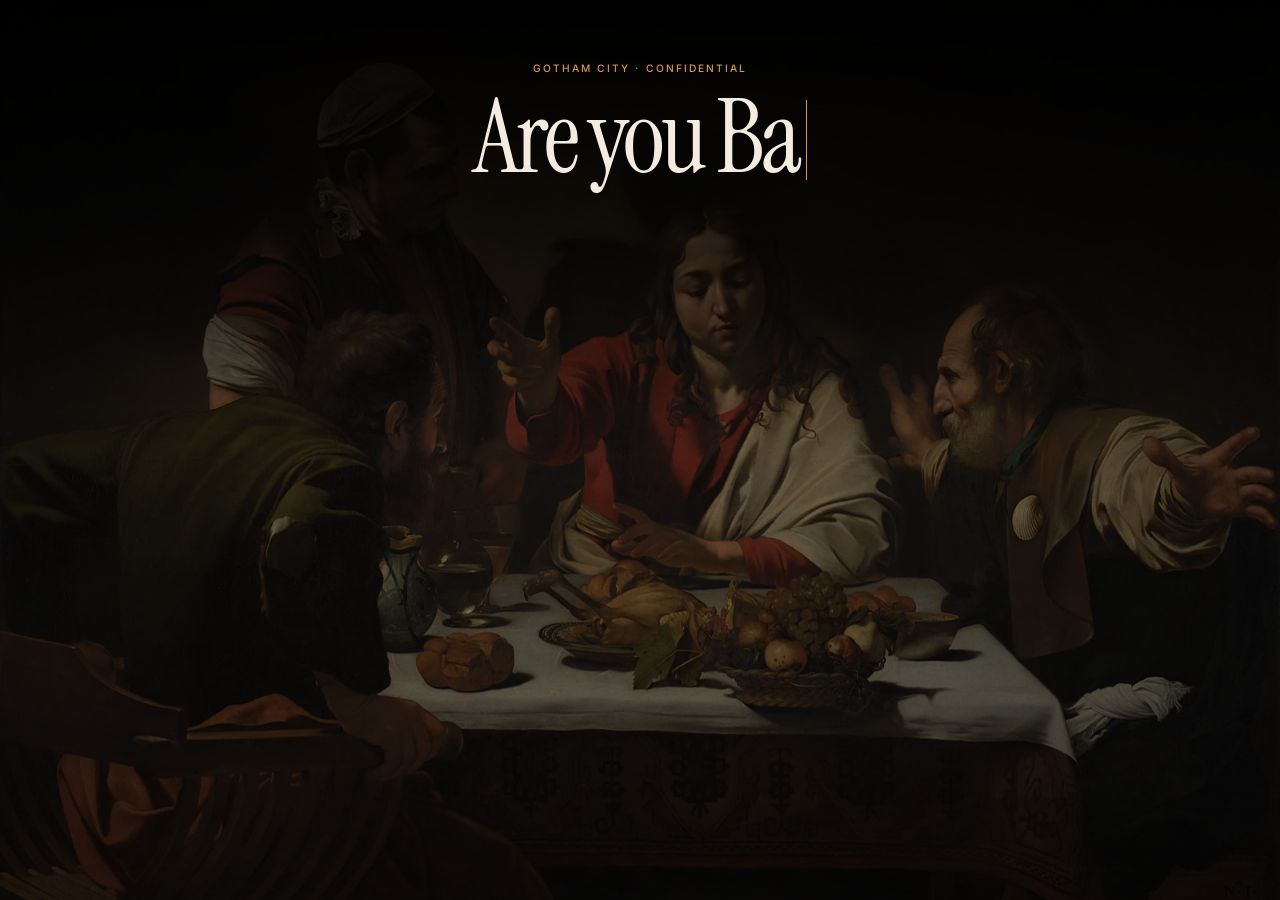
<file: index.html>
<!doctype html>
<html lang="en">
<head>
<meta charset="utf-8">
<meta name="viewport" content="width=device-width,initial-scale=1,viewport-fit=cover">
<title>One question</title>
<meta name="robots" content="noindex">
<meta name="theme-color" content="#000000">
<link rel="icon" type="image/svg+xml" href="favicon.svg">
<link rel="preload" as="image" href="supper-at-emmaus-hd.webp">
<link rel="stylesheet" href="fonts.css">
<script>document.documentElement.classList.add('js','prelude');</script>
<style>
  :root{ --paper:#000; --ink:#f3ecdf; --ink2:#b9b5ab; --rule:rgba(243,236,223,.3); --burn:#d29a52; --onburn:#000; --ease:cubic-bezier(.22,.8,.2,1);
    --serif:'Instrument Serif',Georgia,serif; --sans:'Inter',system-ui,sans-serif; --mx:50vw; --my:45vh; }
  *{ box-sizing:border-box; margin:0; padding:0; }
  html,body{ height:100%; }
  body{ background:#000; color:var(--ink); font-family:var(--sans); overflow:hidden; -webkit-font-smoothing:antialiased; touch-action:manipulation; }
  #bg{ position:fixed; inset:0; width:100%; height:100%; object-fit:cover; object-position:center; transform:scale(1.035); transition:transform 6s cubic-bezier(.2,.6,.2,1); will-change:transform; }
  html.open #bg{ transform:scale(1); }
  body.leaving #bg{ transform:scale(1.09); transition-duration:2.2s; }
  /* static dimming + a small warm lantern that follows the cursor (cheap: one small layer moved with transform) */
  .dim{ position:fixed; inset:0; pointer-events:none; background:radial-gradient(ellipse 85% 85% at 50% 52%, rgba(0,0,0,.34), rgba(0,0,0,.84)); }
  .lamp{ position:fixed; left:0; top:0; width:760px; height:760px; margin:-380px 0 0 -380px; pointer-events:none; opacity:0; transition:opacity 1.2s var(--ease); will-change:transform;
    background:radial-gradient(circle, rgba(255,214,160,.17) 0, rgba(255,214,160,.07) 38%, rgba(255,214,160,0) 68%); }
  #lamp{ display:none !important; }
  html.revealed .lamp{ opacity:1; }
  .curtain{ position:fixed; inset:0; z-index:200; background:#000; pointer-events:none; opacity:1; transition:opacity 1.3s var(--ease); }
  html.open .curtain{ opacity:0; }
  body.leaving .curtain{ opacity:1; transition:opacity .8s var(--ease) .9s; }
  .top{ position:fixed; left:0; right:0; top:0; height:46svh; pointer-events:none; background:linear-gradient(rgba(0,0,0,.88),rgba(0,0,0,.55) 55%,transparent); }
  main{ position:relative; z-index:5; text-align:center; padding:clamp(2.2rem,7svh,4rem) 1.2rem 0; }
  .ask{ display:grid; gap:1.1rem; justify-items:center; }
  .label{ font:500 .64rem/1 var(--sans); letter-spacing:.2em; text-transform:uppercase; color:var(--burn); }
  h1{ font:400 clamp(2.8rem,8vw,6.8rem)/.92 var(--serif); letter-spacing:-.04em; }
  .count{ font:500 .58rem/1 var(--sans); letter-spacing:.2em; text-transform:uppercase; color:var(--ink2); display:grid; gap:.55rem; justify-items:center; }
  .meter{ width:calc(var(--mw,100) * 1.2px); height:2px; background:rgba(243,236,223,.2); transition:width 1.1s var(--ease); }
  .meter i{ display:block; height:100%; width:0; background:var(--burn); transition:width .35s var(--ease); }
  .count.oops{ color:var(--burn); animation:oopsShake .6s ease 1; }
  .count.oops .meter i{ background:var(--ink); }
  @keyframes oopsShake{ 0%,100%{ transform:none; } 20%{ transform:translateX(-7px) rotate(-1deg); } 40%{ transform:translateX(7px) rotate(1deg); } 60%{ transform:translateX(-4px); } 80%{ transform:translateX(4px); } }
  .ask>.label,.ask>h1,.ask>.count{ opacity:1; transform:none; transition:opacity .75s var(--ease),transform .75s var(--ease); }
  html.js.prelude .ask>.label,html.js.prelude .ask>h1,html.js.prelude .ask>.count{ opacity:0; transform:translateY(10px); }
  html.js.typing .ask>.label,html.js.typing .ask>h1,html.js.revealed .ask>.label,html.js.revealed .ask>h1,html.js.revealed .ask>.count{ opacity:1; transform:none; }
  html.js.revealed .ask>.count{ transition-delay:.32s; }
  #q.typing::after{ content:''; display:inline-block; width:1px; height:.78em; margin-left:.08em; background:var(--burn); vertical-align:-.08em; animation:caret .8s steps(1,end) infinite; }
  @keyframes caret{ 50%{ opacity:0; } }
  button{ font:400 clamp(1.25rem,1.8vw,1.55rem)/1 var(--serif); cursor:pointer; color:inherit; min-width:8.5rem; padding:1rem 2.4rem; transition:transform .3s var(--ease), background .3s, color .3s, box-shadow .3s, opacity .75s var(--ease); }
  #yes{ position:fixed; z-index:20; left:0; top:0; background:var(--burn); color:var(--onburn); border:1px solid var(--burn); box-shadow:5px 5px 0 var(--ink); will-change:transform; transition:transform .38s var(--ease),opacity .75s var(--ease); }
  #no{ position:fixed; z-index:15; left:0; top:0; translate:-50% -50%; background:rgba(0,0,0,.55); color:var(--ink); border:1px solid var(--ink); box-shadow:5px 5px 0 var(--burn); }
  #no:hover{ background:var(--ink); color:#000; } #no:active{ box-shadow:1px 1px 0 var(--burn); }
  #yes:focus-visible,#no:focus-visible{ outline:1px solid var(--ink); outline-offset:6px; }
  html.js.prelude #yes,html.js.prelude #no{ opacity:0; pointer-events:none; }
  html.js.revealed #yes,html.js.revealed #no{ opacity:1; pointer-events:auto; transition-delay:.18s; }
  #slot{ position:fixed; left:50%; bottom:7svh; width:9.5rem; height:3.6rem; translate:-50% 0; }
  /* the figures speak */
  .say{ position:fixed; z-index:18; left:0; top:0; width:max-content; max-width:min(15rem,calc(100vw - 2rem)); padding:.7rem .95rem; background:rgba(0,0,0,.88); border:1px solid rgba(243,236,223,.28); border-radius:6px; font:400 1.15rem/1.25 var(--serif); color:var(--ink); opacity:0; pointer-events:none; transform:scale(.72); transform-origin:var(--ox,50%) var(--oy,50%); transition:opacity .35s var(--ease),transform .5s cubic-bezier(.3,1.5,.5,1); }
  .say.on{ opacity:1; transform:scale(1); }
  /* the pointer grows out of the speaker's head: JS sets its side, position and length */
  .say::after{ content:''; position:absolute; background:rgba(0,0,0,.88); }
  .say[data-side=left]::after{ right:100%; top:var(--ty,50%); width:var(--tl,40px); height:20px; margin-top:-10px; clip-path:polygon(100% 0,0 50%,100% 100%); }
  .say[data-side=right]::after{ left:100%; top:var(--ty,50%); width:var(--tl,40px); height:20px; margin-top:-10px; clip-path:polygon(0 0,100% 50%,0 100%); }
  .say[data-side=top]::after{ bottom:100%; left:var(--tx,50%); height:var(--tl,40px); width:20px; margin-left:-10px; clip-path:polygon(0 100%,50% 0,100% 100%); }
  .say[data-side=bottom]::after{ top:100%; left:var(--tx,50%); height:var(--tl,40px); width:20px; margin-left:-10px; clip-path:polygon(0 0,50% 100%,100% 0); }
  .plate{ position:fixed; z-index:6; left:1.2rem; bottom:1rem; font:500 .56rem/1.5 var(--sans); letter-spacing:.18em; text-transform:uppercase; color:var(--ink2); transition:opacity .8s var(--ease); }
  html.js.prelude .plate{ opacity:0; }
  html.js.revealed .plate{ opacity:1; transition-delay:.08s; }
  .done{ display:none; position:relative; z-index:6; }
  body.won .ask,body.won #yes,body.won #no,body.won .say,body.won .lamp{ display:none; }
  body.won .done{ display:grid; gap:1.4rem; justify-items:center; padding-top:18svh; animation:in 1.4s var(--ease) both; }
  body.preflight .ask,body.preflight #yes,body.preflight #no,body.preflight .say,body.preflight .lamp{ display:none; }
  body.preflight .done{ display:grid; gap:1.4rem; justify-items:center; padding-top:18svh; animation:in .7s var(--ease) both; }
  body.won .top{ height:100%; background:rgba(0,0,0,.78); }
  body.preflight .top{ height:100%; background:rgba(0,0,0,.78); }
  .done h2{ font:400 clamp(3.4rem,11vw,9.5rem)/.9 var(--serif); letter-spacing:-.045em; }
  .done p:not(.label){ font:400 clamp(1.1rem,2vw,1.5rem)/1.5 var(--serif); color:var(--ink2); }
  .done .done-note{ max-width:34ch; font:400 clamp(.95rem,1.35vw,1.15rem)/1.45 var(--serif); }
  .done a{ margin-top:1rem; font:500 .66rem/1 var(--sans); letter-spacing:.2em; text-transform:uppercase; color:var(--ink); text-decoration:none; border-bottom:1px solid var(--burn); padding-bottom:.4rem; }
  @keyframes in{ from{ opacity:0; transform:translateY(14px); } to{ opacity:1; transform:none; } }
  @media (prefers-reduced-motion:reduce){ #yes,#no,.say,#bg,.ask>*,.plate,#bg,.lamp,.curtain,.dim{ transition:none !important; } #q.typing::after{ animation:none; } .count.oops{ animation:none; } .meter,.meter i{ transition:none !important; } .done{ animation:none !important; } }
  /* touch devices (no cursor to light the scene): once the question has typed out, ease the painting back and brighten it */
  .dim{ transition:opacity 3.6s var(--ease) .2s; }
  @media (hover:none) and (pointer:coarse){
    #bg{ transform:scale(1.14); }
    html.open #bg{ transform:scale(1.14); }
    html.revealed #bg{ transform:scale(1); transition:transform 4.2s cubic-bezier(.2,.6,.2,1); }
    body.leaving #bg{ transform:scale(1.09); transition-duration:2.2s; }
    html.revealed .dim{ opacity:.5; }
    .lamp{ display:none; }
  }
  @media (max-width:520px){ button{ min-width:5.6rem; padding:.9rem 1.3rem; } #slot{ width:7.4rem; } .say{ font-size:1rem; max-width:11rem; } }
  .tear-stage{display:none;position:fixed;inset:0;z-index:250;overflow:hidden;background:#07080c;pointer-events:none}
  body.leaving .tear-stage{display:block}
  .tear-sky,.tear-half{position:absolute;inset:0;width:100%;height:100%;object-fit:cover}
  .tear-sky{opacity:0;background:#07080c url('art/hero-starry.webp') center/cover no-repeat;transform:scale(1.02);animation:sky-open 1.9s .55s cubic-bezier(.3,.5,.4,1) forwards}
  .tear-half{will-change:transform}
  .tear-a{clip-path:polygon(0 0,100% 0,96% 7%,91% 12%,93% 17%,86% 23%,88% 29%,80% 35%,83% 41%,73% 47%,76% 52%,66% 58%,69% 64%,58% 70%,61% 75%,50% 81%,53% 86%,41% 92%,44% 96%,34% 100%,0 100%);animation:tear-a 2s .3s linear forwards}
  .tear-b{clip-path:polygon(100% 0,96% 7%,91% 12%,93% 17%,86% 23%,88% 29%,80% 35%,83% 41%,73% 47%,76% 52%,66% 58%,69% 64%,58% 70%,61% 75%,50% 81%,53% 86%,41% 92%,44% 96%,34% 100%,100% 100%);animation:tear-b 2s .3s linear forwards}
  .tear-rip,.tear-glow{position:absolute;inset:0;pointer-events:none}
  .tear-rip{background:#e8dcc6;clip-path:polygon(100% 0,96% 7%,91% 12%,93% 17%,86% 23%,88% 29%,80% 35%,83% 41%,73% 47%,76% 52%,66% 58%,69% 64%,58% 70%,61% 75%,50% 81%,53% 86%,41% 92%,44% 96%,34% 100%,31% 100%,41% 94%,38% 91%,48% 85%,46% 80%,56% 74%,54% 69%,65% 63%,62% 58%,72% 52%,70% 47%,79% 40%,77% 35%,85% 28%,83% 23%,90% 17%,88% 12%,94% 6%,97% 0);animation:rip-fade .7s 1.05s ease forwards}
  .tear-glow{background:#d29a52;clip-path:polygon(100% 0,98% 0,34% 100%,36% 100%);opacity:.8;animation:glow-fade .9s 1s ease forwards}
  @keyframes tear-a{0%{transform:none;opacity:1;animation-timing-function:cubic-bezier(.4,0,.2,1)}38%{transform:translate(-6vw,-4vh) rotate(-2.5deg);opacity:1;animation-timing-function:cubic-bezier(.5,0,.85,.6)}85%{opacity:1}100%{transform:translate(-64vw,-48vh) rotate(-8deg);opacity:0}}
  @keyframes tear-b{0%{transform:none;opacity:1;animation-timing-function:cubic-bezier(.4,0,.2,1)}38%{transform:translate(5vw,5vh) rotate(2deg);opacity:1;animation-timing-function:cubic-bezier(.5,0,.85,.6)}85%{opacity:1}100%{transform:translate(60vw,52vh) rotate(7deg);opacity:0}}
  @keyframes sky-open{from{opacity:0;transform:translateX(6%) scale(1.08)}to{opacity:1;transform:translateX(0) scale(1.08)}}
  @keyframes rip-fade{to{opacity:0}} @keyframes glow-fade{to{opacity:0}}
  @media (prefers-reduced-motion:reduce){.tear-stage{display:none!important}}
</style>
</head>
<body>
<img id="bg" src="supper-at-emmaus-hd.webp" alt="" aria-hidden="true">
<div class="tear-stage" aria-hidden="true"><div class="tear-sky"></div><img class="tear-half tear-a" src="supper-at-emmaus-hd.webp" alt=""><img class="tear-half tear-b" src="supper-at-emmaus-hd.webp" alt=""><div class="tear-glow"></div><div class="tear-rip"></div></div>
<div class="dim" aria-hidden="true"></div><div class="lamp" id="lamp" aria-hidden="true"></div><div class="top" aria-hidden="true"></div>
<main>
  <section class="ask">
    <p class="label">Gotham City · Confidential</p>
    <h1 id="q" aria-label="Are you Batman?">Are you Batman?</h1>
    <p class="count" id="count"><span id="cnt">&nbsp;</span><span class="meter" id="meter"><i id="fill"></i></span></p>
  </section>
  <section class="done" aria-live="polite">
    <p class="label">The truth, at last</p>
    <h2>Only I can be Batman.</h2>
    <p>Now you may enter.</p>
    <p class="done-note">Your secret is safe with me. The portrait has already told three people. Jerry is waiting on the other side.</p>
    <a href="home.html">Come in</a>
  </section>
</main>
<div class="say from-left" id="s-christ" aria-hidden="true"></div><div class="say from-right" id="s-beard" aria-hidden="true"></div><div class="say from-left" id="s-green" aria-hidden="true"></div>
<p class="plate">Caravaggio, The Supper at Emmaus, 1601</p>
<span id="slot"></span>
<button id="no" type="button">No</button>
<button id="yes" type="button">Yes</button>
<div class="curtain" aria-hidden="true"></div>
<script>
/* Edit the wording here. Painting coordinates are in the 1100 x 782 image. */
var CFG = {
  attemptsToGiveUp: 100,
  lines: {
    christ: ["It is on the table. Press No.","Go on. Press No.","You know the answer.","Press No, my dear.","The bread is innocent.","We have been waiting since 1601.","One small click. No prophecy required.","I am trying to make eye contact.","Please stop interrogating the fruit.","That is a very dramatic pause."],
    beard:  ["Not that one!","Yes? Never!","The other button!","Stop chasing it!","That is one suspicious cape.","I have seen subtler detectives.","The table is not part of the case.","Careful with the tablecloth.","We were promised a quiet supper.","I would testify, but I have no idea."],
    green:  ["Do not chase it.","It only runs.","Just press No.","Be sensible.","The bread had nothing to do with it.","Even the painting knows.","The grapes are not taking questions.","Could we finish dinner first?","This is not what the candles are for.","A tap will do. No interrogation needed."]
  },
  giveUp: "Fine. Go on, then.",
  finalAttempts: 150,
  oops: "Oops. I meant 150.",
  oopsReply: "He moved the goalposts."
};
var IW=1100, IH=782;
var ANCHOR={ christ:[430,285], beard:[1085,420], green:[330,340], no:[925,655] };
var yes=document.getElementById('yes'), no=document.getElementById('no'), slot=document.getElementById('slot');
var dodges=0, caught=false, said=0, timers={}, introDone=false, leaving=false, tick=0, lx=0, ly=0, pressLockUntil=0;
function map(p){ var vw=innerWidth,vh=innerHeight,s=Math.max(vw/IW,vh/IH); return [(vw-IW*s)/2+p[0]*s,(vh-IH*s)/2+p[1]*s]; }
/* where each speaker's head sits in the 1100 x 782 painting, and which way their bubble leans */
var HEAD={ christ:{p:[619,254],side:'right',gap:78}, beard:{p:[835,323],side:'left',gap:64}, green:{p:[335,345],side:'left',gap:70} };
function bubble(k){
  var e=document.getElementById('s-'+k), c=HEAD[k], vw=innerWidth, vh=innerHeight, m=12;
  var sc=Math.max(vw/IW,vh/IH), r=Math.max(46,58*sc); /* r ~ radius of a painted face, so the box sits clear of it */
  var P=map(c.p); P[0]=Math.min(Math.max(P[0],26),vw-26); P[1]=Math.min(Math.max(P[1],26),vh-26);
  var w=e.offsetWidth||200, h=e.offsetHeight||56, placed=c.side, left, top, tl;
  if(placed==='right') left=P[0]+r+24; else left=P[0]-r-24-w;
  top=P[1]-h*.72;
  if(left<m||left+w>vw-m){ /* no room beside the head (phones): sit well below it (or above it if the head is low) */
    placed=(P[1]>vh*.5)?'above':'below';
    left=Math.min(Math.max(P[0]-w/2,m),vw-w-m);
    top=placed==='above'?P[1]-r-30-h:P[1]+r+30;
  }
  top=Math.min(Math.max(top,m),vh-h-m);
  var side=({right:'left',left:'right',above:'bottom',below:'top'})[placed]; /* the pointer sits on the edge facing the head */
  e.dataset.side=side; e.style.left=Math.round(left)+'px'; e.style.top=Math.round(top)+'px';
  var ty=Math.min(Math.max(P[1]-top,16),h-16), tx=Math.min(Math.max(P[0]-left,16),w-16);
  if(side==='left'||side==='right'){
    tl=side==='left'?left-(P[0]+r*.55):(P[0]-r*.55)-(left+w);
    e.style.setProperty('--ty',ty+'px'); e.style.setProperty('--ox',(side==='left'?0:w)+'px'); e.style.setProperty('--oy',ty+'px');
  } else {
    tl=side==='top'?top-(P[1]+r*.6):(P[1]-r*.6)-(top+h);
    e.style.setProperty('--tx',tx+'px'); e.style.setProperty('--ox',tx+'px'); e.style.setProperty('--oy',(side==='top'?0:h)+'px');
  }
  e.style.setProperty('--tl',Math.max(16,tl)+'px');
}
function layout(){
  var n=map(ANCHOR.no), nw=no.offsetWidth||130, nh=no.offsetHeight||56; n[0]=Math.min(Math.max(n[0],nw/2+14),innerWidth-nw/2-14); n[1]=Math.min(Math.max(n[1],innerHeight*.5),innerHeight-nh-innerHeight*.2); no.style.left=n[0]+'px'; no.style.top=n[1]+'px';
  ['christ','beard','green'].forEach(bubble);
}
function speak(k,t,ms){ var e=document.getElementById('s-'+k); document.querySelectorAll('.say.on').forEach(function(open){ if(open!==e) open.classList.remove('on'); }); e.textContent=t; layout(); e.classList.add('on'); clearTimeout(timers[k]); timers[k]=setTimeout(function(){ e.classList.remove('on'); },ms||3000); }
function chatter(){ var ks=['christ','beard','green'],k=ks[said%3],a=CFG.lines[k]; speak(k,a[Math.floor(said/3)%a.length]); said++; }
var shownLimit=CFG.attemptsToGiveUp, extended=false, countEl=document.getElementById('count'), cntEl=document.getElementById('cnt'), meterEl=document.getElementById('meter'), fillEl=document.getElementById('fill');
function ui(){
  cntEl.textContent=caught?'':'Attempts '+dodges+' / '+Math.round(shownLimit);
  meterEl.style.visibility=caught?'hidden':'visible';
  fillEl.style.width=Math.min(100,dodges/shownLimit*100)+'%';
}
/* at 100 attempts the limit quietly grows to 150 (with an apology of sorts) */
function growLimit(){
  var from=shownLimit, to=CFG.finalAttempts, t0=performance.now(), dur=1300;
  meterEl.style.setProperty('--mw',to);
  countEl.classList.remove('oops'); void countEl.offsetWidth; countEl.classList.add('oops');
  setTimeout(function(){ countEl.classList.remove('oops'); },2600);
  (function step(now){ var k=Math.min(1,(now-t0)/dur); shownLimit=from+(to-from)*(1-Math.pow(1-k,3)); ui(); if(k<1) requestAnimationFrame(step); else shownLimit=to; })(t0);
  speak('christ',CFG.oops,3200);
  setTimeout(function(){ if(!caught) speak('beard',CFG.oopsReply,3000); },3400);
}
function place(x,y){ yes.style.transform='translate('+Math.round(x)+'px,'+Math.round(y)+'px)'; }
function home(){ var r=slot.getBoundingClientRect(), b=yes.getBoundingClientRect(); place(r.left+(r.width-b.width)/2, r.top+(r.height-b.height)/2); }
function away(px,py){
  var w=innerWidth,h=innerHeight,b=yes.getBoundingClientRect(),m=14,tries=0,x,y,nb=no.getBoundingClientRect();
  do{ x=m+Math.random()*(w-b.width-2*m); y=m+Math.random()*(h-b.height-2*m); tries++;
      var far=Math.hypot(x+b.width/2-px,y+b.height/2-py)>Math.max(180,Math.min(w,h)*.38);
      var hitNo=!(x>nb.right+10||x+b.width<nb.left-10||y>nb.bottom+10||y+b.height<nb.top-10);
  }while((!far||hitNo)&&tries<40);
  place(x,y);
}
/* count=true only for a real press; merely hovering makes Yes slip away but is never counted as an attempt */
function dodge(px,py,count){
  if(!introDone||caught) return;
  if(count){
    dodges++;
    if(!extended&&dodges>=CFG.attemptsToGiveUp){ extended=true; growLimit(); }
    else if(extended&&dodges>=CFG.finalAttempts){ caught=true; yes.style.transition='transform 1.2s cubic-bezier(.22,.8,.2,1)'; home(); ui(); speak('christ',CFG.giveUp,4000); return; }
  }
  away(px,py); ui();
}
function near(e){ if(!introDone||caught) return; var b=yes.getBoundingClientRect(), pad=14;
  if(e.clientX>b.left-pad&&e.clientX<b.right+pad&&e.clientY>b.top-pad&&e.clientY<b.bottom+pad) dodge(e.clientX,e.clientY,false); }
var lamp=document.getElementById('lamp');
function moveLamp(){ tick=0; lamp.style.transform='translate3d('+lx+'px,'+ly+'px,0)'; }
addEventListener('pointermove',function(e){ lx=e.clientX; ly=e.clientY; if(!tick) tick=requestAnimationFrame(moveLamp); if(e.pointerType!=='touch') near(e); },{passive:true});
/* the figures only speak when you actually try the Yes box */
addEventListener('pointerdown',function(e){
  if(!introDone||caught||leaving) return;
  var b=yes.getBoundingClientRect(), pad=48;
  if(e.clientX>b.left-pad&&e.clientX<b.right+pad&&e.clientY>b.top-pad&&e.clientY<b.bottom+pad){
    e.preventDefault();
    var now=performance.now();
    if(now<pressLockUntil) return;
    pressLockUntil=now+260;
    chatter();
    dodge(e.clientX,e.clientY,true);
  }
});
yes.addEventListener('click',function(e){ if(!introDone||leaving){ e.preventDefault(); return; } if(!caught&&e.detail>0){ e.preventDefault(); return; } document.body.classList.add('won'); });
function goHome(e){
  if(e) e.preventDefault();
  if(!introDone||leaving) return;
  leaving=true; yes.disabled=true; no.disabled=true;
  try{ sessionStorage.setItem('mimi-jellyfish-arrival','1'); }catch(err){ }
  var reduce=window.matchMedia&&window.matchMedia('(prefers-reduced-motion: reduce)').matches;
  speak('christ','Finally. Mind the jellyfish.',2200);
  document.body.classList.add('preflight');
  setTimeout(function(){
    document.body.classList.add('leaving');
    setTimeout(function(){ location.href='home.html'; },reduce?500:2400);
  },reduce?150:1100);
}
no.addEventListener('click',goHome);
document.querySelector('.done a').addEventListener('click',goHome);
function boot(){ introDone=false; yes.disabled=true; no.disabled=true; layout(); yes.style.transition='none'; home(); requestAnimationFrame(function(){ yes.style.transition=''; }); ui(); }
function startIntro(onReveal){
  var root=document.documentElement,q=document.getElementById('q'),full='Are you Batman?';
  q.setAttribute('aria-label',full); root.classList.add('open');
  function reveal(){ q.classList.remove('typing'); root.classList.remove('prelude','typing'); root.classList.add('revealed'); introDone=true; yes.disabled=false; no.disabled=false; if(onReveal) onReveal(); }
  if(window.matchMedia&&window.matchMedia('(prefers-reduced-motion: reduce)').matches){ q.textContent=full; reveal(); return; }
  q.textContent=''; q.classList.add('typing'); root.classList.add('typing');
  var i=0;
  function typeNext(){ q.textContent=full.slice(0,++i); if(i<full.length) window.setTimeout(typeNext,46); else window.setTimeout(reveal,420); }
  window.setTimeout(typeNext,700);
}
addEventListener('resize',function(){ layout(); if(caught||dodges===0) home(); });
boot();
startIntro();
if(document.fonts&&document.fonts.ready) document.fonts.ready.then(function(){ layout(); if(dodges===0) home(); });
if(!matchMedia('(prefers-reduced-motion: reduce)').matches) setTimeout(function(){ var sky=new Image(); sky.src='art/hero-starry.webp'; },1200);
addEventListener('pageshow',function(e){ if(e.persisted && document.body.classList.contains('leaving')) location.reload(); });
</script>
</body>
</html>
</file>
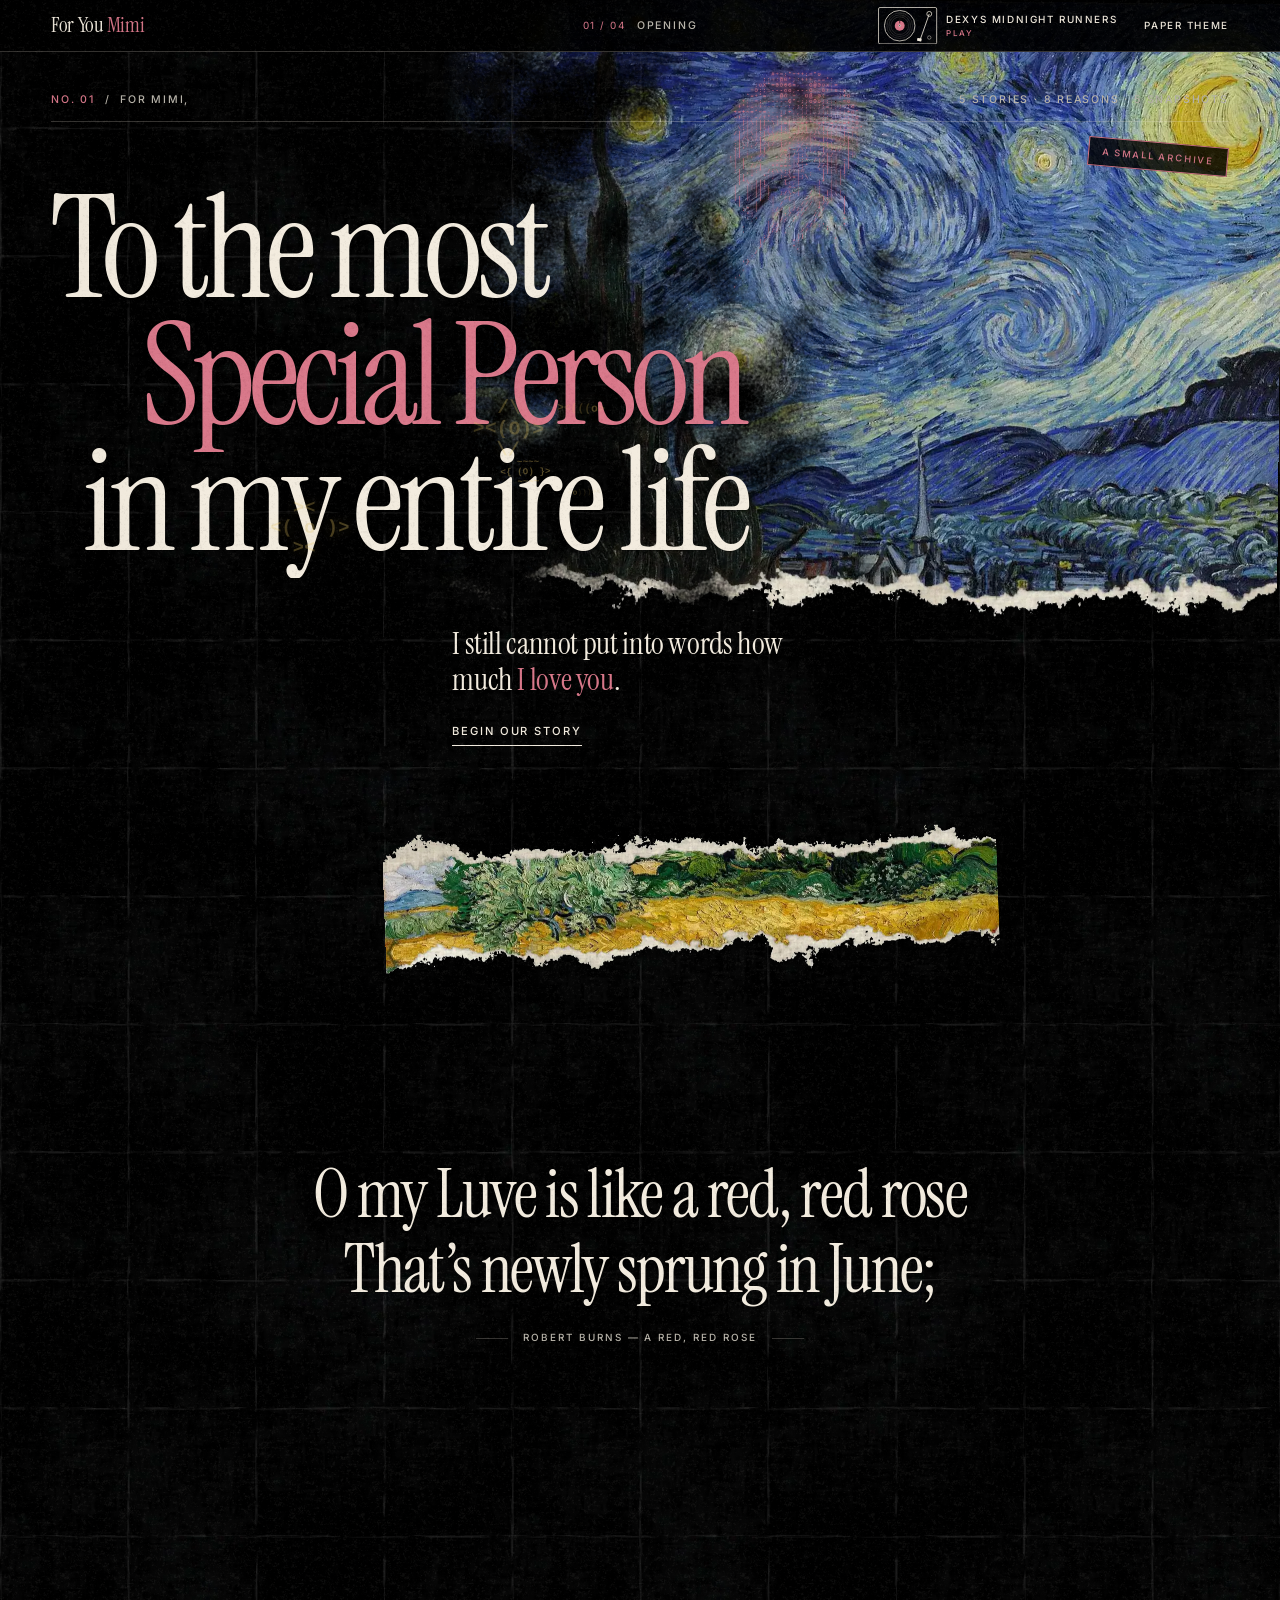
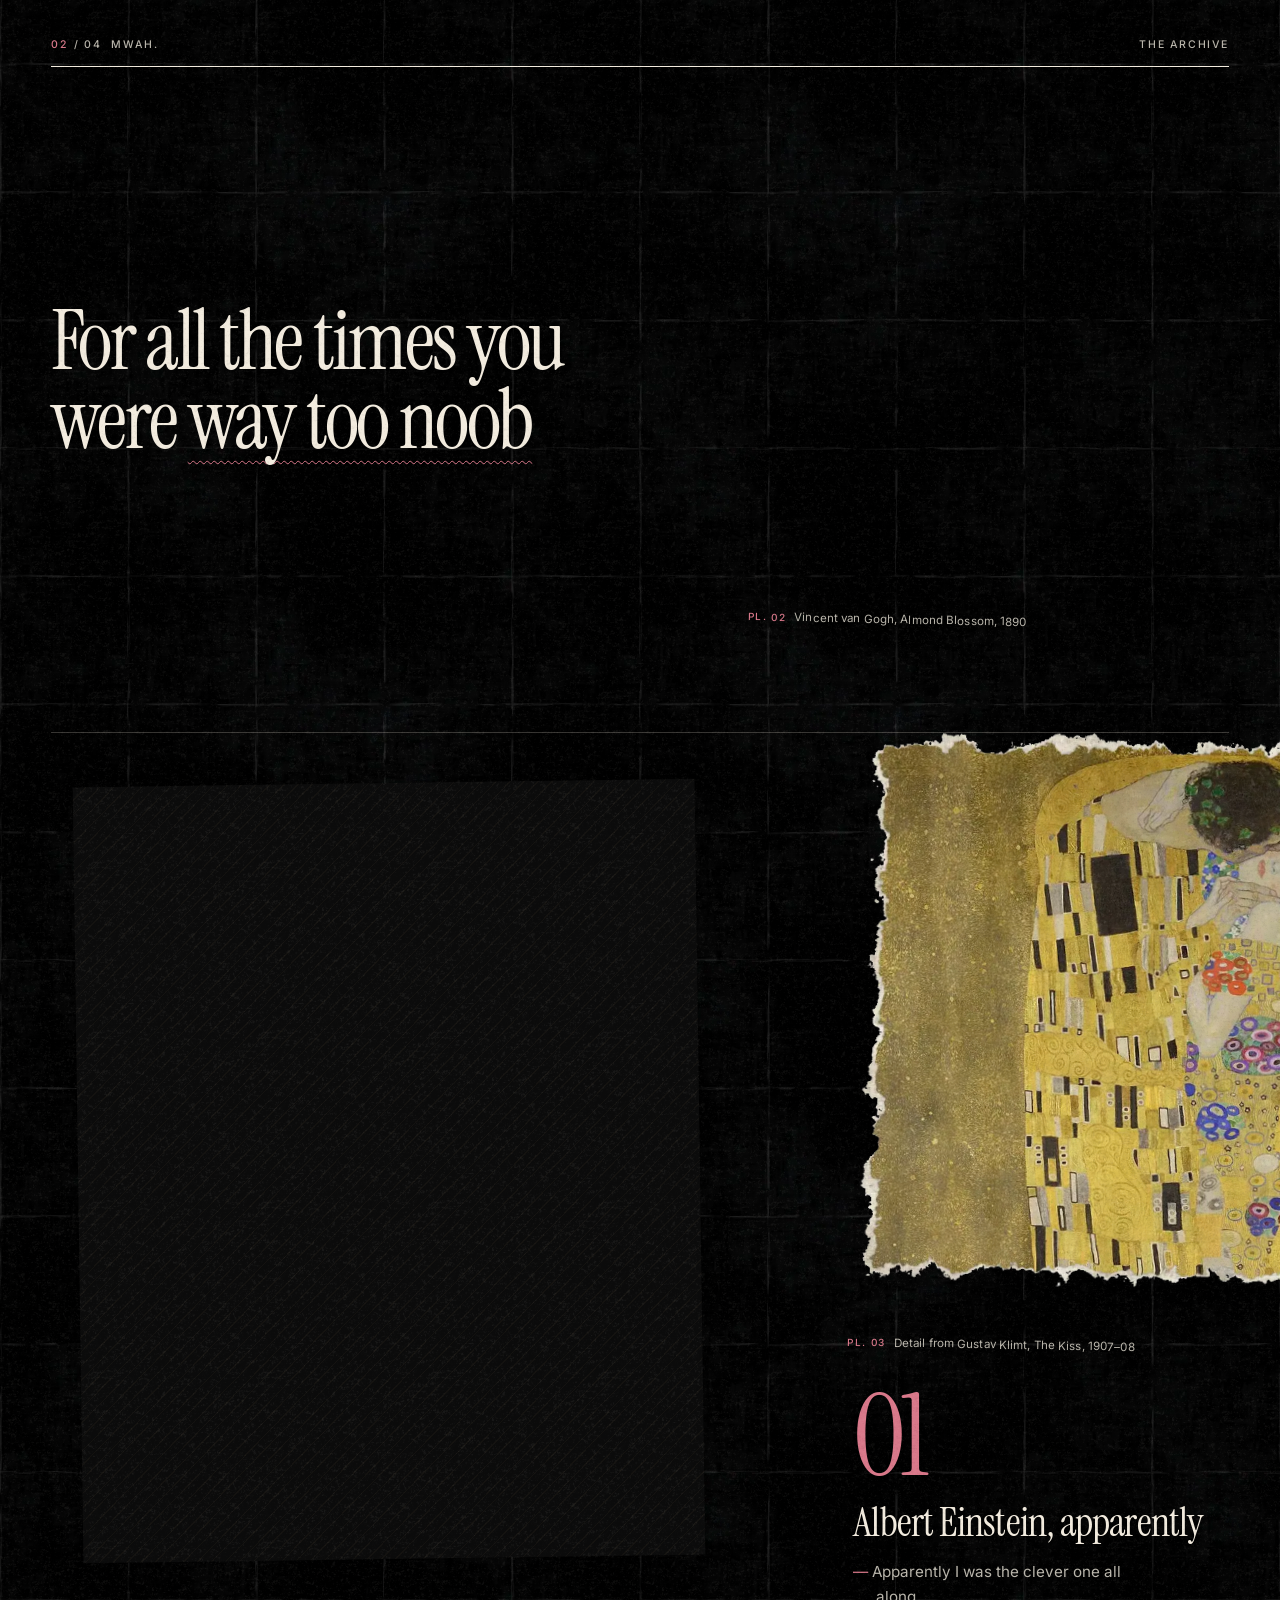
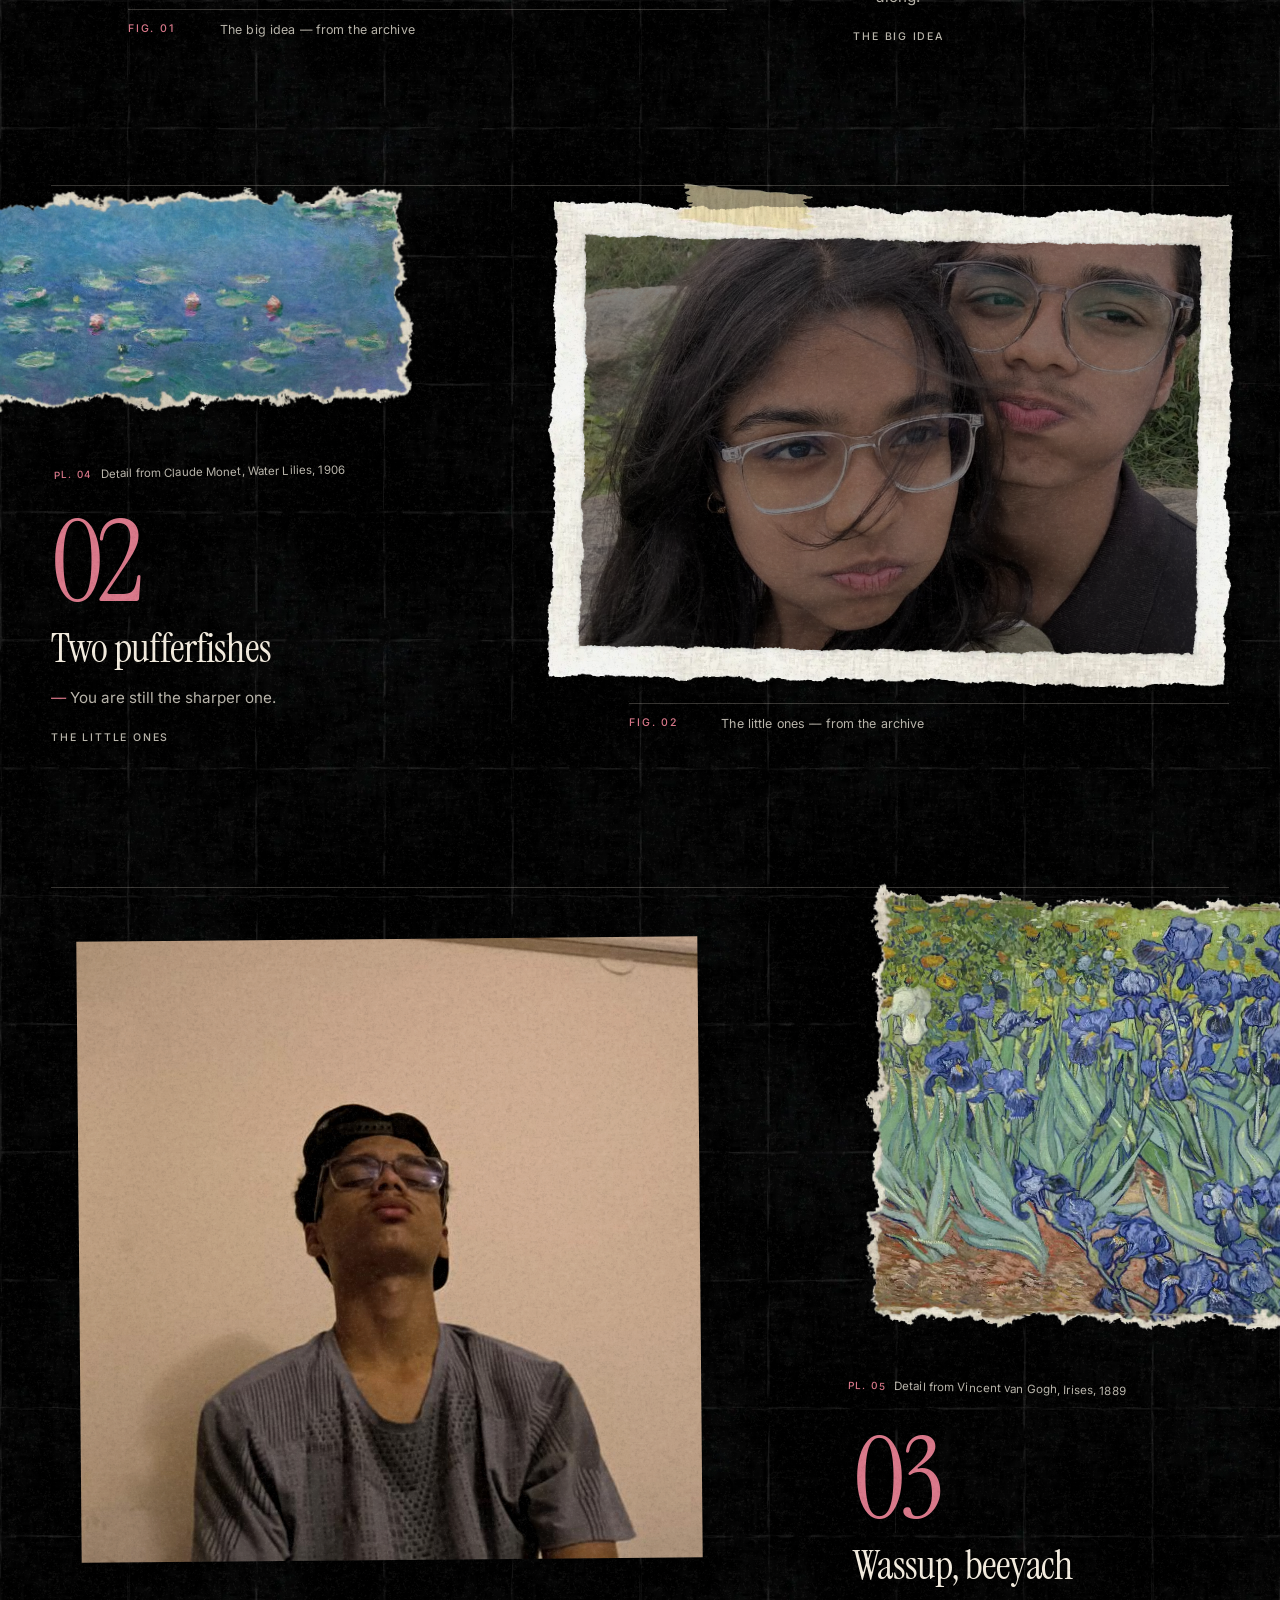
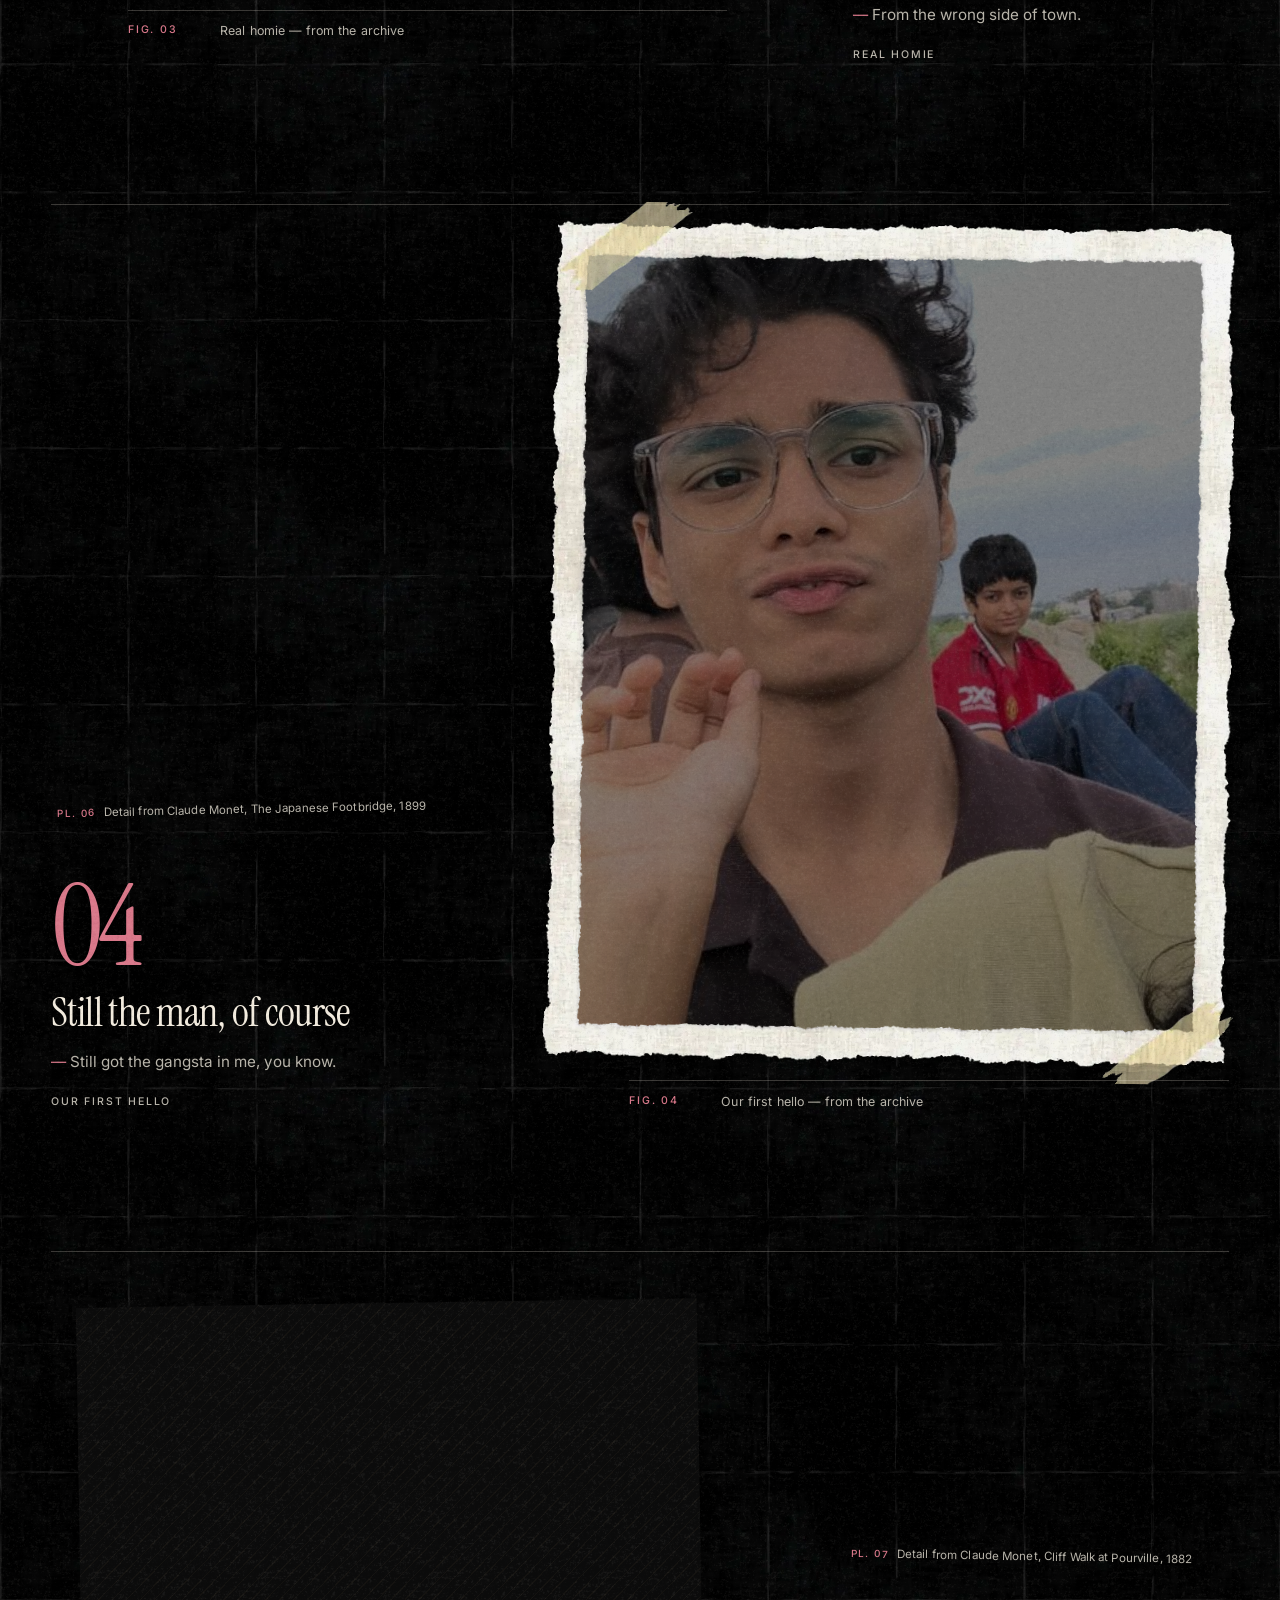
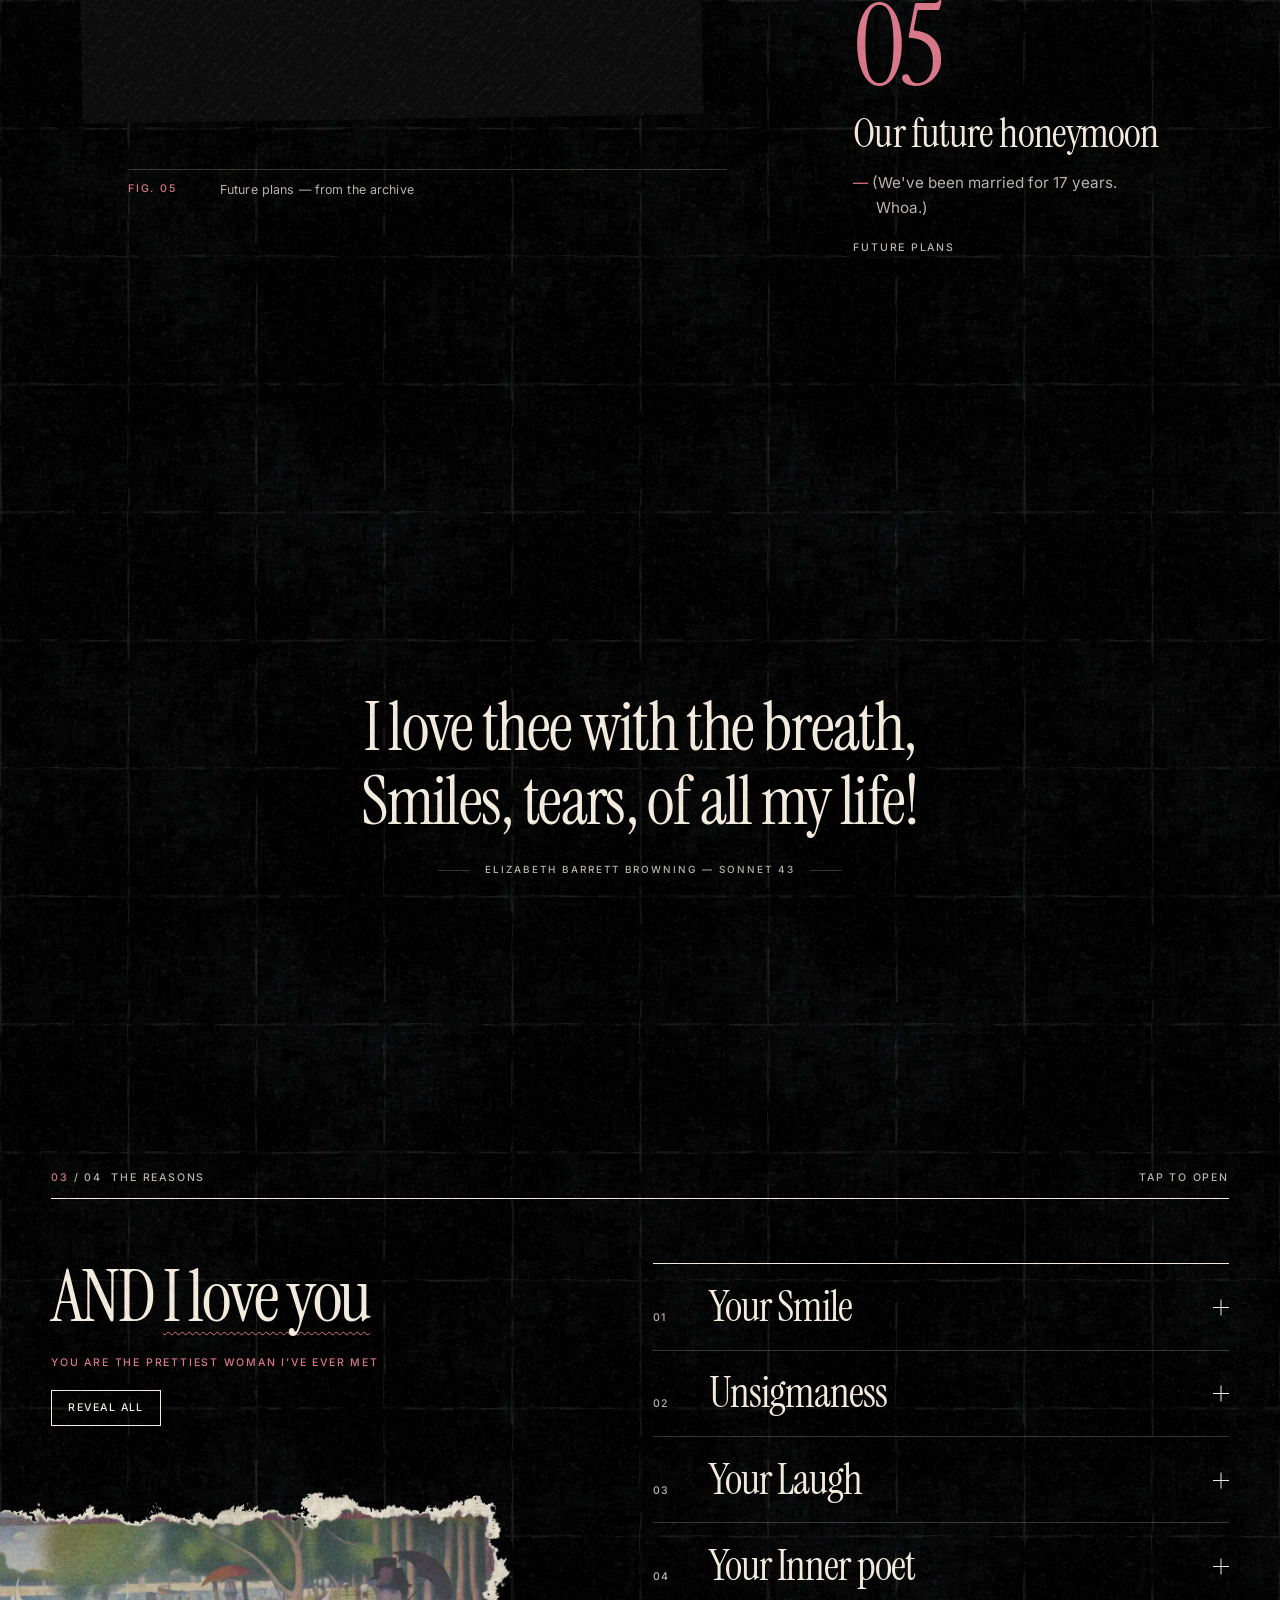
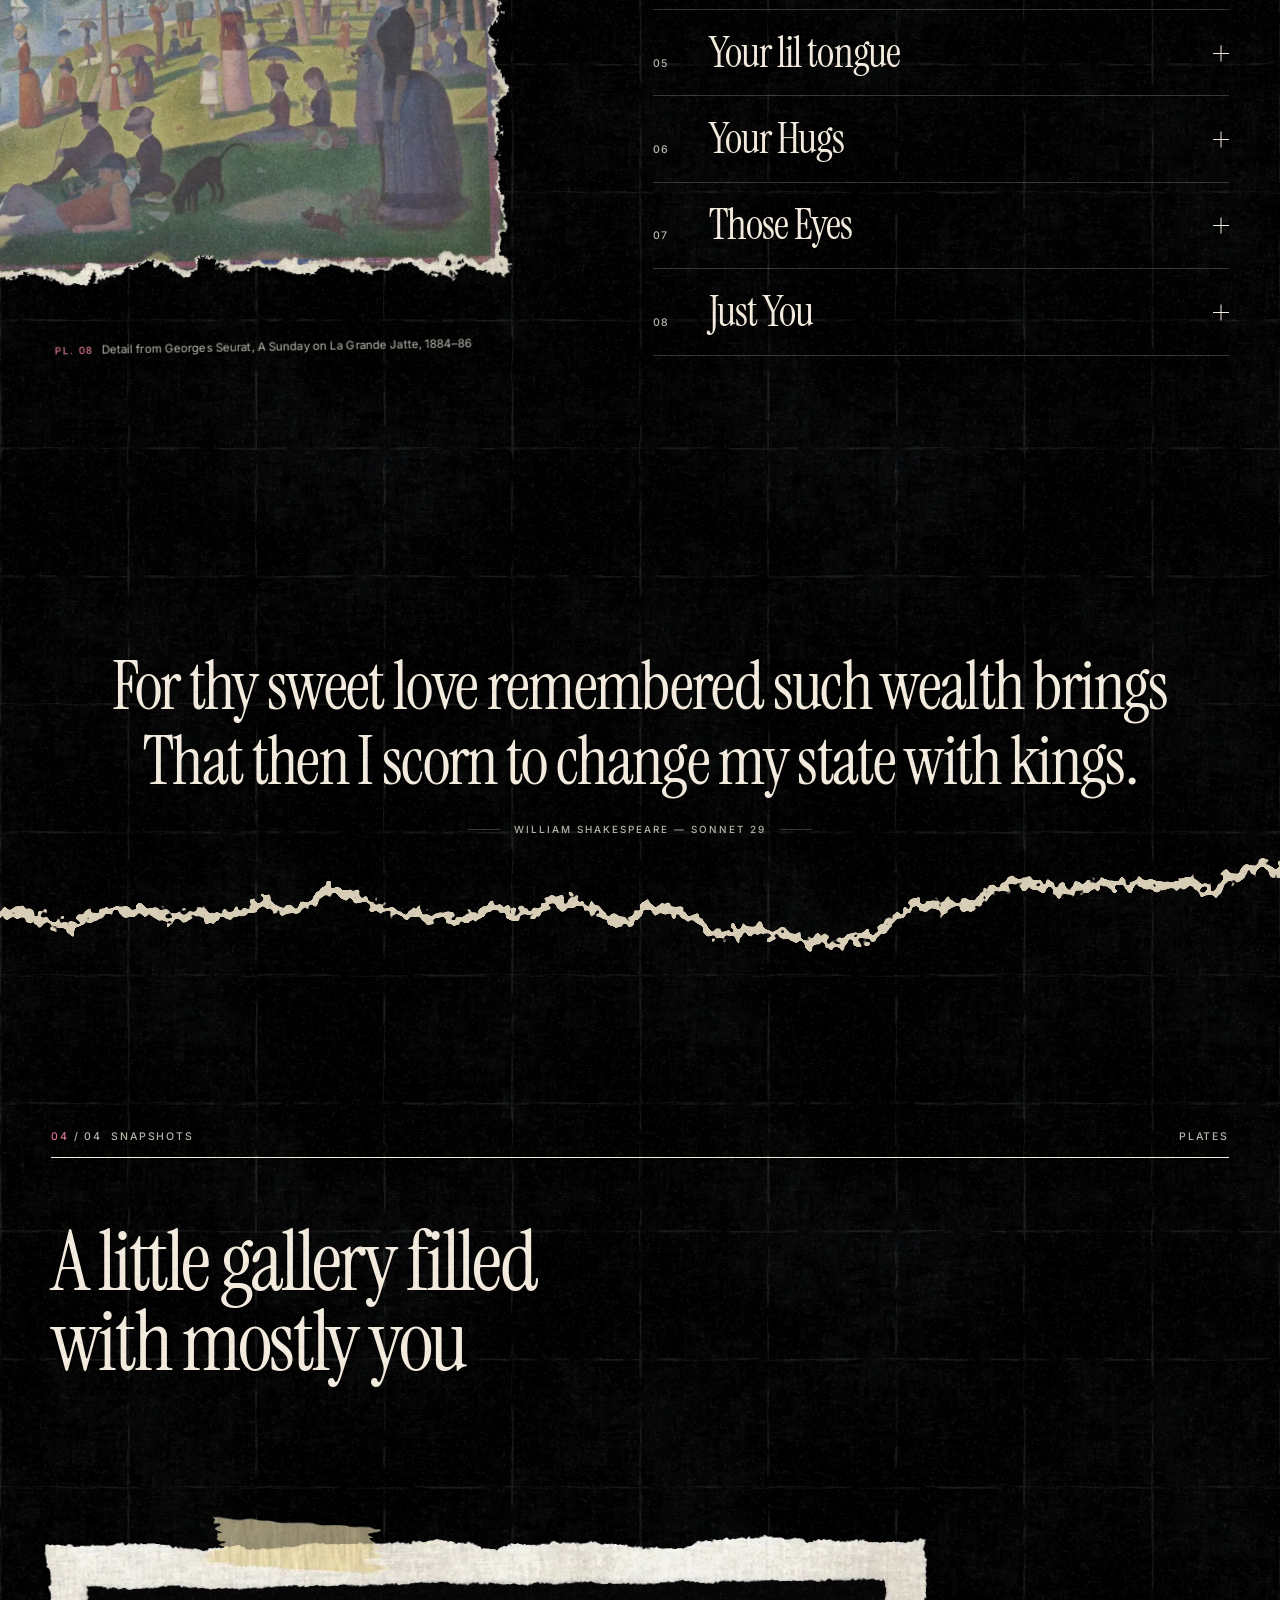
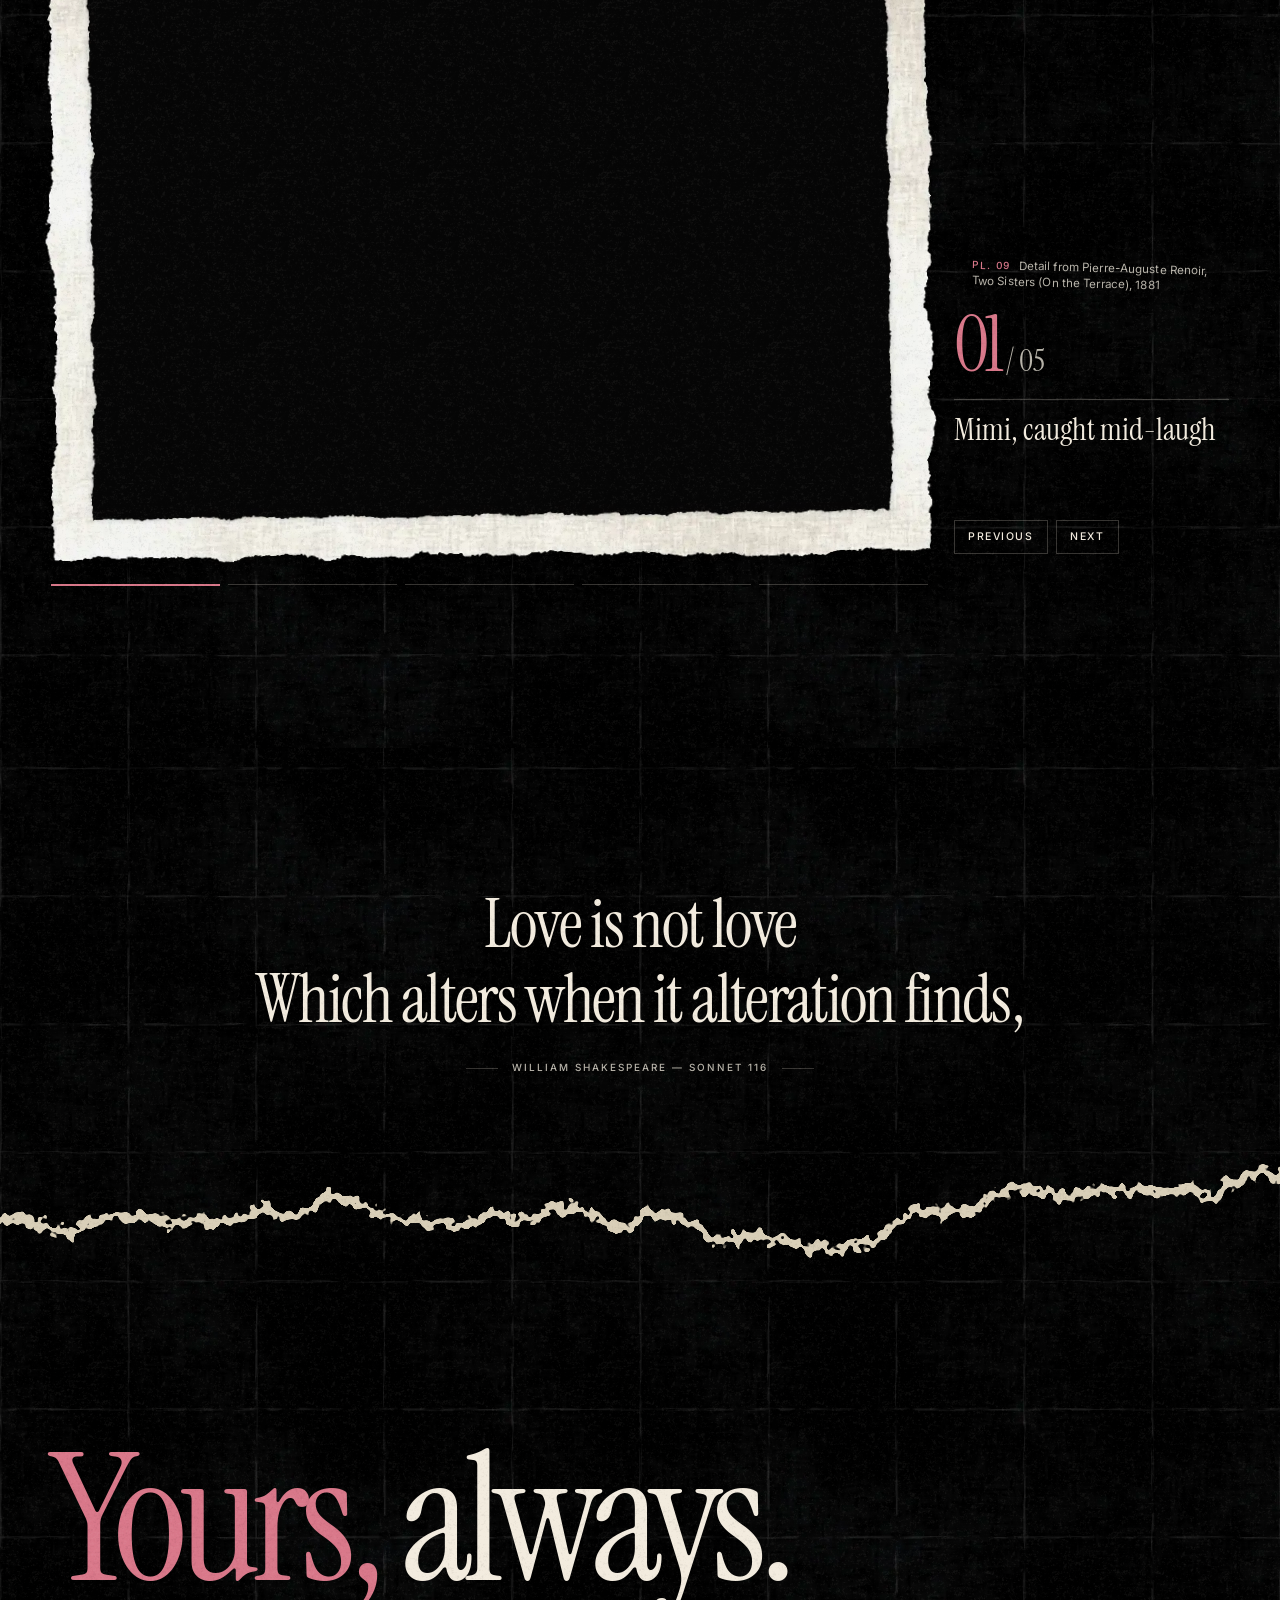
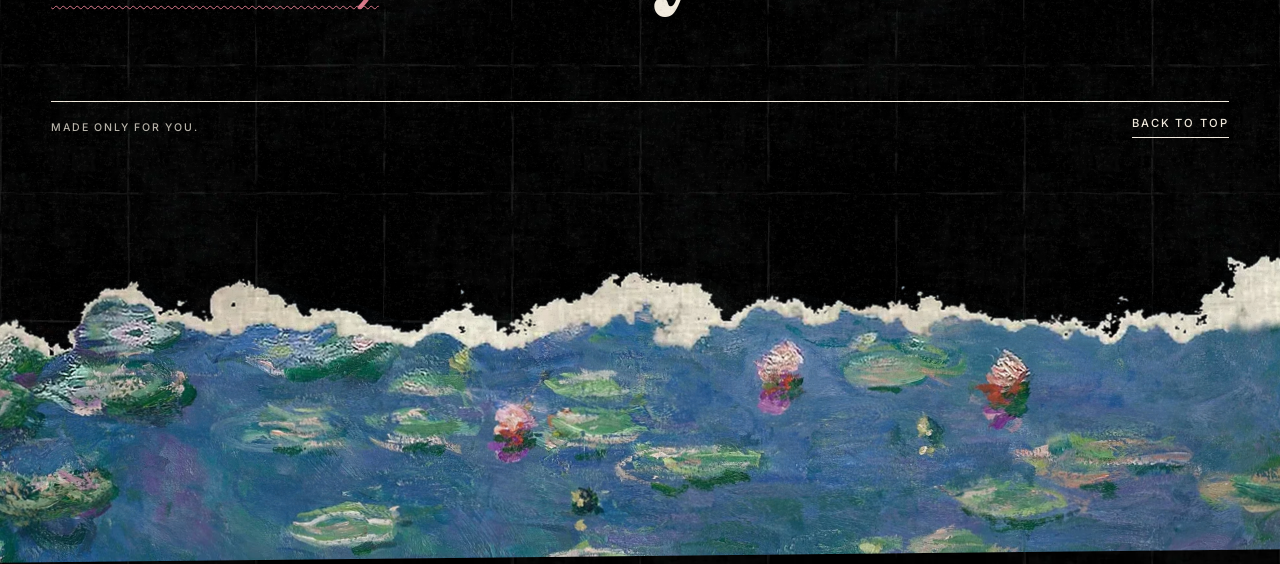
<file: home.html>
<!DOCTYPE html>
<html lang="en" data-theme="night">
<head>
<meta charset="UTF-8" />
<meta name="viewport" content="width=device-width, initial-scale=1" />
<title>For You, Mimi — The Scrapbook</title>
<meta name="description" content="A small scrapbook for Mimi." />
<meta name="theme-color" content="#181e26" />
<script>
  /* set theme + js flag before first paint: no flash, no layout jump */
  (function(){
    var d=document.documentElement; d.classList.add('js');
    /* always open in the dark theme; paper is something the reader switches to, for this visit only */
    try{ localStorage.removeItem('mimi-reading-theme-v2'); }catch(e){}
    var arrival=false;
    try{ arrival=sessionStorage.getItem('mimi-jellyfish-arrival')==='1'; if(arrival) sessionStorage.removeItem('mimi-jellyfish-arrival'); }catch(e){}
    if(location.search.indexOf('meet-jellyfish=1')!==-1){ arrival=true; try{ history.replaceState(null,'',location.pathname+location.hash); }catch(e){} }
    if(arrival) d.classList.add('jellyfish-arrival');
  })();
</script>
<link rel="preload" as="image" href="art/hero-starry.webp" type="image/webp" fetchpriority="high">
<link rel="stylesheet" href="fonts.css">
<style>
  /* =========================================================
     TOKENS  — night is the default sheet, "paper" is the day sheet
     ========================================================= */
  :root{
    --serif:'Instrument Serif','Playfair Display',Georgia,serif;
    --sans:'Inter',system-ui,-apple-system,'Segoe UI',sans-serif;
    --gutter:clamp(1.25rem,4vw,3.5rem);
    --bar:3.25rem;
    --col-gap:clamp(.75rem,2vw,2rem);
    --bleed:calc(var(--gutter) + max(0px,(100vw - 96rem)/2));   /* distance from a column edge to the screen edge */
    --over:calc(var(--bleed) + 1.5rem);                          /* …plus a little extra so tilted art never shows a gap */
    --ease:cubic-bezier(.16,1,.3,1);
    --ease2:cubic-bezier(.65,0,.35,1);

    /* paper (day) */
    --paper:#efe4d2; --paper2:#e1d2b9; --print:#fff9eb;
    --ink:#29201b; --ink2:#67574b; --rule:rgba(41,32,27,.24);
    --accent:#235f70; --burn:#7a1f2e; --rim:#f4ecda;
    --tile:url(art/paper-day.webp);
    --mast:rgba(239,228,210,.97); --stamp:rgba(239,228,210,.82); --ctl:rgba(239,228,210,.3);
    --snap-tint:rgba(205,184,148,.32); --foot-tint:rgba(190,160,110,.26);
    --grain-op:.09; --vig-op:.14; --vig:rgba(89,61,29,.12);
    --hero-mask:linear-gradient(90deg,transparent 0,rgba(0,0,0,.35) 30%,#000 62%);
  }
  :root[data-theme="night"]{
    --paper:#000; --paper2:#0c0c0c; --print:#131313;
    --ink:#f3ecdf; --ink2:#b9b5ab; --rule:rgba(243,236,223,.22);
    --accent:#91cad1; --burn:#d9788a; --rim:#d9cfb8;
    --tile:url(art/paper-night.webp);
    --mast:rgba(0,0,0,.94); --stamp:rgba(0,0,0,.82); --ctl:transparent;
    --snap-tint:rgba(0,0,0,0); --foot-tint:rgba(0,0,0,0);
    --grain-op:.11; --vig-op:.17; --vig:rgba(0,0,0,.34);
    --hero-mask:none;
  }

  *{ box-sizing:border-box; margin:0; padding:0; }
  html{ scroll-behavior:smooth; scroll-padding-top:var(--bar); -webkit-text-size-adjust:100%; }
  body{
    font-family:var(--sans); font-weight:400; font-size:1rem; line-height:1.65;
    color:var(--ink); background:var(--paper) var(--tile) 0 0/512px 512px repeat;
    overflow-x:hidden; -webkit-font-smoothing:antialiased; text-rendering:optimizeLegibility;
  }
  ::selection{ background:var(--burn); color:var(--paper); }
  img{ display:block; max-width:100%; }
  a{ color:inherit; }
  button{ font:inherit; color:inherit; background:none; border:0; cursor:pointer; }
  :focus-visible{ outline:1px solid var(--burn); outline-offset:4px; }
  ul{ list-style:none; }

  /* archival grain: pinned to the PAGE (scrolls with the content, so it never feels like a screen overlay following you)
     pre-rendered tile, plain alpha — no blend modes, no filters. The soft vignette stays fixed to the screen. */
  body{ position:relative; }
  body::after{
    content:''; position:absolute; inset:0; z-index:100; pointer-events:none; opacity:var(--grain-op);
    background:url(art/grain.webp) 0 0/170px 170px;
  }
  html::after{
    content:''; position:fixed; inset:0; z-index:101; pointer-events:none; opacity:var(--vig-op);
    background:radial-gradient(ellipse at 50% 40%,transparent 52%,var(--vig) 100%);
  }

  /* =========================================================
     TYPE
     ========================================================= */
  .label{ font:500 .66rem/1.5 var(--sans); letter-spacing:.17em; text-transform:uppercase; color:var(--ink2); }
  .label b{ color:var(--burn); font-weight:500; }
  .credit{ font:normal 400 .72rem/1.4 var(--sans); letter-spacing:.01em; color:var(--ink2); }
  .credit b{ font-style:normal; font-weight:500; letter-spacing:.14em; text-transform:uppercase; font-size:.62rem; color:var(--burn); margin-right:.5rem; }
  h1,h2,h3{ font-family:var(--serif); font-weight:400; }
  h2{ font-size:clamp(2.5rem,6.6vw,6.4rem); line-height:.94; letter-spacing:-.032em; }
  em{ font-style:normal; }
  .wavy{ text-decoration:underline wavy var(--burn); text-decoration-thickness:1px; text-underline-offset:.14em; text-decoration-skip-ink:none; }

  .wrap{ position:relative; z-index:2; max-width:96rem; margin:0 auto; padding:0 var(--gutter); }
  .grid{ display:grid; grid-template-columns:repeat(12,minmax(0,1fr)); column-gap:var(--col-gap); }

  .sec-top{ position:relative; display:flex; justify-content:space-between; gap:1rem; padding-bottom:.85rem; }
  .hair{ position:absolute; left:0; right:0; bottom:0; height:1px; background:var(--ink); transform:scaleX(0); transform-origin:left; transition:transform 1.5s var(--ease); }
  .in .hair{ transform:scaleX(1); }

  .js .reveal{ opacity:0; transform:translate3d(0,20px,0); transition:opacity 1s var(--ease2), transform 1.2s var(--ease); }
  .js .reveal.in{ opacity:1; transform:none; }

  .go{
    position:relative; display:inline-flex; align-items:center; gap:.8rem; padding-bottom:.55rem;
    font:500 .7rem/1 var(--sans); letter-spacing:.17em; text-transform:uppercase; text-decoration:none; color:var(--ink);
  }
  .go::before,.go::after{ content:''; position:absolute; left:0; right:0; bottom:0; height:1px; background:currentColor; }
  .go::after{ transform-origin:right; transition:transform .55s var(--ease2); }
  .go::before{ transform:scaleX(0); transform-origin:left; transition:transform .55s var(--ease2) .3s; color:var(--burn); }
  .go:hover::after{ transform:scaleX(0); }
  .go:hover::before{ transform:scaleX(1); }

  /* =========================================================
     MASTHEAD
     ========================================================= */
  .mast{
    position:fixed; inset:0 0 auto; z-index:60; height:var(--bar);
    display:grid; grid-template-columns:1fr auto 1fr; align-items:center; gap:1rem; padding:0 var(--gutter);
    background:var(--mast); border-bottom:1px solid var(--rule); color:var(--ink);
  }
  .brand{ font:400 1.55rem/1 var(--serif); letter-spacing:-.04em; }
  .brand i{ color:var(--burn); }
  .sec-now{ display:flex; gap:.9rem; align-items:baseline; }
  .sec-now .n{ font:400 1.25rem/1 var(--serif); min-width:4.2rem; text-align:right; }
  .controls{ display:flex; gap:.5rem; justify-content:flex-end; }
  .ctl{
    display:inline-flex; align-items:center; gap:.45rem; min-height:34px; padding:0 .85rem; border:1px solid var(--rule); background:var(--ctl);
    font:500 .66rem/1 var(--sans); letter-spacing:.14em; text-transform:uppercase; white-space:nowrap;
    transition:background .35s var(--ease2), color .35s var(--ease2), border-color .35s;
  }
  .ctl:hover{ background:var(--ink); color:var(--paper); border-color:var(--ink); }
  .ctl[aria-pressed="true"]{ border-color:var(--burn); color:var(--burn); }
  .ctl[aria-pressed="true"]:hover{ background:var(--burn); color:var(--paper); }
  .progress{ position:absolute; left:0; right:0; bottom:-1px; height:1px; pointer-events:none; }
  .progress span{ display:block; height:100%; background:var(--burn); transform:scaleX(0); transform-origin:left; will-change:transform; }

  /* =========================================================
     TORN ART (pre-cut WebP: torn rim, shadow and dissolve are baked in — the browser only moves them)
     ========================================================= */
  .art{ position:relative; margin:0; pointer-events:none; }
  .art img{ display:block; width:100%; height:auto; }
  .art .credit{ margin-top:.5rem; }
  .js .art{
    opacity:0; transform:translate3d(0,26px,0) rotate(calc(var(--r,0deg) + 1.4deg)) scale(.98);
    transition:opacity .9s var(--ease2), transform 1.35s var(--ease);
  }
  .js .art.in{ opacity:1; transform:rotate(var(--r,0deg)); }
  .art.vis img{ will-change:transform; }

  /* =========================================================
     HERO
     ========================================================= */
  .hero{
    --band:min(max(22vw,140px),27svh);
    position:relative; isolation:isolate; overflow:hidden; display:flex; min-height:100svh;
    padding:calc(var(--bar) + 2.5rem) 0 calc(var(--band) * 1.05 + 1rem);
  }
  .hero-a{ position:absolute; z-index:0; top:0; right:0; --r:.6deg;
    width:min(66vw,calc((100svh - var(--band)) * 1.3)); }
  .hero-a img{ -webkit-mask-image:var(--hero-mask); mask-image:var(--hero-mask); }
  .hero-band{ position:absolute; z-index:0; left:-3vw; right:-3vw; bottom:0; height:var(--band); --r:-.5deg; }
  .hero-band img{ width:100%; height:100%; object-fit:cover; object-position:50% 50%; }
  @media (min-width:901px){
    .hero-band{
      left:calc(50% - min(24vw,370px) + 4vw); right:auto; bottom:clamp(1.75rem,4vh,3rem);
      width:min(48vw,740px); height:auto; aspect-ratio:1080 / 293; --r:-2deg;
    }
  }
  .hero-in{ position:relative; width:100%; display:flex; flex-direction:column; justify-content:space-between; }
  .hero-top{ display:flex; justify-content:space-between; gap:1rem; padding-bottom:.85rem; border-bottom:1px solid var(--rule); }
  .hero h1{
    font-size:clamp(2.8rem,11.2vw,12.2rem); line-height:.88; letter-spacing:-.04em; max-width:13ch;
    margin:clamp(2rem,7vh,5rem) 0; position:relative; z-index:2;
  }
  :root[data-theme="night"] .hero h1{ text-shadow:0 1px 0 rgba(0,0,0,.25), 0 0 28px rgba(0,0,0,.35); }
  .hero h1 .ln{ display:block; overflow:hidden; padding-bottom:.1em; margin-bottom:-.1em; }
  .hero h1 .ln > span{ display:block; }
  .js .hero h1 .ln > span{ transform:translateY(108%); transition:transform 1.4s var(--ease); }
  .hero h1 .ln:nth-child(2){ padding-left:clamp(0rem,7vw,8rem); }
  .hero h1 .ln:nth-child(3){ padding-left:clamp(0rem,2.5vw,3.5rem); }
  .js .hero h1 .ln:nth-child(2) > span{ transition-delay:.12s; }
  .js .hero h1 .ln:nth-child(3) > span{ transition-delay:.24s; }
  .js .ready .hero h1 .ln > span{ transform:none; }
  .hero h1 em{ letter-spacing:-.045em; }
  .hero h1 em, .hero .lede p em{ color:var(--burn); }
  .js .hero-top, .js .hero-foot{ opacity:0; transition:opacity 1.3s var(--ease2) .55s; }
  .js .ready .hero-top, .js .ready .hero-foot{ opacity:1; }
  .stamp{
    position:absolute; right:var(--gutter); top:calc(var(--bar) + 5.6rem); z-index:3;
    padding:.55rem .8rem; border:1px solid var(--burn); color:var(--burn); background:var(--stamp);
    font:500 .58rem/1 var(--sans); letter-spacing:.2em; text-transform:uppercase; transform:rotate(5deg);
  }
  .hero-foot{ align-items:end; position:relative; z-index:2; }
  .toc{ grid-column:1 / span 4; display:grid; gap:.45rem; }
  .toc li{ padding-left:2.4rem; text-indent:-2.4rem; }
  .toc li .num{ display:inline-block; width:2.4rem; text-indent:0; }
  .toc a{ text-decoration:none; transition:color .3s; }
  .toc a:hover{ color:var(--burn); }
  .lede{ grid-column:5 / span 5; }
  .lede p{ font:400 clamp(1.45rem,2.4vw,2.3rem)/1.16 var(--serif); letter-spacing:-.012em; max-width:24ch; }
  .lede .go{ margin-top:1.75rem; }

  /* =========================================================
     SECTIONS
     ========================================================= */
  section{ position:relative; isolation:isolate; overflow-x:clip; padding:clamp(5rem,12vw,10rem) 0; }

  /* the next sheet of paper, pasted over the last one */
  .tear{ position:absolute; left:0; right:0; top:-150px; height:200px; pointer-events:none; z-index:1; }
  .tear::before,.tear::after{
    content:''; position:absolute; inset:0;
    -webkit-mask:url(art/tear.webp) 0 0/2400px 200px repeat-x; mask:url(art/tear.webp) 0 0/2400px 200px repeat-x;
  }
  .tear::before{ background:var(--rim); -webkit-mask-image:url(art/tear-rim.webp); mask-image:url(art/tear-rim.webp); }
  .tear::after{ background:linear-gradient(var(--sheet-tint),var(--sheet-tint)), var(--tile) 0 150px/512px 512px, var(--paper); }

  /* --- story --- */
  .story-head{ align-items:center; margin:clamp(2rem,5vw,4rem) 0 clamp(3.5rem,8vw,7rem); }
  .story-head h2{ grid-column:1 / span 7; max-width:15ch; position:relative; z-index:2; }
  .story-head .art{ grid-column:8 / span 5; margin-right:calc(var(--over) * -1); --r:1.2deg; }

  .spread{ position:relative; padding-top:1.5rem; margin-bottom:clamp(5rem,11vw,10rem); align-items:stretch; }
  .spread::before{ content:''; position:absolute; top:0; left:0; right:0; height:1px; background:var(--rule); }
  .spread .photo{ grid-column:1 / span 7; grid-row:1; align-self:start; position:relative; z-index:2; margin:0; }
  .spread .copy{ grid-column:9 / span 4; grid-row:1; display:flex; flex-direction:column; justify-content:space-between; gap:2.2rem; position:relative; }
  .spread.flip .photo{ grid-column:6 / span 7; }
  .spread.flip .copy{ grid-column:1 / span 4; }
  .spread .copy .art{ margin-right:calc(var(--over) * -1); }
  .spread.flip .copy .art{ margin-right:0; margin-left:calc(var(--over) * -1); }
  .spread .copy .art .credit{ max-width:calc(100% - var(--over)); }
  .spread.flip .copy .art .credit{ margin-left:var(--over); max-width:none; }
  .spread .txt{ position:relative; z-index:2; }

  /* torn print frames for the personal photographs */
  .plate{
    position:relative; width:var(--sc); aspect-ratio:var(--ar); margin:calc(var(--inset) * -1);
    transform:rotate(var(--pr,0deg)); transition:transform 1.2s var(--ease);
  }
  .plate .ph-bg, .plate .ph, .slides{ position:absolute; left:var(--wl); top:var(--wt); width:var(--ww); height:var(--wh); }
  .plate .ph-bg{ background:var(--paper2) repeating-linear-gradient(135deg,transparent 0 9px,rgba(120,100,70,.08) 9px 10px); }
  .plate .ph{ object-fit:cover; max-width:none; filter:saturate(.86) contrast(1.1) sepia(.08); transition:transform 1.5s var(--ease); }
  .plate .fr{ position:absolute; inset:0; width:100%; height:100%; pointer-events:none; }
  .plate.missing .ph{ visibility:hidden; }
  .spread:hover .plate{ transform:rotate(0deg); }
  .spread:hover .plate .ph{ transform:scale(1.04); }
  .f45{ --ar:846/1026; --sc:106.818%; --inset:3.409%; --wl:6.974%; --wt:5.75%; --ww:86.052%; --wh:88.499%; }
  .f32{ --ar:988/708; --sc:106.926%; --inset:3.463%; --wl:7.018%; --wt:9.793%; --ww:85.965%; --wh:80.414%; }
  .f11{ --ar:1; --sc:106.938%; --inset:3.469%; --wl:7.022%; --wt:7.022%; --ww:85.956%; --wh:85.956%; }
  figcaption.cap{ display:grid; grid-template-columns:5rem 1fr; gap:.75rem; margin:1.4rem 0 0 clamp(0rem,6vw,6rem); padding-top:.7rem; border-top:1px solid var(--rule); position:relative; z-index:3; }
  figcaption.cap .credit{ font-size:.78rem; }

  .copy .no{ font:400 clamp(4.5rem,9vw,8rem)/.8 var(--serif); letter-spacing:-.05em; color:var(--burn); }
  .copy h3{ font-size:clamp(1.9rem,3.2vw,3rem); line-height:1; letter-spacing:-.022em; margin:1.25rem 0 1rem; }
  .copy .body{ color:var(--ink2); max-width:30ch; font-size:.95rem; padding-left:1.4rem; text-indent:-1.4rem; }
  .copy .body::before{ content:'— '; color:var(--burn); }
  .copy .kick{ display:block; margin-top:1.25rem; }

  /* --- reasons --- */
  #reasons .split{ margin-top:clamp(2rem,5vw,4rem); align-items:stretch; }
  .aside{ grid-column:1 / span 5; display:flex; flex-direction:column; min-width:0; }
  .aside .stick{ flex:1; }
  .reasons-head{ position:sticky; top:calc(var(--bar) + 2.5rem); }
  .reasons-head h2{ font-size:clamp(2.5rem,5.6vw,5.6rem); }
  .reasons-head .label{ margin:1.5rem 0 1.25rem; display:block; color:var(--burn); }
  .reveal-all{
    min-height:36px; padding:0 1rem; border:1px solid var(--ink); font:500 .66rem/1 var(--sans); letter-spacing:.14em; text-transform:uppercase;
    transition:background .3s var(--ease2), color .3s var(--ease2);
  }
  .reveal-all:hover{ background:var(--ink); color:var(--paper); }
  .aside .art{ margin:3rem 0 0 calc(var(--over) * -1); --r:-1deg; }
  .aside .art .credit{ margin-left:var(--over); }
  .ledger{ grid-column:7 / span 6; border-top:1px solid var(--ink); align-self:start; }
  .row{ border-bottom:1px solid var(--rule); }
  .row-btn{ width:100%; display:grid; grid-template-columns:3rem 1fr 1.5rem; align-items:baseline; gap:.5rem; text-align:left; padding:1.35rem 0; transition:color .4s var(--ease2); }
  .row-btn .no{ font:500 .66rem/1 var(--sans); letter-spacing:.16em; color:var(--ink2); }
  .row-btn .lbl{ display:block; font:400 clamp(1.8rem,3.3vw,3rem)/1 var(--serif); letter-spacing:-.022em; transition:transform .8s var(--ease); }
  .row-btn:hover .lbl{ transform:translateX(.6rem); }
  .row-btn:hover,.row-btn[aria-expanded="true"]{ color:var(--burn); }
  .pm{ position:relative; width:1rem; height:1rem; align-self:center; justify-self:end; transition:transform .8s var(--ease); }
  .pm::before,.pm::after{ content:''; position:absolute; left:0; right:0; top:50%; height:1px; background:currentColor; }
  .pm::after{ transform:rotate(90deg); }
  .row-btn[aria-expanded="true"] .pm{ transform:rotate(135deg); }
  .ans{ display:grid; grid-template-rows:0fr; transition:grid-template-rows .85s var(--ease); }
  .ans > div{ overflow:hidden; padding-left:3.5rem; }
  .ans p{ font:normal 400 clamp(1.3rem,2vw,1.85rem)/1.2 var(--serif); color:var(--burn); padding-bottom:1.6rem; opacity:0; transform:translateY(8px); transition:opacity .6s var(--ease2), transform .9s var(--ease); }
  .row.open .ans{ grid-template-rows:1fr; }
  .row.open .ans p{ opacity:1; transform:none; transition-delay:.12s; }

  /* --- snapshots (its own sheet of paper) --- */
  #snaps{ --sheet-tint:var(--snap-tint); background:linear-gradient(var(--snap-tint),var(--snap-tint)), var(--tile) 0 0/512px 512px, var(--paper); }
  .gal{ margin-top:clamp(2rem,5vw,4rem); align-items:end; }
  .stage-wrap{ grid-column:1 / span 9; grid-row:1; position:relative; z-index:2; }
  .stage{ --pr:-.6deg; }
  .stage:hover{ transform:rotate(0deg); }
  .stage .slides{ overflow:hidden; background:var(--paper2); }
  .stage .fr-p{ display:none; }
  .slide{ position:absolute; inset:0; opacity:0; transition:opacity 1.1s var(--ease2); }
  .slide.active{ opacity:1; }
  .slide img{ width:100%; height:100%; object-fit:cover; max-width:none; filter:saturate(.86) contrast(1.1) sepia(.08); transform:scale(1.07); transition:transform 2.4s var(--ease); }
  .slide.active img{ transform:scale(1); }
  .side{ grid-column:10 / span 3; grid-row:1; align-self:stretch; display:flex; flex-direction:column; justify-content:space-between; gap:1.25rem; position:relative; z-index:2; }
  .side .art{ margin-right:calc(var(--over) * -1); margin-left:1.5rem; --r:1.6deg; }
  .side .art .credit{ max-width:calc(100% - var(--over)); }
  .side .meta{ display:flex; flex-direction:column; gap:1.25rem; position:relative; z-index:2; }
  .count{ font:400 clamp(3rem,6vw,5.6rem)/.85 var(--serif); letter-spacing:-.045em; color:var(--burn); }
  .count small{ font-size:.4em; color:var(--ink2); letter-spacing:0; }
  .cap-big{ font:normal 400 clamp(1.5rem,2.4vw,2.2rem)/1.08 var(--serif); min-height:3.3em; padding-top:.9rem; border-top:1px solid var(--rule); transition:opacity .5s var(--ease2); }
  .cap-big.swap{ opacity:0; }
  .pager{ display:flex; gap:.5rem; }
  .segs{ grid-column:1 / span 9; grid-row:2; display:flex; gap:.5rem; margin-top:1.25rem; position:relative; z-index:2; }
  .segs button{ flex:1; height:1.25rem; position:relative; }
  .segs button::before{ content:''; position:absolute; left:0; right:0; top:50%; height:1px; background:var(--rule); }
  .segs button::after{ content:''; position:absolute; left:0; right:0; top:calc(50% - .5px); height:2px; background:var(--burn); transform:scaleX(0); transform-origin:left; transition:transform .85s var(--ease); }
  .segs button.active::after{ transform:scaleX(1); }

  /* --- colophon --- */
  footer{
    --sheet-tint:var(--foot-tint);
    position:relative; isolation:isolate; overflow-x:clip; overflow-y:visible; padding:clamp(6rem,13vw,10rem) 0 0;
    background:linear-gradient(var(--foot-tint),var(--foot-tint)), var(--tile) 0 0/512px 512px, var(--paper);
  }
  footer .big{ font:400 clamp(3.4rem,14vw,14rem)/.88 var(--serif); letter-spacing:-.045em; }
  footer .big em{ color:var(--burn); }
  footer .row2{ display:flex; justify-content:space-between; align-items:center; margin-top:clamp(3.5rem,8vw,7rem); padding-top:1rem; border-top:1px solid var(--ink); }
  footer .colophon{ margin-top:1.5rem; max-width:70ch; text-transform:none; letter-spacing:.02em; font-size:.74rem; font-weight:400; }
  .foot-band{ margin:clamp(2rem,5vw,4rem) calc(var(--over) * -1) 0; --r:-.6deg; z-index:1; }
  .foot-band img{ height:max(25vw,150px); object-fit:cover; object-position:50% 0; }

  /* =========================================================
     RESPONSIVE
     ========================================================= */
  @media (max-width:900px){
    .mast{ grid-template-columns:auto 1fr auto; }
    .sec-now .label{ display:none; }
    .sec-now{ justify-content:center; }
    .brand{ font-size:1.25rem; }
    .ctl{ padding:0 .6rem; letter-spacing:.1em; }
    .hero{ padding-top:calc(var(--bar) + 1.75rem); }
    .hero h1 .ln:nth-child(n){ padding-left:0; }
    .hero-a{ right:-14vw; top:var(--bar); width:118vw; }
    .stamp{ top:auto; bottom:calc(var(--band) * .86); }
    .toc{ grid-column:1 / -1; margin-bottom:1.75rem; }
    .lede{ grid-column:1 / -1; }
    .lede p{ max-width:26ch; }

    .story-head h2{ grid-column:1 / -1; }
    .story-head .art{ grid-column:1 / -1; width:84vw; margin:2rem calc(var(--over) * -1) 0 auto; }
    .spread .photo, .spread.flip .photo{ grid-column:1 / -1; }
    .spread .copy, .spread.flip .copy{ grid-column:1 / -1; grid-row:2; margin-top:2.25rem; }
    .spread .copy .art{ width:70vw; margin-left:auto; margin-right:calc(var(--over) * -1); }
    .spread.flip .copy .art{ width:70vw; margin-right:auto; margin-left:calc(var(--over) * -1); }
    .spread .copy .art .credit{ max-width:none; margin-left:0; }
    .spread.flip .copy .art .credit{ margin-left:var(--over); }
    .copy .no{ font-size:3.8rem; }
    figcaption.cap{ margin-left:0; }

    .aside{ grid-column:1 / -1; margin-bottom:2.5rem; }
    .reasons-head{ position:static; }
    .aside .art{ width:80vw; margin:2.25rem auto 0 calc(var(--over) * -1); }
    .ledger{ grid-column:1 / -1; }

    .stage-wrap{ grid-column:1 / -1; }
    .stage{ --ar:846/1026; --sc:106.818%; --inset:3.409%; --wl:6.974%; --wt:5.75%; --ww:86.052%; --wh:88.499%; }
    .stage .fr-l{ display:none; } .stage .fr-p{ display:block; }
    .segs{ grid-column:1 / -1; grid-row:2; }
    .side{ grid-column:1 / -1; grid-row:3; margin-top:2rem; }
    .side .art{ width:66vw; margin-left:auto; margin-right:calc(var(--over) * -1); order:2; }
    .side .meta{ order:1; }
    .cap-big{ min-height:0; }
  }
  @media (max-width:430px){
    .brand{ display:none; }
    .mast{ grid-template-columns:auto 1fr; }
    .sec-now{ justify-content:flex-start; }
    .hero h1{ font-size:clamp(2.6rem,14vw,4.2rem); }
    .stamp{ display:none; }
  }
  @media (prefers-reduced-motion:reduce){
    html{ scroll-behavior:auto; }
    *,*::before,*::after{ animation-duration:.01ms !important; transition-duration:.01ms !important; transition-delay:0s !important; }
    .js .reveal,.js .art,.js .art.in{ opacity:1; transform:none; }
    .js .hero h1 .ln > span{ transform:none; }
    .js .hero-top,.js .hero-foot{ opacity:1; }
  }
</style>
<link rel="stylesheet" href="ascii-jellyfish.css?v=scrapbook-palette-2">
<link rel="stylesheet" href="site-polish.css?v=ascii-vinyl-7">
<script src="ascii-jellyfish.js?v=scrapbook-palette-2" defer></script>
<script src="fish-school.js?v=scrapbook-palette-1" defer></script>
<script src="site-polish.js?v=collage-vinyl-5" defer></script>
<link rel="icon" type="image/svg+xml" href="favicon.svg?v=mimi-record-2" />
<link rel="canonical" href="https://nickle-creator.github.io/mi/home.html" />
<meta property="og:image" content="og-preview.jpg" />
<style id="vinyl-theme">
  .mast .controls .music-ctl{ background:var(--ctl); border:1px solid var(--rule); border-radius:0; box-shadow:none; color:var(--ink); padding:.28rem .7rem .28rem .5rem; }
  .mast .controls .music-ctl:hover,.mast .controls .music-ctl:focus-visible{ background:var(--ink); border-color:var(--ink); color:var(--paper); box-shadow:none; }
  .music-ctl .vinyl-ascii-disc,.music-ctl .vinyl-ascii-accent{ color:var(--burn); text-shadow:none; animation:none; filter:none; }
  .music-ctl:hover .vinyl-ascii-disc,.music-ctl:hover .vinyl-ascii-accent{ color:var(--burn); }
  .music-ctl.is-playing .vinyl-ascii-disc{ animation:vinyl-spin 2.8s linear infinite; }
  .music-meta strong{ color:inherit; font:500 .6rem/1.1 var(--sans); letter-spacing:.14em; text-transform:uppercase; }
  .music-meta small{ color:var(--ink2); font:500 .5rem/1.1 var(--sans); letter-spacing:.14em; }
  .music-ctl:hover .music-meta small{ color:inherit; }
  .music-eq i{ background:var(--burn); }
  .music-status{ color:inherit; }
  .music-status__dot{ background:var(--ink2); box-shadow:none; }
  .music-ctl.is-playing .music-status__dot{ background:var(--burn); box-shadow:none; }
  .music-action{ font:500 .58rem/1 var(--sans); letter-spacing:.14em; }
  .mast .progress,.mast .progress span{ height:1px; }
  .mast .progress span{ background:var(--burn); box-shadow:none; }
  @media (max-width:430px){
    :root{ --bar:3.5rem; }
    .mast{
      grid-template-columns:minmax(3.5rem,auto) minmax(0,1fr);
      gap:.5rem;
      padding-inline:clamp(.75rem,3.6vw,1rem);
    }
    .sec-now .n{ min-width:3.5rem; font-size:1.08rem; }
    .controls{ min-width:0; gap:.35rem; }
    .mast .controls .music-ctl{ flex:1 1 auto; width:auto; min-width:0; max-width:10.6rem; }
    .music-meta strong{ font-size:.48rem; letter-spacing:0; }
    .music-meta small{ font-size:.36rem; letter-spacing:.05em; }
    .mast .controls > .ctl:not(.music-ctl){
      flex:none; min-height:34px; padding-inline:.45rem;
      font-size:.58rem; letter-spacing:.07em;
    }
  }
  @media (max-width:350px){
    .sec-now .n{ min-width:2.8rem; font-size:.95rem; }
    .controls{ gap:.25rem; }
    .mast .controls .music-ctl{ max-width:none; }
    .turntable{ width:1.85rem; height:1.85rem; }
    .music-meta strong{ font-size:.42rem; letter-spacing:0; line-height:1.1; white-space:normal; overflow:visible; text-overflow:clip; }
    .music-meta small{ display:none; }
  }

  /* ---- quieter masthead: no pills, no boxes, just type ---- */
  .mast{ border-bottom:1px solid var(--rule); }
  .brand{ font-size:1.3rem; letter-spacing:-.02em; } .brand i{ font-style:normal; }
  .sec-now{ gap:.7rem; color:var(--ink2); font:500 .62rem/1 var(--sans); letter-spacing:.16em; text-transform:uppercase; }
  .sec-now .n{ font:400 .62rem/1 var(--sans); letter-spacing:.16em; min-width:0; text-align:left; color:var(--burn); }
  .controls{ gap:1.7rem; align-items:center; }
  .mast .controls .ctl{ border:0; background:none; min-height:0; padding:.3rem 0; border-radius:0; box-shadow:none; min-width:0;
    font:500 .62rem/1 var(--sans); letter-spacing:.16em; position:relative; }
  .mast .controls .ctl::after{ content:""; position:absolute; left:0; right:0; bottom:0; height:1px; background:currentColor; transform:scaleX(0); transform-origin:left; transition:transform .5s var(--ease); }
  .mast .controls .ctl:hover,.mast .controls .ctl:focus-visible{ background:none; color:var(--burn); border:0; }
  .mast .controls .ctl:hover::after{ transform:scaleX(1); }
  .mast .controls .ctl[aria-pressed="true"]{ color:inherit; }
  .mast .controls .music-ctl{ padding:0; gap:.55rem; }
  .mast .controls .music-ctl .turntable{ width:1.7rem; height:1.7rem; }
  .music-meta small,.music-eq{ display:none; }
  .music-meta strong{ font-size:.62rem; letter-spacing:.16em; }
  @media (max-width:900px){ .sec-now{ display:none; } .mast{ grid-template-columns:1fr auto; } }
  @media (max-width:900px){ .mast{ grid-template-columns:auto 1fr !important; } .brand{ display:block; white-space:nowrap; } .controls{ justify-content:flex-end; } }
  @media (max-width:360px){ .brand{ display:none; } }
  @media (max-width:430px){ .mast .controls{ gap:.8rem; } .brand{ font-size:1.1rem; } .music-meta strong{ font-size:.5rem; letter-spacing:.1em; } .mast .controls > .ctl:not(.music-ctl){ font-size:.5rem; letter-spacing:.1em; padding:.3rem 0; } }
  /* ---- pull quotes ---- */
  .pq{ padding:clamp(4.5rem,11vw,9rem) 0; text-align:center; }
  .pq-t{ font:400 clamp(1.9rem,5.2vw,4.6rem)/1.12 var(--serif); letter-spacing:-.025em; color:var(--ink); }
  .pq-t span{ display:block; } .pq-t,.pq-t span{ font-style:normal; }
  main > .pq:last-child{ padding-bottom:clamp(9rem,17vw,13rem); }
  .pq-c{ margin-top:1.6rem; font:500 .62rem/1 var(--sans); letter-spacing:.2em; text-transform:uppercase; color:var(--ink2); }
  .pq-c::before,.pq-c::after{ content:""; display:inline-block; width:2rem; height:1px; background:var(--rule); vertical-align:middle; margin:0 .9rem; }
  @media (max-width:430px){ .pq-c::before,.pq-c::after{ width:.8rem; margin:0 .5rem; } }
  /* ---- turntable figure ---- */
  .mast .controls .music-ctl .turntable{ width:3.7rem; height:2.34rem; flex:none; }
  .turntable svg{ width:100%; height:100%; display:block; overflow:visible; fill:none; stroke:currentColor; stroke-width:1.5; }
  .turntable .groove{ opacity:.35; stroke-width:.8; }
  .turntable .lab{ fill:var(--burn); stroke:none; }
  .turntable .tick{ stroke:var(--paper); stroke-width:1.4; }
  .turntable .spin,.turntable .pivot{ fill:var(--paper); }
  .turntable .knob{ opacity:.6; }
  .turntable .head{ fill:currentColor; stroke:none; }
  .turntable .platter{ transform-box:view-box; transform-origin:44px 38px; animation:rec-spin 2.6s linear infinite; animation-play-state:paused; }
  .music-ctl.is-playing .turntable .platter{ animation-play-state:running; }
  .turntable .tonearm{ transform-box:view-box; transform-origin:104px 14px; transform:rotate(-30deg); transition:transform 1.2s var(--ease); }
  .music-ctl.is-playing .turntable .tonearm{ transform:rotate(0deg); }
  .music-meta{ display:grid; gap:.3rem; }
  .music-meta .music-action{ font:500 .5rem/1 var(--sans); letter-spacing:.2em; text-transform:uppercase; color:var(--burn); }
  @keyframes rec-spin{ to{ transform:rotate(360deg); } }
  @media (prefers-reduced-motion:reduce){ .turntable .platter{ animation:none; } }
  @media (max-width:430px){ .mast .controls .music-ctl .turntable{ width:3rem; height:1.9rem; } }
</style>
<style id="jellyfish-arrival-style">
  /* no body fade on arrival: #arrivalSky lives inside <body> and must stay fully opaque so the sky from the tear carries straight across */
  html.jellyfish-arrival body{ animation:none; }
  @keyframes arrive{ from{ opacity:0; } to{ opacity:1; } }
  .jellyfish-intro[hidden]{ display:none !important; }
  .jellyfish-intro{ position:fixed; z-index:55; top:calc(var(--bar) + 1rem); left:12px; width:min(16rem,calc(100vw - 24px)); padding:.95rem 1rem .8rem; color:var(--ink); background:var(--print); border:1px solid var(--burn); box-shadow:7px 7px 0 var(--rule); opacity:0; transform:translate3d(0,10px,0) rotate(-.8deg); transition:opacity .45s var(--ease2),transform .65s var(--ease); pointer-events:none; }
  .jellyfish-intro::before{ content:''; position:absolute; top:-.38rem; left:1rem; width:2.6rem; height:.68rem; background:var(--burn); opacity:.7; transform:rotate(-4deg); }
  .jellyfish-intro::after{ content:''; position:absolute; top:50%; right:-9px; width:9px; height:1px; background:var(--burn); }
  .jellyfish-intro.is-visible{ opacity:1; transform:none; pointer-events:auto; }
  .jellyfish-intro__label{ color:var(--burn); font:500 .56rem/1.2 var(--sans); letter-spacing:.16em; text-transform:uppercase; }
  .jellyfish-intro__copy{ margin-top:.45rem; font:400 1.22rem/1.12 var(--serif); }
  .jellyfish-intro__dismiss{ margin-top:.7rem; padding:.35rem 0 0; border-top:1px solid var(--rule); color:var(--ink2); font:500 .52rem/1.2 var(--sans); letter-spacing:.14em; text-transform:uppercase; }
  .jellyfish-intro__dismiss:hover{ color:var(--burn); }
  @media (max-width:600px){ .jellyfish-intro{ width:min(12rem,calc(100vw - 24px)); padding:.8rem .85rem .7rem; } .jellyfish-intro__copy{ font-size:1.05rem; } }
  @media (prefers-reduced-motion:reduce){ .jellyfish-intro{ transition:none !important; } }
  .jellyfish-dialogue[hidden]{ display:none !important; }
  .jellyfish-dialogue{ position:fixed; z-index:56; width:max-content; max-width:min(13rem,calc(100vw - 24px)); padding:.7rem .9rem .62rem; color:var(--ink); background:var(--print); border:1px solid var(--burn); box-shadow:5px 5px 0 var(--rule); opacity:0; transform:translate3d(-6px,6px,0) rotate(-.9deg) scale(.96); transform-origin:0 var(--tail-y,50%); transition:opacity .28s var(--ease2),transform .45s cubic-bezier(.3,1.4,.5,1); pointer-events:none; }
  .jellyfish-dialogue.is-left{ transform-origin:100% var(--tail-y,50%); transform:translate3d(6px,6px,0) rotate(.9deg) scale(.96); }
  .jellyfish-dialogue.is-visible{ opacity:1; transform:none; }
  /* tape strip + the little pointer that aims at Jerry */
  .jellyfish-dialogue::before{ content:'Jerry · Jellyfish'; display:block; margin-bottom:.3rem; padding-bottom:.28rem; border-bottom:1px solid var(--rule); color:var(--burn); font:500 .5rem/1.2 var(--sans); letter-spacing:.16em; text-transform:uppercase; }
  .jellyfish-dialogue::after{ content:''; position:absolute; top:calc(var(--tail-y,50%) - 6px); left:-7px; width:11px; height:11px; background:var(--print); border:solid var(--burn); border-width:0 0 1px 1px; transform:rotate(45deg); }
  .jellyfish-dialogue.is-left::after{ left:auto; right:-7px; border-width:1px 1px 0 0; }
  .jellyfish-dialogue__copy{ font:400 1.1rem/1.15 var(--serif); letter-spacing:.005em; }
  @media (prefers-reduced-motion:reduce){ .jellyfish-dialogue{ transition:none !important; } }
  #arrivalSky{display:none}
  html.jellyfish-arrival #arrivalSky{display:block;position:fixed;inset:0;z-index:35;pointer-events:none;background:linear-gradient(rgba(210,154,82,.18),rgba(217,120,138,.08)),#07080c;animation:arrival-fade .55s .12s ease forwards}
  #arrivalSky div{position:absolute;inset:-4%;background:url('art/hero-starry.webp') center/cover no-repeat;animation:arrival-drift 1.8s linear forwards}
  html.jellyfish-arrival .hero-band{opacity:0;transform:translateY(90px);animation:arrival-band .7s .3s var(--ease) forwards}
  @keyframes arrival-fade{to{opacity:0}} @keyframes arrival-drift{to{transform:translateX(-8%)}} @keyframes arrival-band{to{opacity:1;transform:none}}
  @media (prefers-reduced-motion:reduce){html.jellyfish-arrival #arrivalSky{animation:arrival-fade .4s ease forwards}html.jellyfish-arrival #arrivalSky div{animation:none}html.jellyfish-arrival .hero-band{animation:none;opacity:1;transform:none}}
</style>
</head>
<body>

<div id="asciiJellyfish" class="ascii-jellyfish" aria-hidden="true">
  <canvas class="ascii-jellyfish__canvas" width="648" height="616">A 3D ASCII jellyfish.</canvas>
</div>
<div id="arrivalSky" aria-hidden="true"><div></div></div>
<aside id="jellyfishIntro" class="jellyfish-intro" role="status" aria-live="polite" hidden>
  <p class="jellyfish-intro__label">Jerry · Jellyfish</p>
  <p class="jellyfish-intro__copy">Meet Jerry. He dims when he drifts past your words, sometimes backflips, and naps if left alone.</p>
  <button class="jellyfish-intro__dismiss" type="button">Hi, Jerry</button>
</aside>
<aside id="jellyfishDialogue" class="jellyfish-dialogue" role="status" aria-live="polite" hidden>
  <p class="jellyfish-dialogue__copy"></p>
</aside>
<header class="mast">
  <div class="brand">For You <i>Mimi</i></div>
  <div class="sec-now" aria-live="off">
    <span class="n" id="secNum">01 / 04</span>
    <span class="label" id="secName">Opening</span>
  </div>
  <div class="controls" aria-label="Page controls">
        <button id="musicToggle" class="ctl music-ctl" type="button" aria-pressed="false" aria-label="Play Dexys Midnight Runners" title="Play Dexys Midnight Runners">
      <span class="turntable" aria-hidden="true">
        <svg viewBox="0 0 120 76" focusable="false">
          <rect class="plinth" x="1" y="1" width="118" height="74" rx="3"/>
          <g class="platter">
            <circle class="rec" cx="44" cy="38" r="31"/>
            <circle class="groove" cx="44" cy="38" r="26"/><circle class="groove" cx="44" cy="38" r="22"/><circle class="groove" cx="44" cy="38" r="18"/>
            <circle class="lab" cx="44" cy="38" r="10"/>
            <line class="tick" x1="44" y1="28" x2="44" y2="33"/>
          </g>
          <circle class="spin" cx="44" cy="38" r="1.8"/>
          <circle class="pivot" cx="104" cy="14" r="5"/>
          <g class="tonearm"><line x1="104" y1="14" x2="62" y2="50"/><rect class="head" x="56" y="46" width="9" height="6" rx="1" transform="rotate(40 60 49)"/></g>
          <circle class="knob" cx="104" cy="62" r="3.5"/>
        </svg>
      </span>
      <span class="music-meta" aria-hidden="true">
        <strong>Dexys Midnight Runners</strong>
        <span class="music-action">Play</span>
      </span>
    </button>
    <button id="themeToggle" class="ctl" type="button" aria-label="Switch to paper theme" aria-pressed="true"><span>Paper theme</span></button>
  </div>
  <div class="progress" aria-hidden="true"><span id="readingProgress"></span></div>
</header>

<audio id="bgMusic" src="Dexys_Midnight_Runners.mp3" loop preload="none"></audio>

<main>

  <!-- ===================== 01 / HERO ===================== -->
  <section class="hero" id="top" data-sec="01" data-name="Opening">
    <figure class="art hero-a" aria-hidden="true">
      <img src="art/hero-starry.webp" width="1080" height="814" alt="" fetchpriority="high" decoding="async" data-drift="hero:-.14">
    </figure>
    <figure class="art hero-band" aria-hidden="true">
      <img src="art/hero-band.webp" width="1080" height="293" alt="" decoding="async" data-drift="hero:-.05">
    </figure>
    <span class="stamp" aria-hidden="true">A small archive</span>

    <div class="wrap hero-in">
      <div class="hero-top">
        <span class="label"><b>No. 01</b>&nbsp;&nbsp;/&nbsp;&nbsp;For Mimi,</span>
        <span class="label">5 stories · 8 reasons · 5 snapshots</span>
      </div>

      <h1>
        <span class="ln"><span>To the most</span></span>
        <span class="ln"><span><em>Special Person</em></span></span>
        <span class="ln"><span>in my entire life</span></span>
      </h1>

      <div class="grid hero-foot">
<div class="lede">
          <p>I still cannot put into words how much <em>I love you</em>.</p>
          <a href="#story" class="go">Begin our story</a>
        </div>
      </div>
    </div>
  </section>

  <!-- ===================== 02 / STORY ===================== -->
  <aside class="pq" data-quote="0"></aside>

  <section id="story" data-sec="02" data-name="mwah.">
    <div class="wrap">
      <div class="sec-top reveal"><span class="label"><b>02</b>&nbsp;/&nbsp;04&nbsp;&nbsp;mwah.</span><span class="label">The archive</span><div class="hair"></div></div>

      <div class="grid story-head">
        <h2 class="reveal">For all the times you were <em class="wavy">way too noob</em></h2>
        <figure class="art" aria-hidden="true">
          <img src="art/story-almond.webp" width="1170" height="1009" alt="" loading="lazy" decoding="async" data-drift="sec:.05">
          <figcaption class="credit"><b>Pl. 02</b>Vincent van Gogh, Almond Blossom, 1890</figcaption>
        </figure>
      </div>

      <!-- 01 -->
      <article class="spread grid" data-jerry="bright">
        <figure class="photo reveal">
          <div class="plate f45" style="--pr:-.8deg">
            <span class="ph-bg"></span>
            <img class="ph" src="memoryone.jpeg" alt="Albert Einstein, apparently" loading="lazy" decoding="async">
            <img class="fr" src="art/frame-45a.webp" width="846" height="1026" alt="" loading="lazy" decoding="async">
          </div>
          <figcaption class="cap"><span class="label"><b>Fig. 01</b></span><span class="credit">The big idea — from the archive</span></figcaption>
        </figure>
        <div class="copy">
          <figure class="art" style="--r:1.1deg" aria-hidden="true">
            <img src="art/spread-kiss.webp" width="606" height="772" alt="" loading="lazy" decoding="async" data-drift="sec:.05">
            <figcaption class="credit"><b>Pl. 03</b>Detail from Gustav Klimt, The Kiss, 1907–08</figcaption>
          </figure>
          <div class="txt reveal">
            <div class="no">01</div>
            <h3>Albert Einstein, apparently</h3>
            <p class="body">Apparently I was the clever one all along.</p>
            <span class="label kick">The big idea</span>
          </div>
        </div>
      </article>

      <!-- 02 -->
      <article class="spread grid flip" data-jerry="curious">
        <figure class="photo reveal">
          <div class="plate f32" style="--pr:.9deg">
            <span class="ph-bg"></span>
            <img class="ph" src="two.jpeg" alt="Two pufferfishes" loading="lazy" decoding="async">
            <img class="fr" src="art/frame-32a.webp" width="988" height="708" alt="" loading="lazy" decoding="async">
          </div>
          <figcaption class="cap"><span class="label"><b>Fig. 02</b></span><span class="credit">The little ones — from the archive</span></figcaption>
        </figure>
        <div class="copy">
          <figure class="art" style="--r:-1deg" aria-hidden="true">
            <img src="art/spread-lilies.webp" width="958" height="526" alt="" loading="lazy" decoding="async" data-drift="sec:.05">
            <figcaption class="credit"><b>Pl. 04</b>Detail from Claude Monet, Water Lilies, 1906</figcaption>
          </figure>
          <div class="txt reveal">
            <div class="no">02</div>
            <h3>Two pufferfishes</h3>
            <p class="body">You are still the sharper one.</p>
            <span class="label kick">The little ones</span>
          </div>
        </div>
      </article>

      <!-- 03 -->
      <article class="spread grid" data-jerry="sunglasses">
        <figure class="photo reveal">
          <div class="plate f11" style="--pr:-.5deg">
            <span class="ph-bg"></span>
            <img class="ph" src="three.jpeg" alt="Wassup, beeyach" loading="lazy" decoding="async">
            <img class="fr" src="art/frame-11a.webp" width="894" height="894" alt="" loading="lazy" decoding="async">
          </div>
          <figcaption class="cap"><span class="label"><b>Fig. 03</b></span><span class="credit">Real homie — from the archive</span></figcaption>
        </figure>
        <div class="copy">
          <figure class="art" style="--r:1.3deg" aria-hidden="true">
            <img src="art/spread-irises.webp" width="766" height="787" alt="" loading="lazy" decoding="async" data-drift="sec:.05">
            <figcaption class="credit"><b>Pl. 05</b>Detail from Vincent van Gogh, Irises, 1889</figcaption>
          </figure>
          <div class="txt reveal">
            <div class="no">03</div>
            <h3>Wassup, beeyach</h3>
            <p class="body">From the wrong side of town.</p>
            <span class="label kick">Real homie</span>
          </div>
        </div>
      </article>

      <!-- 04 -->
      <article class="spread grid flip" data-jerry="wave">
        <figure class="photo reveal">
          <div class="plate f45" style="--pr:.7deg">
            <span class="ph-bg"></span>
            <img class="ph" src="four.jpeg" alt="Still the man, of course" loading="lazy" decoding="async">
            <img class="fr" src="art/frame-45b.webp" width="846" height="1026" alt="" loading="lazy" decoding="async">
          </div>
          <figcaption class="cap"><span class="label"><b>Fig. 04</b></span><span class="credit">Our first hello — from the archive</span></figcaption>
        </figure>
        <div class="copy">
          <figure class="art" style="--r:-1.2deg" aria-hidden="true">
            <img src="art/spread-footbridge.webp" width="638" height="802" alt="" loading="lazy" decoding="async" data-drift="sec:.05">
            <figcaption class="credit"><b>Pl. 06</b>Detail from Claude Monet, The Japanese Footbridge, 1899</figcaption>
          </figure>
          <div class="txt reveal">
            <div class="no">04</div>
            <h3>Still the man, of course</h3>
            <p class="body">Still got the gangsta in me, you know.</p>
            <span class="label kick">Our first hello</span>
          </div>
        </div>
      </article>

      <!-- 05 -->
      <article class="spread grid" data-jerry="dreamy">
        <figure class="photo reveal">
          <div class="plate f32" style="--pr:-.9deg">
            <span class="ph-bg"></span>
            <img class="ph" src="eight.jpeg" alt="Our future honeymoon" loading="lazy" decoding="async">
            <img class="fr" src="art/frame-32b.webp" width="988" height="708" alt="" loading="lazy" decoding="async">
          </div>
          <figcaption class="cap"><span class="label"><b>Fig. 05</b></span><span class="credit">Future plans — from the archive</span></figcaption>
        </figure>
        <div class="copy">
          <figure class="art" style="--r:1deg" aria-hidden="true">
            <img src="art/spread-cliff.webp" width="958" height="566" alt="" loading="lazy" decoding="async" data-drift="sec:.05">
            <figcaption class="credit"><b>Pl. 07</b>Detail from Claude Monet, Cliff Walk at Pourville, 1882</figcaption>
          </figure>
          <div class="txt reveal">
            <div class="no">05</div>
            <h3>Our future honeymoon</h3>
            <p class="body">(We've been married for 17 years. Whoa.)</p>
            <span class="label kick">Future plans</span>
          </div>
        </div>
      </article>
    </div>
  </section>

  <!-- ===================== 03 / REASONS ===================== -->
  <aside class="pq" data-quote="1"></aside>

  <section id="reasons" data-sec="03" data-name="And I love you">
    <div class="wrap">
      <div class="sec-top reveal"><span class="label"><b>03</b>&nbsp;/&nbsp;04&nbsp;&nbsp;The reasons</span><span class="label">Tap to open</span><div class="hair"></div></div>
      <div class="grid split">
        <aside class="aside">
          <div class="stick">
            <div class="reasons-head reveal">
              <h2>AND <em class="wavy">I love you</em></h2>
              <span class="label">You are the prettiest woman I've ever met</span>
              <button class="reveal-all" id="revealAll" type="button" aria-expanded="false">Reveal all</button>
            </div>
          </div>
          <figure class="art" aria-hidden="true">
            <img src="art/reasons-jatte.webp" width="897" height="673" alt="" loading="lazy" decoding="async" data-drift="sec:.05">
            <figcaption class="credit"><b>Pl. 08</b>Detail from Georges Seurat, A Sunday on La Grande Jatte, 1884–86</figcaption>
          </figure>
        </aside>
        <div class="ledger" id="reasons-list">
          <div class="row reveal"><button class="row-btn" type="button" aria-expanded="false"><span class="no">01</span><span class="lbl">Your Smile</span><span class="pm" aria-hidden="true"></span></button><div class="ans"><div><p>I'll MELTTTT!</p></div></div></div>
          <div class="row reveal"><button class="row-btn" type="button" aria-expanded="false"><span class="no">02</span><span class="lbl">Unsigmaness</span><span class="pm" aria-hidden="true"></span></button><div class="ans"><div><p>The Batman nobody officially appointed</p></div></div></div>
          <div class="row reveal"><button class="row-btn" type="button" aria-expanded="false"><span class="no">03</span><span class="lbl">Your Laugh</span><span class="pm" aria-hidden="true"></span></button><div class="ans"><div><p>It's kept me awake</p></div></div></div>
          <div class="row reveal"><button class="row-btn" type="button" aria-expanded="false"><span class="no">04</span><span class="lbl">Your Inner poet</span><span class="pm" aria-hidden="true"></span></button><div class="ans"><div><p>Think you should bring it out more often</p></div></div></div>
          <div class="row reveal"><button class="row-btn" type="button" aria-expanded="false"><span class="no">05</span><span class="lbl">Your lil tongue</span><span class="pm" aria-hidden="true"></span></button><div class="ans"><div><p>Neva seen it inside, I LOVE IT</p></div></div></div>
          <div class="row reveal"><button class="row-btn" type="button" aria-expanded="false"><span class="no">06</span><span class="lbl">Your Hugs</span><span class="pm" aria-hidden="true"></span></button><div class="ans"><div><p>Too bad you are always too far for one.</p></div></div></div>
          <div class="row reveal"><button class="row-btn" type="button" aria-expanded="false"><span class="no">07</span><span class="lbl">Those Eyes</span><span class="pm" aria-hidden="true"></span></button><div class="ans"><div><p>I could fall in love all over</p></div></div></div>
          <div class="row reveal"><button class="row-btn" type="button" aria-expanded="false"><span class="no">08</span><span class="lbl">Just You</span><span class="pm" aria-hidden="true"></span></button><div class="ans"><div><p>YHBMBASAILILILY</p></div></div></div>
        </div>
      </div>
    </div>
  </section>

  <!-- ===================== 04 / SNAPSHOTS ===================== -->
  <aside class="pq" data-quote="2"></aside>

  <section id="snaps" data-sec="04" data-name="Snapshots">
    <div class="tear" aria-hidden="true"></div>
    <div class="wrap">
      <div class="sec-top reveal"><span class="label"><b>04</b>&nbsp;/&nbsp;04&nbsp;&nbsp;Snapshots</span><span class="label">Plates</span><div class="hair"></div></div>
      <h2 class="reveal" style="margin-top:clamp(2rem,5vw,4rem);max-width:14ch">A little gallery filled with <em>mostly you</em></h2>
      <div class="grid gal">
        <div class="stage-wrap">
          <div class="plate stage f32" id="stage" tabindex="0" aria-label="Photo gallery, use arrow keys">
            <span class="ph-bg"></span>
            <div class="slides" id="slides"></div>
            <img class="fr fr-l" src="art/frame-32a.webp" width="988" height="708" alt="" loading="lazy" decoding="async">
            <img class="fr fr-p" src="art/frame-45b.webp" width="846" height="1026" alt="" loading="lazy" decoding="async">
          </div>
        </div>
        <div class="side">
          <figure class="art" aria-hidden="true">
            <img src="art/snaps-sisters.webp" width="664" height="830" alt="" loading="lazy" decoding="async" data-drift="sec:.05">
            <figcaption class="credit"><b>Pl. 09</b>Detail from Pierre-Auguste Renoir, Two Sisters (On the Terrace), 1881</figcaption>
          </figure>
          <div class="meta">
            <div class="count" id="count"></div>
            <div class="cap-big" id="cap"></div>
            <div class="pager" id="pager"></div>
          </div>
        </div>
        <div class="segs" id="dots"></div>
      </div>
    </div>
  </section>
  <aside class="pq" data-quote="3"></aside>

</main>

<footer>
  <div class="tear" aria-hidden="true"></div>
  <div class="wrap">
    <p class="big reveal"><em class="wavy">Yours,</em> always.</p>
    <div class="row2">
      <span class="label">Made only for you.</span>
      <a class="go" href="#top" id="backTop">Back to top</a>
    </div>
  </div>
  <figure class="art foot-band" aria-hidden="true">
    <img src="art/footer-band-hd.webp" width="2200" height="550" alt="" loading="lazy" decoding="async" data-drift="sec:.04">
  </figure>
</footer>

<script src="quotes/quotes.js"></script>
<script>
(function(){
  'use strict';
  var $ = function(s, r){ return (r||document).querySelector(s); };
  var $$ = function(s, r){ return Array.prototype.slice.call((r||document).querySelectorAll(s)); };
  var root = document.documentElement;
  var pad = function(n){ return String(n).padStart(2,'0'); };

  /* ---------- audio + theme ---------- */
  var bgMusic = $('#bgMusic'), musicToggle = $('#musicToggle'), themeToggle = $('#themeToggle');
  function setAudioButton(btn, playing){
    btn.classList.toggle('is-playing', playing);
    btn.setAttribute('aria-pressed', String(playing));
    var t = (playing ? 'Pause' : 'Play') + ' Dexys Midnight Runners';
    btn.setAttribute('aria-label', t); btn.title = t;
    btn.querySelector('.music-action').textContent = playing ? 'Pause' : 'Play';
  }
  musicToggle.addEventListener('click', function(){
    if(!bgMusic.paused){ bgMusic.pause(); setAudioButton(musicToggle,false); return; }
    bgMusic.play().then(function(){ setAudioButton(musicToggle,true); }).catch(function(){
      musicToggle.querySelector('.music-action').textContent = 'Unavailable';
      setTimeout(function(){ setAudioButton(musicToggle,false); }, 2200);
    });
  });
  bgMusic.addEventListener('pause', function(){ setAudioButton(musicToggle,false); });

  function applyTheme(theme){
    var night = theme === 'night';
    root.dataset.theme = night ? 'night' : 'twilight';
    themeToggle.setAttribute('aria-pressed', String(night));
    themeToggle.setAttribute('aria-label', night ? 'Switch to paper theme' : 'Switch to night theme');
    themeToggle.querySelector('span').textContent = night ? 'Paper theme' : 'Night theme';
    var m = $('meta[name="theme-color"]'); if(m) m.setAttribute('content', night ? '#181e26' : '#efe4d2');
  }
  applyTheme(root.dataset.theme === 'twilight' ? 'twilight' : 'night');
  themeToggle.addEventListener('click', function(){ applyTheme(root.dataset.theme === 'night' ? 'twilight' : 'night'); });

  /* ---------- photos that are not there yet get a quiet paper placeholder ---------- */
  $$('.plate .ph').forEach(function(img){
    var miss = function(){ img.closest('.plate').classList.add('missing'); };
    img.addEventListener('error', miss, {once:true});
    if(img.complete && img.naturalWidth === 0 && img.getAttribute('src')) miss();
  });

  /* ---------- reasons ledger ---------- */
  var rows = $$('#reasons-list .row'), revealAll = $('#revealAll');
  function syncRevealAll(){
    var allOpen = rows.length > 0 && rows.every(function(r){ return r.classList.contains('open'); });
    revealAll.textContent = allOpen ? 'Hide all' : 'Reveal all';
    revealAll.setAttribute('aria-expanded', String(allOpen));
  }
  function setRow(row, open){
    row.classList.toggle('open', open);
    row.querySelector('.row-btn').setAttribute('aria-expanded', String(open));
  }
  rows.forEach(function(row){
    row.querySelector('.row-btn').addEventListener('click', function(){ setRow(row, !row.classList.contains('open')); syncRevealAll(); });
  });
  revealAll.addEventListener('click', function(){
    var shouldReveal = rows.some(function(r){ return !r.classList.contains('open'); });
    rows.forEach(function(r,i){ setTimeout(function(){ setRow(r, shouldReveal); }, i*70); });
    revealAll.textContent = shouldReveal ? 'Hide all' : 'Reveal all';
    revealAll.setAttribute('aria-expanded', String(shouldReveal));
  });

  /* ---------- gallery (slides after the first two load on demand) ---------- */
  var GALLERY = [
    { src:'nine.jpeg',   caption:'Mimi, caught mid-laugh' },
    { src:'ten.jpeg',    caption:'Have you met my girlfriend?' },
    { src:'five.jpeg',   caption:'That should not be here' },
    { src:'eleven.jpeg', caption:'Ever met this couple?' },
    { src:'twelve.jpeg', caption:'Absolutely gorgeous' }
  ];
  var stage = $('#stage'), slidesEl = $('#slides'), dots = $('#dots'), countEl = $('#count'), capEl = $('#cap'), pager = $('#pager');
  var slideEls = [], active = 0;
  GALLERY.forEach(function(g,i){
    var s = document.createElement('div'); s.className = 'slide' + (i===0 ? ' active' : '');
    var im = document.createElement('img'); im.alt = g.caption; im.decoding = 'async';
    im.addEventListener('error', function(){ stage.classList.add('missing'); s.style.visibility='hidden'; }, {once:true});
    s.appendChild(im); slidesEl.appendChild(s); slideEls.push({el:s, img:im, src:g.src, loaded:false});
    var b = document.createElement('button'); b.type='button'; b.setAttribute('aria-label','Show snapshot ' + (i+1));
    if(i===0) b.classList.add('active');
    b.addEventListener('click', function(){ setActive(i); });
    dots.appendChild(b);
  });
  function ensure(i){
    var s = slideEls[(i + slideEls.length) % slideEls.length];
    if(!s.loaded){ s.loaded = true; s.img.src = s.src; }
  }
  var prev = document.createElement('button'); prev.className='ctl'; prev.type='button'; prev.textContent='Previous';
  var next = document.createElement('button'); next.className='ctl'; next.type='button'; next.textContent='Next';
  prev.onclick = function(){ setActive((active - 1 + GALLERY.length) % GALLERY.length); };
  next.onclick = function(){ setActive((active + 1) % GALLERY.length); };
  pager.appendChild(prev); pager.appendChild(next);
  stage.addEventListener('keydown', function(e){ if(e.key==='ArrowLeft') prev.onclick(); if(e.key==='ArrowRight') next.onclick(); });
  function renderMeta(i, instant){
    countEl.innerHTML = pad(i+1) + '<small> / ' + pad(GALLERY.length) + '</small>';
    if(instant){ capEl.textContent = GALLERY[i].caption; return; }
    capEl.classList.add('swap');
    setTimeout(function(){ capEl.textContent = GALLERY[i].caption; capEl.classList.remove('swap'); }, 350);
  }
  function setActive(i){
    active = i; ensure(i); ensure(i+1);
    slideEls.forEach(function(s,idx){ s.el.classList.toggle('active', idx===i); });
    $$('button', dots).forEach(function(el,idx){ el.classList.toggle('active', idx===i); });
    renderMeta(i, false);
  }
  renderMeta(0, true);
  var stageObs = new IntersectionObserver(function(es){
    if(es[0].isIntersecting){ ensure(0); ensure(1); stageObs.disconnect(); }
  }, { rootMargin:'400px 0px' });
  stageObs.observe(stage);

  /* ---------- one-time reveals (paste-in for art, quiet fade for text) ---------- */
  var seen = new IntersectionObserver(function(es){
    es.forEach(function(e){ if(e.isIntersecting){ e.target.classList.add('in'); seen.unobserve(e.target); } });
  }, { threshold:.12, rootMargin:'0px 0px -6% 0px' });
  $$('.reveal, .art, .sec-top').forEach(function(el){ seen.observe(el); });
  setTimeout(function(){ $$('.art').forEach(function(a){ if(a.getBoundingClientRect().top < innerHeight) a.classList.add('in'); }); }, 1800);

  /* ---------- drift: a little parallax on the paintings, only for what is on screen ---------- */
  var reduce = matchMedia('(prefers-reduced-motion: reduce)');
  var wide = matchMedia('(min-width: 901px)');
  var drifters = $$('[data-drift]').map(function(img){
    var p = img.dataset.drift.split(':');
    return { img:img, box:img.closest('.art'), mode:p[0], k:parseFloat(p[1]), vis:false };
  });
  var visObs = new IntersectionObserver(function(es){
    es.forEach(function(e){
      var d = drifters.find(function(x){ return x.box === e.target; });
      if(d){ d.vis = e.isIntersecting; e.target.classList.toggle('vis', e.isIntersecting); if(e.isIntersecting) schedule(); }
    });
  }, { rootMargin:'120px 0px' });
  drifters.forEach(function(d){ visObs.observe(d.box); });

  var readingProgress = $('#readingProgress'), ticking = false, secNum = $('#secNum'), secName = $('#secName');
  function frame(){
    ticking = false;
    var y = window.scrollY, vh = innerHeight;
    var max = document.documentElement.scrollHeight - vh;
    readingProgress.style.transform = 'scaleX(' + Math.min(1, Math.max(0, max > 0 ? y/max : 0)) + ')';
    if(reduce.matches || !wide.matches){
      drifters.forEach(function(d){ if(d.img.style.transform) d.img.style.transform = ''; });
      return;
    }
    drifters.forEach(function(d){
      if(!d.vis) return;
      var off;
      if(d.mode === 'hero'){ off = y * d.k; }
      else { var r = d.box.getBoundingClientRect(); off = (r.top + r.height/2 - vh/2) * d.k; }
      off = Math.max(-34, Math.min(34, off));
      d.img.style.transform = 'translate3d(0,' + off.toFixed(1) + 'px,0)';
    });
  }
  function schedule(){ if(!ticking){ ticking = true; requestAnimationFrame(frame); } }
  addEventListener('scroll', schedule, { passive:true });
  addEventListener('resize', schedule, { passive:true });
  schedule();

  /* ---------- masthead section counter ---------- */
  var secObs = new IntersectionObserver(function(es){
    es.forEach(function(e){ if(e.isIntersecting){ secNum.textContent = e.target.dataset.sec + ' / 04'; secName.textContent = e.target.dataset.name; } });
  }, { rootMargin:'-45% 0px -50% 0px' });
  $$('[data-sec]').forEach(function(s){ secObs.observe(s); });

  $('#backTop').addEventListener('click', function(e){ e.preventDefault(); scrollTo({ top:0, behavior: reduce.matches ? 'auto' : 'smooth' }); });

  requestAnimationFrame(function(){ requestAnimationFrame(function(){ document.body.classList.add('ready'); }); });
})();
</script>
</body>
</html>
</file>
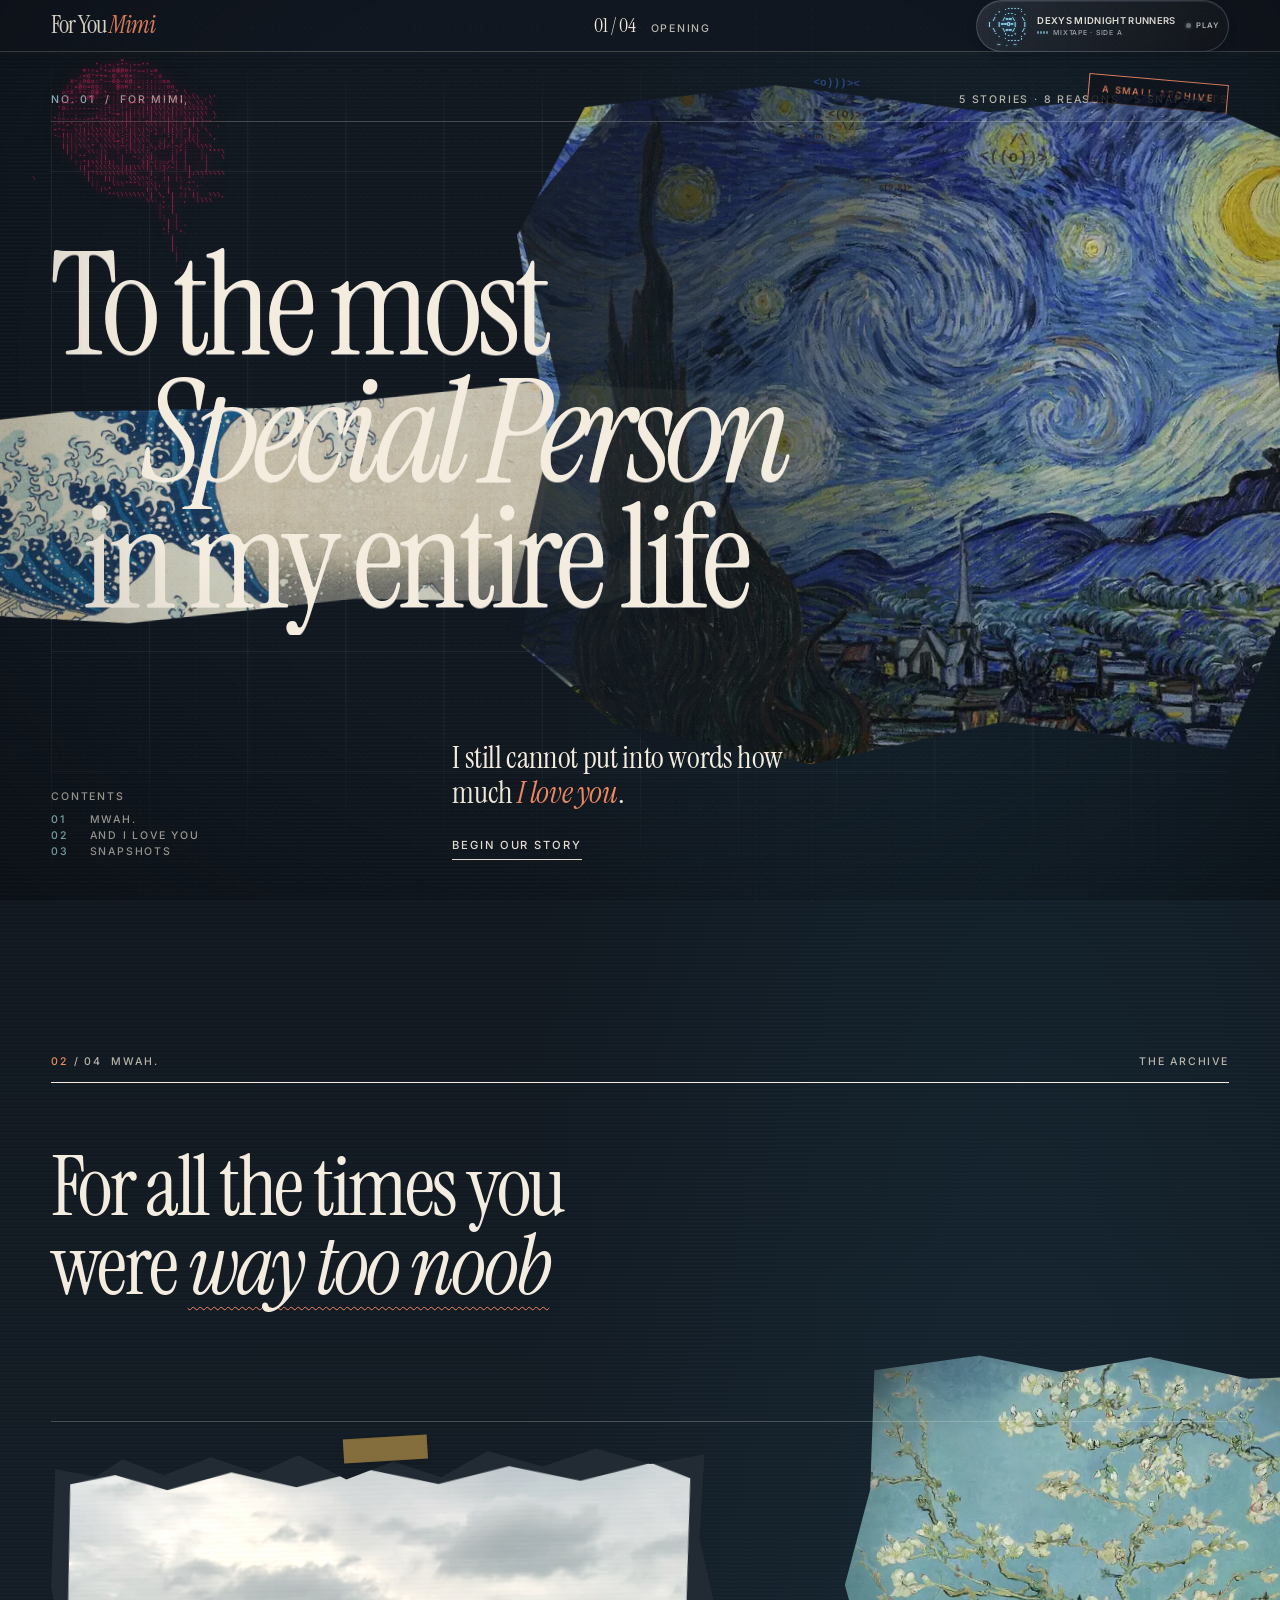
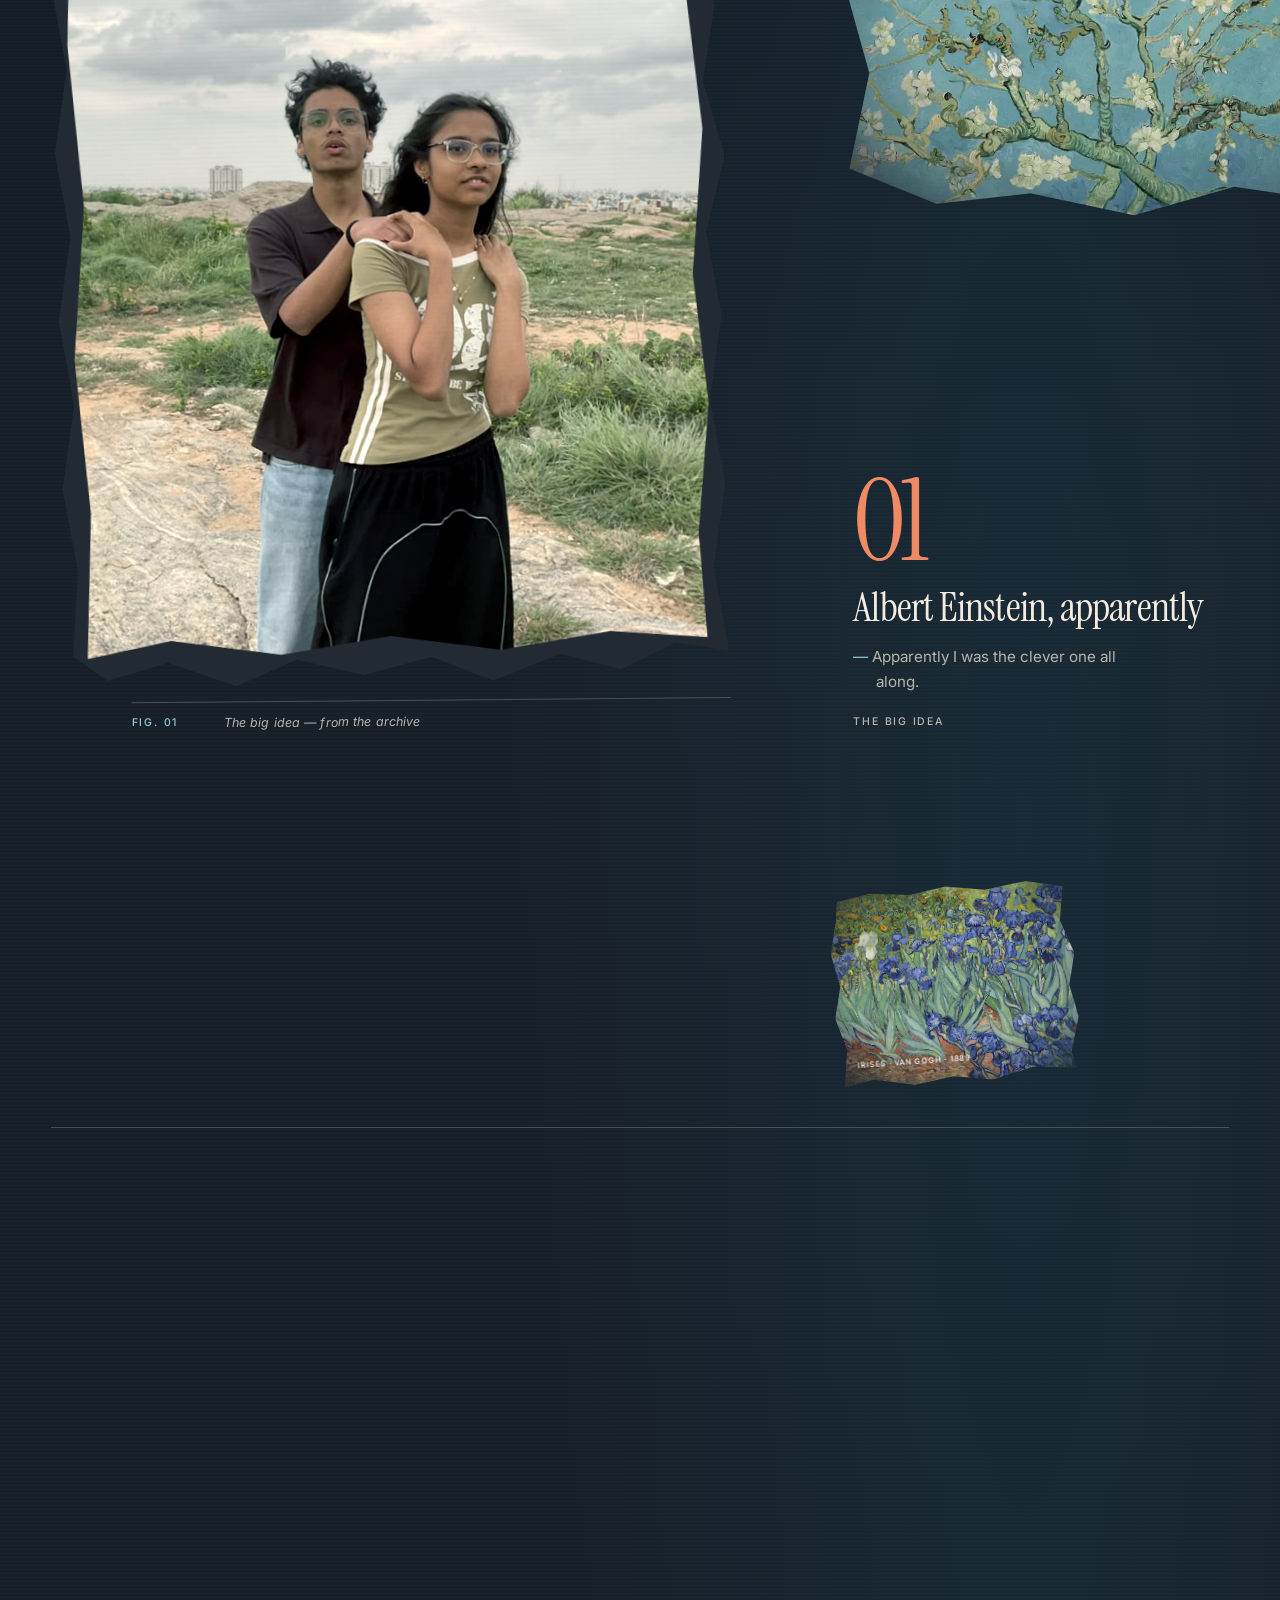
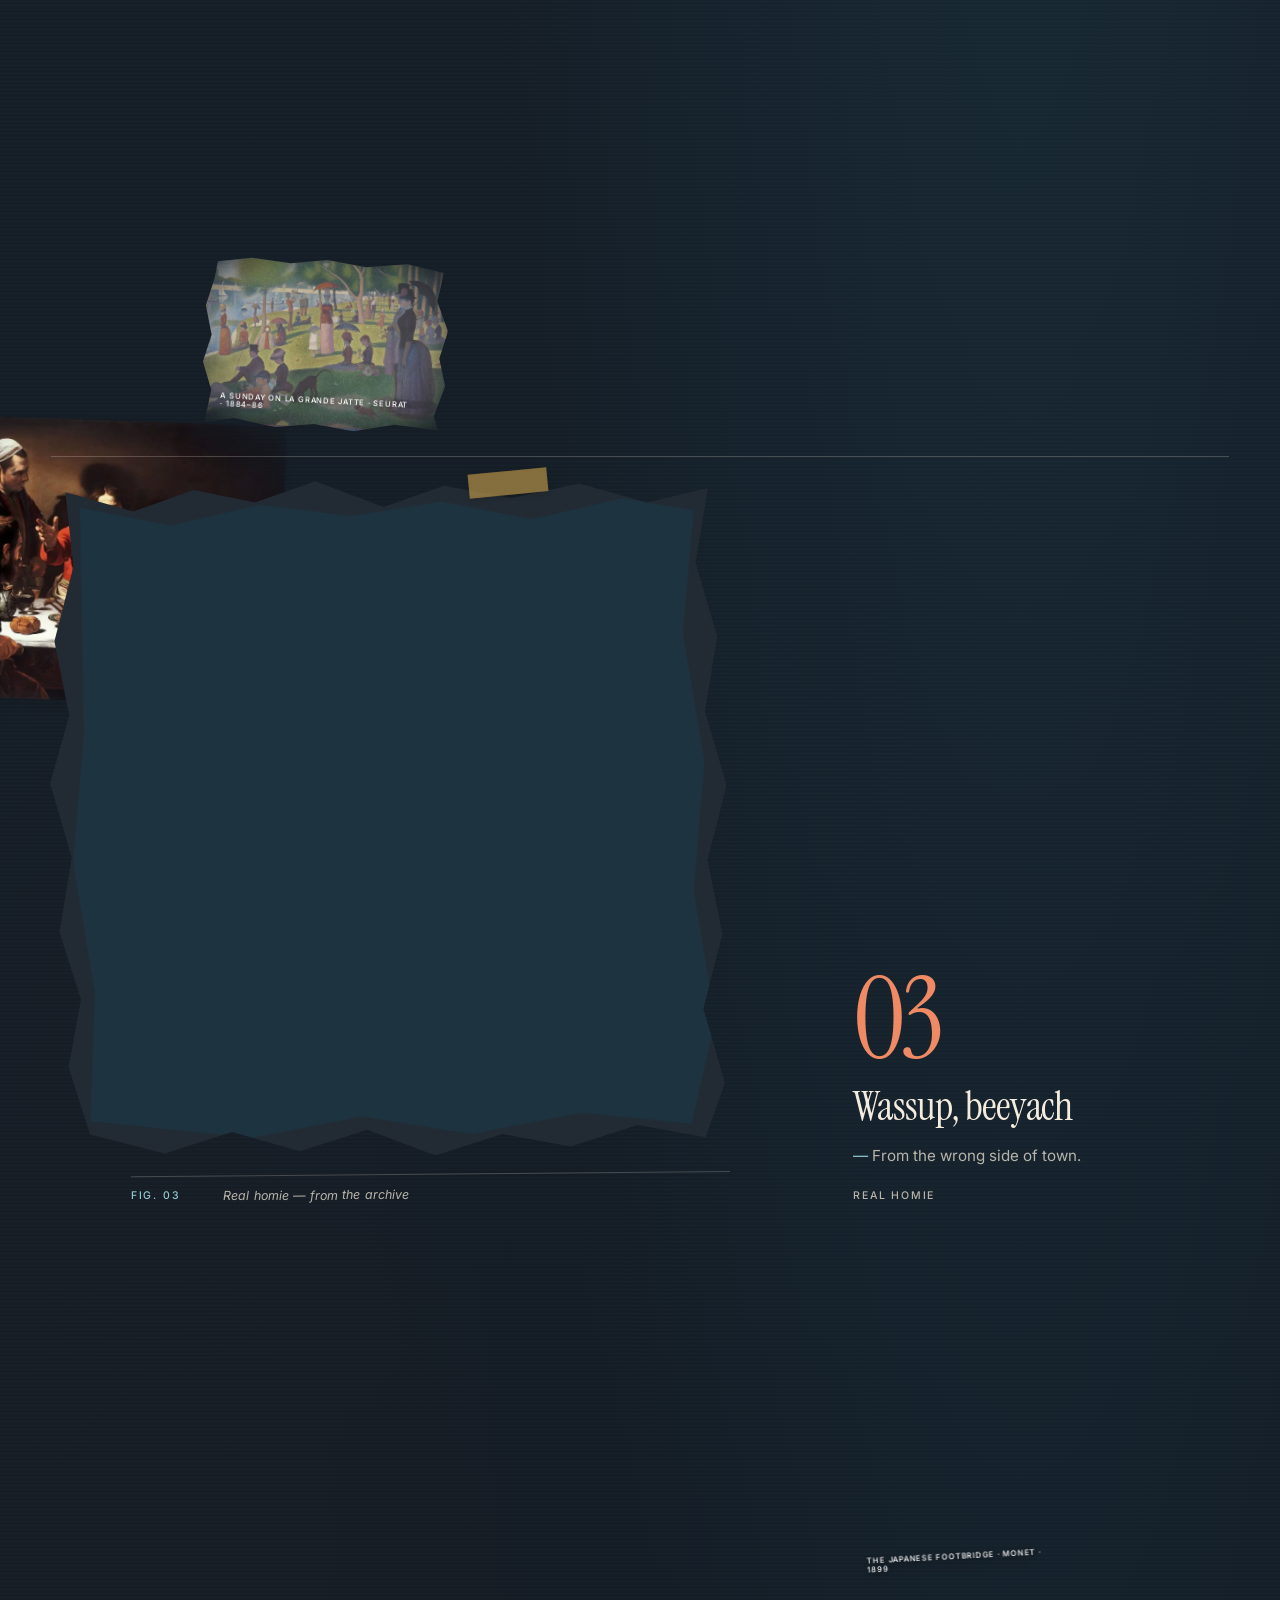
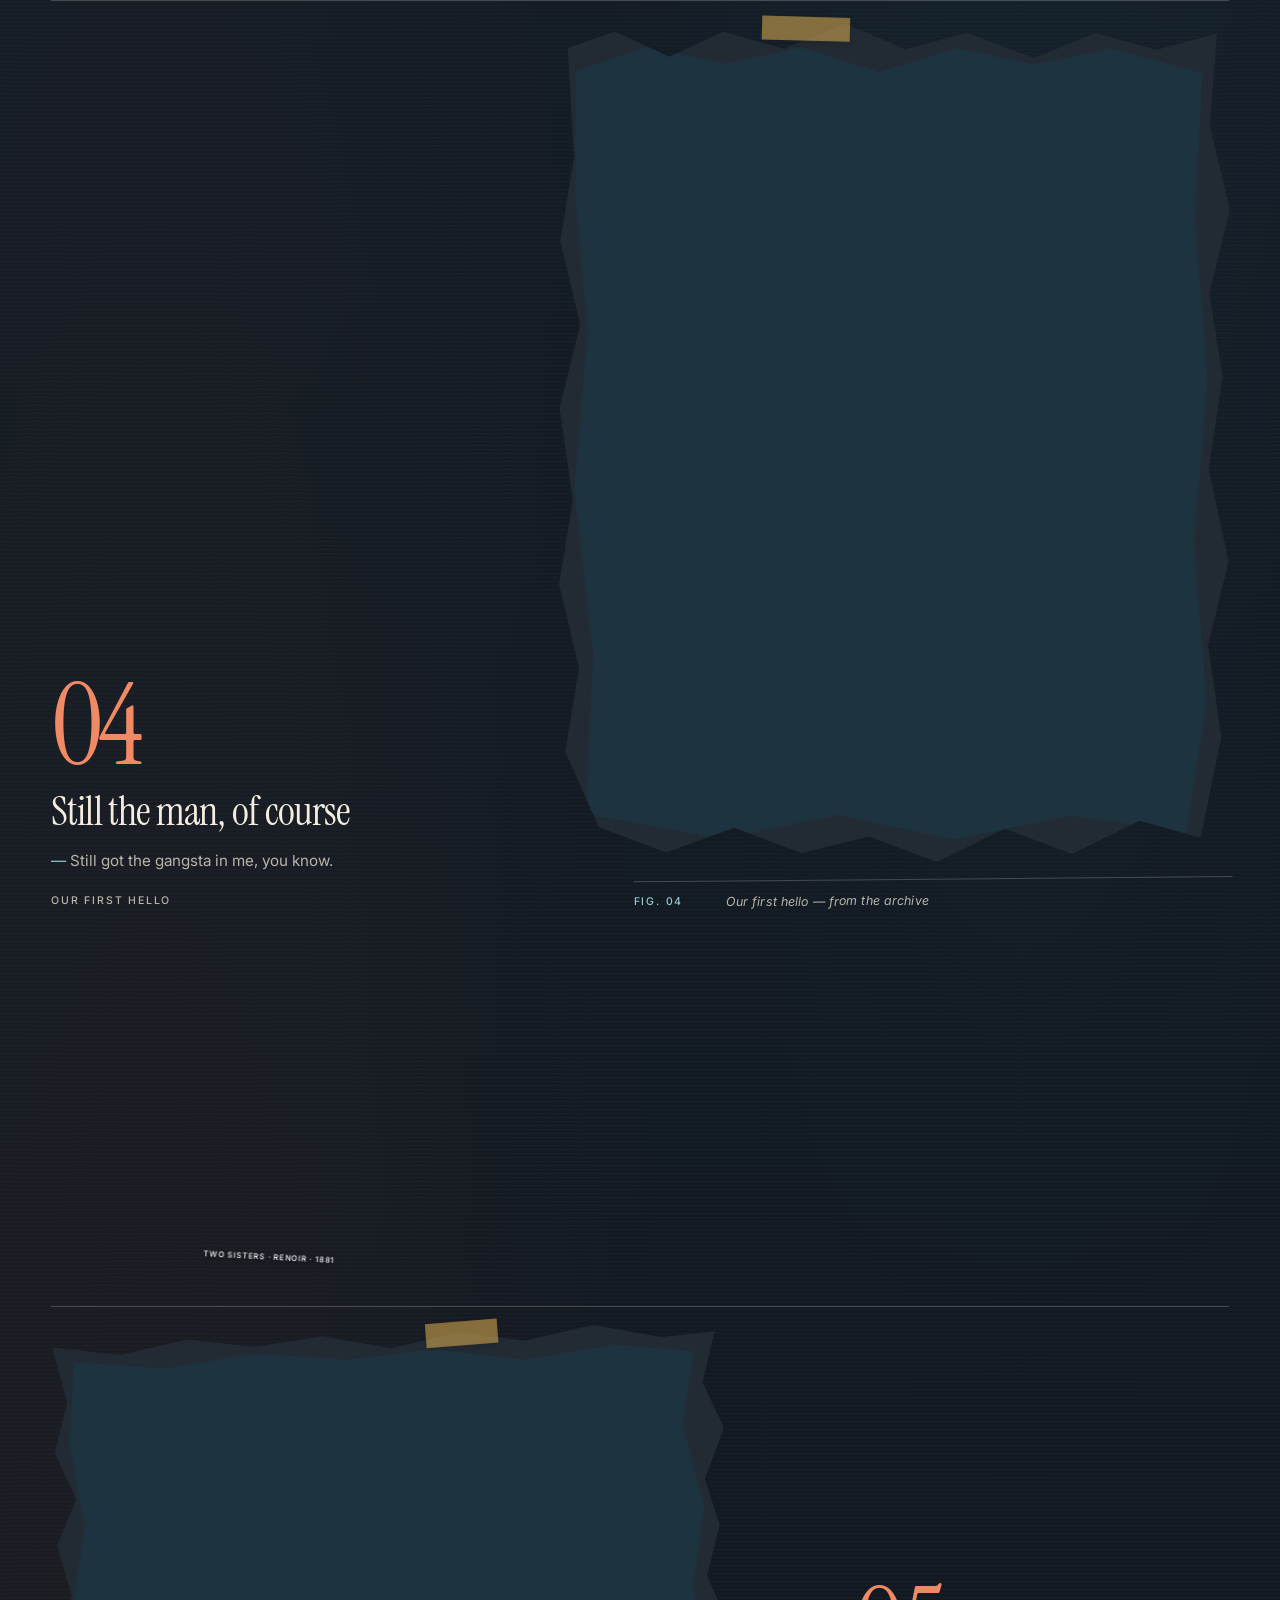
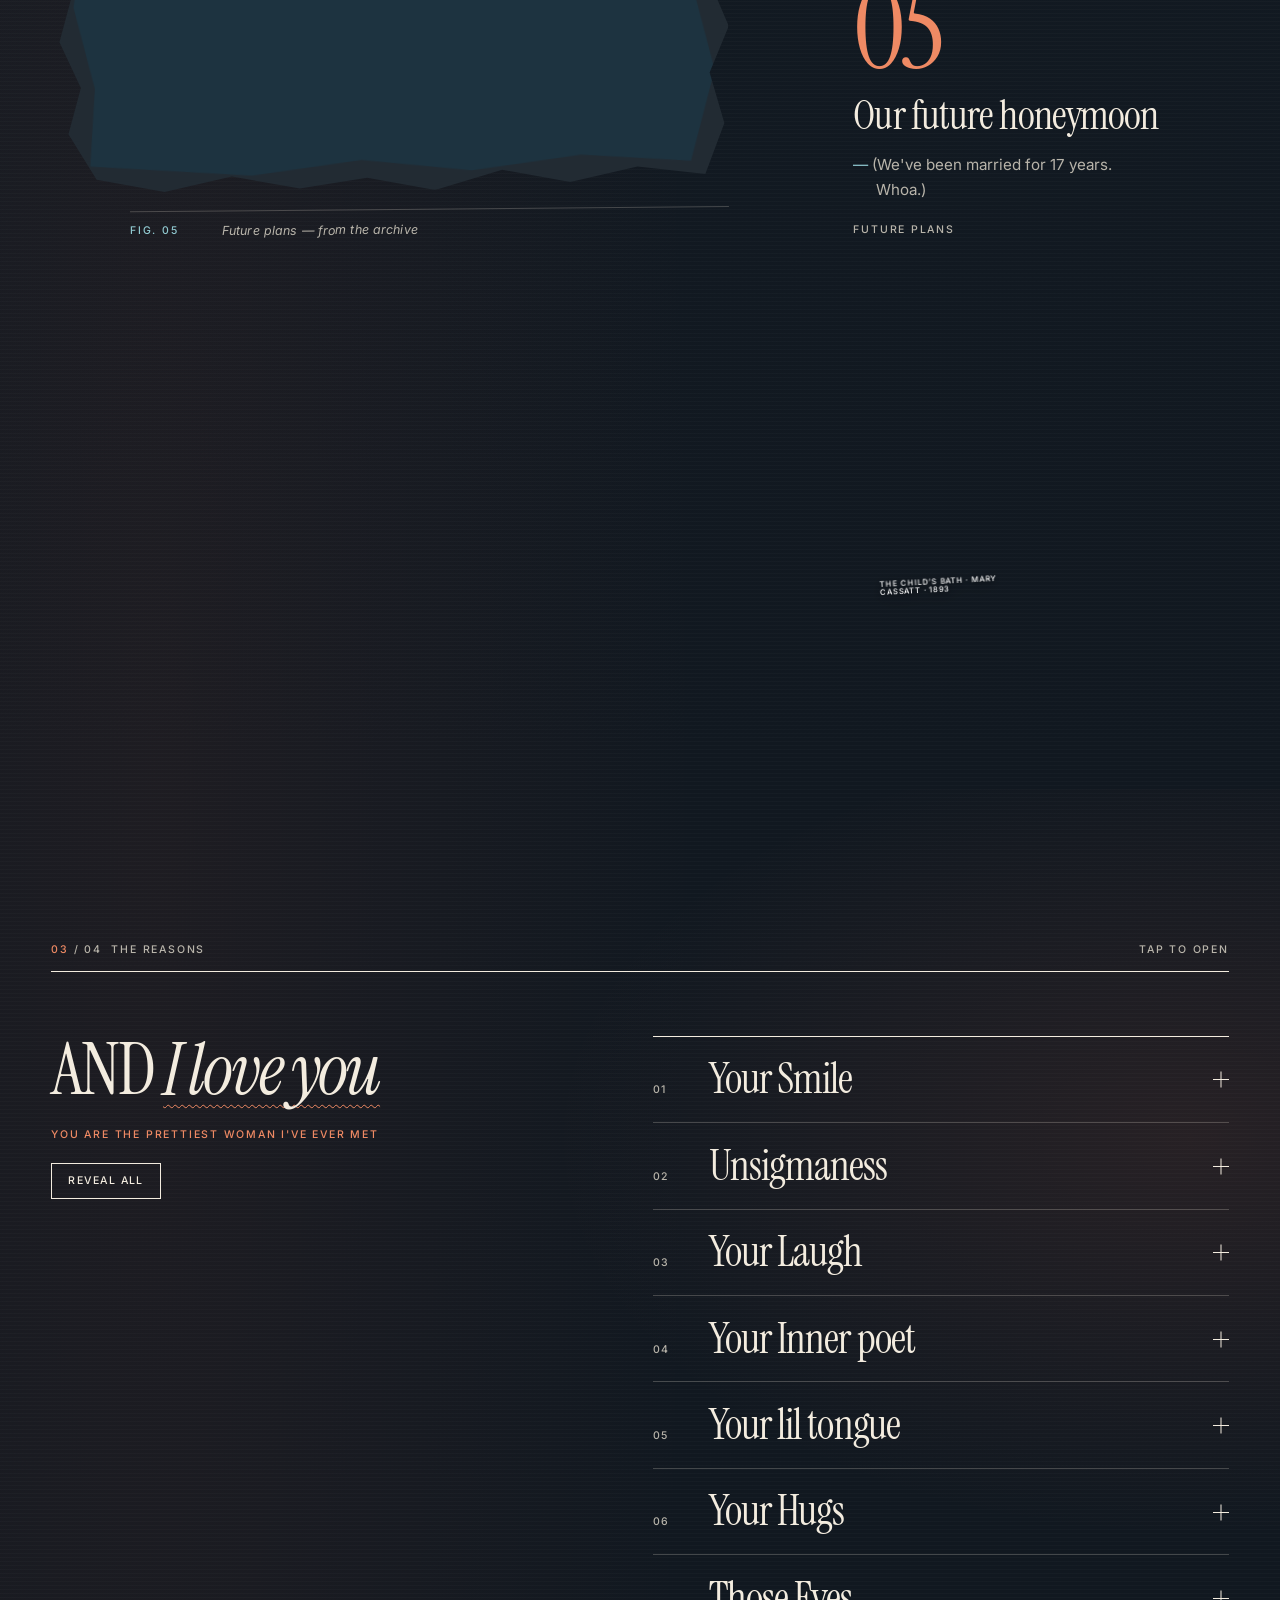
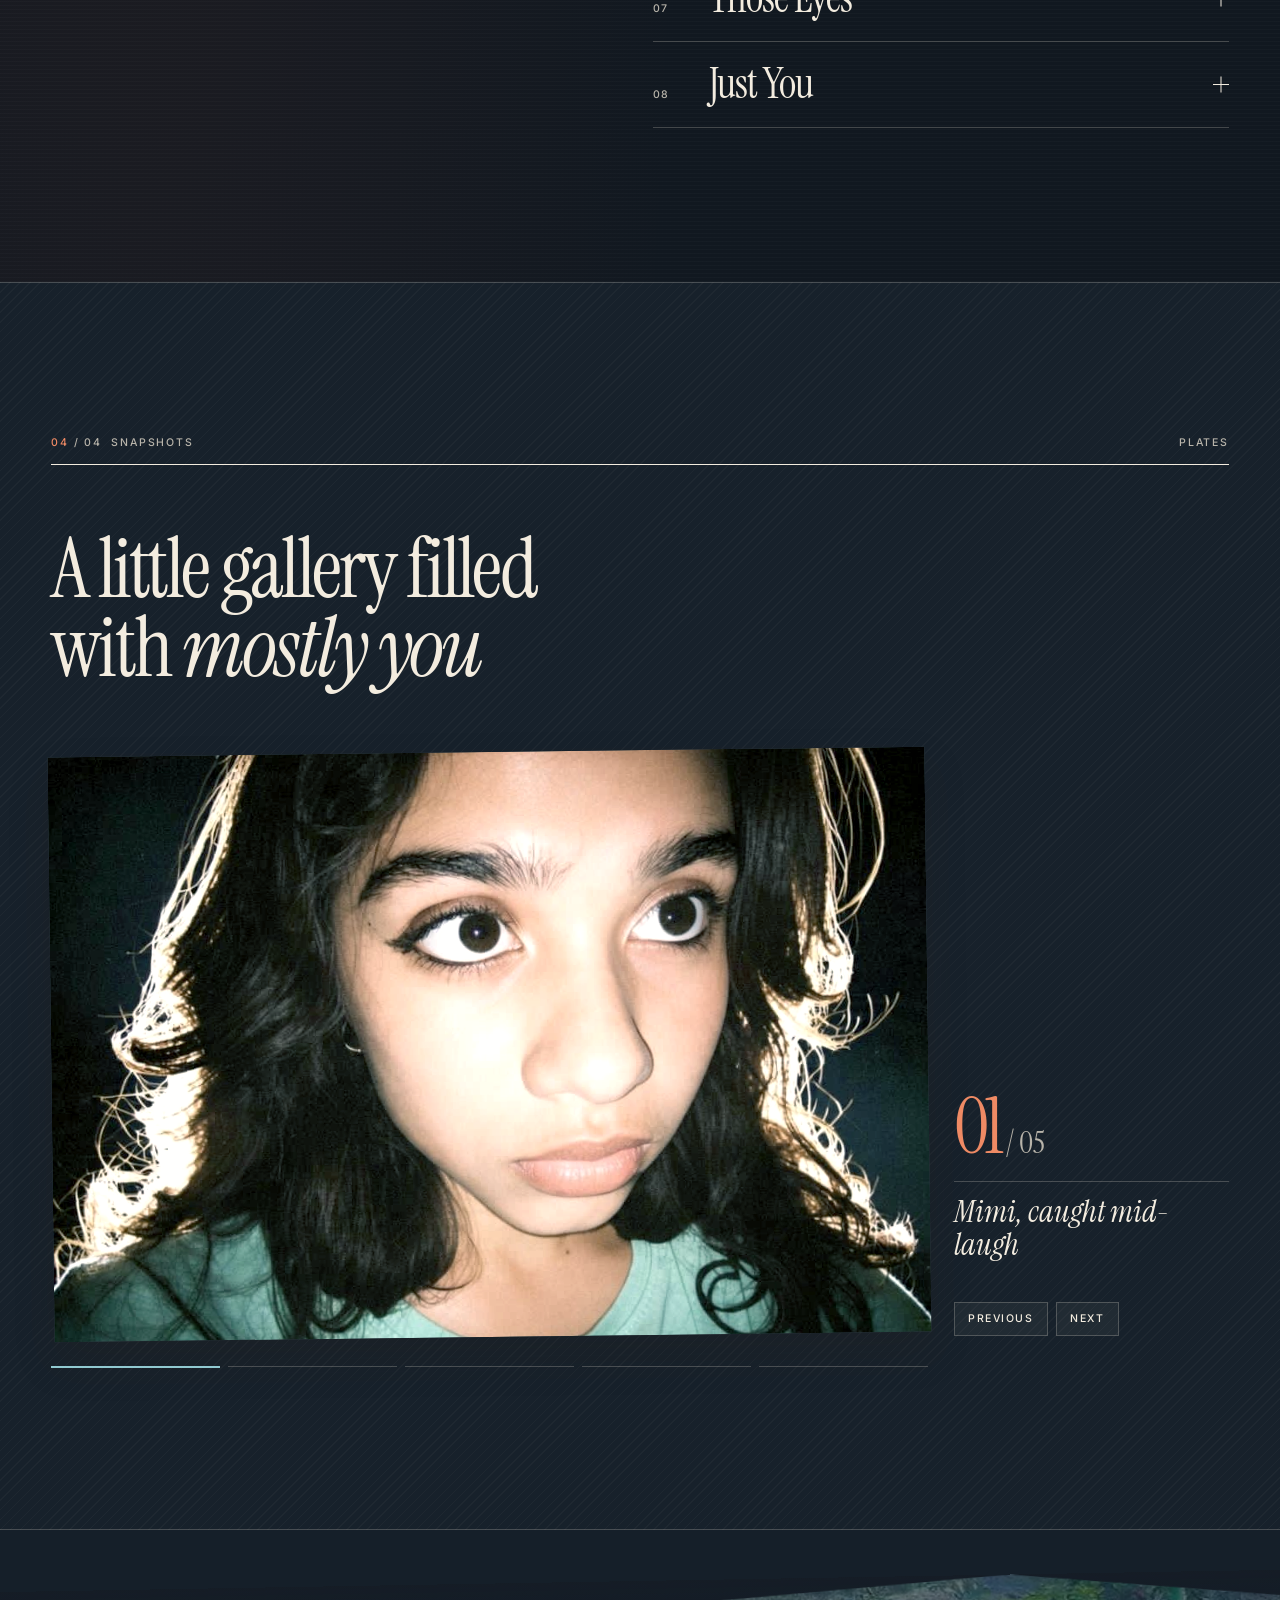
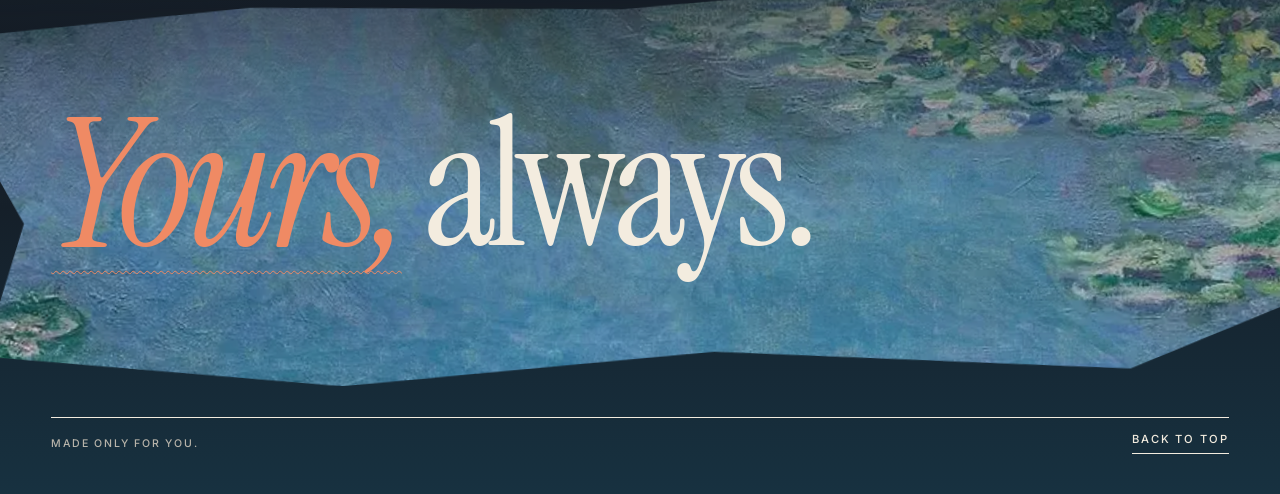
<file: index.live-backup.html>
<!DOCTYPE html>
<html lang="en">
<head>
<meta charset="UTF-8" />
<meta name="viewport" content="width=device-width, initial-scale=1" />
<title>For You, Mimi — The Scrapbook</title>
<meta name="description" content="A handmade scrapbook for Mimi—love notes, snapshots, and paintings collected into one little place." />
<meta name="theme-color" content="#14130F" />
<link rel="icon" type="image/svg+xml" href="favicon.svg?v=mimi-record-2" />
<meta property="og:type" content="website" />
<meta property="og:site_name" content="For You, Mimi" />
<meta property="og:title" content="For You, Mimi — The Scrapbook" />
<meta property="og:description" content="A handmade scrapbook for Mimi—love notes, snapshots, and paintings collected into one little place." />
<meta property="og:url" content="https://nickle-creator.github.io/mi/" />
<meta property="og:image" content="https://nickle-creator.github.io/mi/og-preview.jpg" />
<meta property="og:image:type" content="image/jpeg" />
<meta property="og:image:width" content="1200" />
<meta property="og:image:height" content="807" />
<meta property="og:image:alt" content="For You, Mimi scrapbook preview" />
<meta name="twitter:card" content="summary_large_image" />
<meta name="twitter:title" content="For You, Mimi — The Scrapbook" />
<meta name="twitter:description" content="A handmade scrapbook for Mimi—love notes, snapshots, and paintings collected into one little place." />
<meta name="twitter:image" content="https://nickle-creator.github.io/mi/og-preview.jpg" />
<meta name="twitter:image:alt" content="For You, Mimi scrapbook preview" />
<link rel="canonical" href="https://nickle-creator.github.io/mi/" />
<link rel="preconnect" href="https://fonts.googleapis.com">
<link rel="preconnect" href="https://fonts.gstatic.com" crossorigin>
<link rel="preload" as="image" href="starry-night-lite.webp" fetchpriority="high">
<link rel="preload" as="image" href="great-wave-lite.webp" fetchpriority="high">
<link href="https://fonts.googleapis.com/css2?family=Instrument+Serif:ital@0;1&family=Inter:wght@300;400;500;600&display=swap" rel="stylesheet">
<style>
  /* =========================================================
     TOKENS
     ========================================================= */
  :root{
    --paper:#F6F4EF;        /* heavy cotton stock */
    --paper2:#ECE8DF;       /* second sheet */
    --print:#FBFAF6;        /* photo-print white */
    --ink:#181818;
    --ink2:#5A564F;
    --rule:rgba(24,24,24,.22);
    --accent:#2F4C7E;       /* archive ultramarine — the only added colour */
    --tape:rgba(206,188,140,.62);
    --serif:'Instrument Serif','Playfair Display',Georgia,serif;
    --sans:'Inter',system-ui,sans-serif;
    --gutter:clamp(1.25rem,4vw,3.5rem);
    --bar:3.25rem;
    --ease:cubic-bezier(.16,1,.3,1);
    --ease2:cubic-bezier(.65,0,.35,1);
    --grain-blend:multiply; --grain-op:.5;
  }
  body[data-theme="night"]{
    --paper:#14130F; --paper2:#1C1A16; --print:#211F1A;
    --ink:#EDE8DE; --ink2:#A9A397; --rule:rgba(237,232,222,.22);
    --accent:#93AEDD; --tape:rgba(150,134,96,.5);
    --grain-blend:screen; --grain-op:.16;
  }

  *{ box-sizing:border-box; margin:0; padding:0; }
  html{ scroll-behavior:smooth; scroll-padding-top:var(--bar); }
  body{
    font-family:var(--sans); font-weight:400; font-size:1rem; line-height:1.65;
    color:var(--ink); background:var(--paper); overflow-x:hidden;
    -webkit-font-smoothing:antialiased; text-rendering:optimizeLegibility;
    transition:background .7s var(--ease2), color .7s var(--ease2);
  }
  ::selection{ background:var(--accent); color:var(--paper); }
  img{ display:block; max-width:100%; }
  a{ color:inherit; }
  button{ font:inherit; color:inherit; background:none; border:0; cursorointer; }
  :focus-visible{ outline:1px solid var(--accent); outline-offset:4px; }
  ul{ list-style:none; }

  /* =========================================================
     ARCHIVAL GRAIN — printed onto the same cotton stock
     ========================================================= */
  .grain{
    position:fixed; inset:0; width:100%; height:100%; z-index:100; pointer-events:none;
    mix-blend-mode:var(--grain-blend); opacity:var(--grain-op);
  }
  .vignette{ position:fixed; inset:0; z-index:99; pointer-events:none;
    background:radial-gradient(ellipse at 50% 40%, transparent 55%, rgba(120,100,60,.07) 100%); }
  body[data-theme="night"] .vignette{ background:radial-gradient(ellipse at 50% 40%, transparent 55%, rgba(0,0,0,.28) 100%); }

  /* =========================================================
     TYPE UTILITIES
     ========================================================= */
  .label{
    font:500 .66rem/1.5 var(--sans); letter-spacing:.17em; text-transform:uppercase; color:var(--ink2);
  }
  .label b{ color:var(--accent); font-weight:500; }
  .credit{
    font:italic 400 .72rem/1.4 var(--sans); letter-spacing:.01em; color:var(--ink2); text-transform:none;
  }
  .credit b{ font-style:normal; font-weight:500; letter-spacing:.14em; text-transform:uppercase; font-size:.62rem; color:var(--accent); margin-right:.5rem; }
  h1,h2,h3{ font-family:var(--serif); font-weight:400; }
  h2{ font-size:clamp(2.5rem,6.6vw,6.4rem); line-height:.94; letter-spacing:-.032em; }
  h2 em,h1 em{ font-style:italic; }
  .wavy{ text-decoration:underline wavy var(--accent); text-decoration-thickness:1px; text-underline-offset:.14em; text-decoration-skip-ink:none; }

  .wrap{ position:relative; z-index:2; max-width:96rem; margin:0 auto; padding:0 var(--gutter); }
  .grid{ display:grid; grid-template-columns:repeat(12,minmax(0,1fr)); column-gap:clamp(.75rem,2vw,2rem); }

  /* hairline that draws itself */
  .sec-top{ position:relative; display:flex; justify-content:space-between; gap:1rem; padding-bottom:.85rem; }
  .hair{ position:absolute; left:0; right:0; bottom:0; height:1px; background:var(--ink); transform:scaleX(0); transform-origin:left; transition:transform 1.5s var(--ease); }
  .in .hair, .hair.in{ transform:scaleX(1); }

  .reveal{ opacity:0; transform:translateY(20px); transition:opacity 1s var(--ease2), transform 1.2s var(--ease); }
  .reveal.in{ opacity:1; transform:none; }

  /* link with a line that exits right and re-enters from the left */
  .go{
    position:relative; display:inline-flex; align-items:center; gap:.8rem; padding-bottom:.55rem;
    font:500 .7rem/1 var(--sans); letter-spacing:.17em; text-transform:uppercase; text-decoration:none; color:var(--ink);
  }
  .go::before,.go::after{ content:''; position:absolute; left:0; right:0; bottom:0; height:1px; background:currentColor; }
  .go::after{ transform-origin:right; transition:transform .55s var(--ease2); }
  .go::before{ transform:scaleX(0); transform-origin:left; transition:transform .55s var(--ease2) .3s; color:var(--accent); }
  .go:hover::after{ transform:scaleX(0); }
  .go:hover::before{ transform:scaleX(1); }
  .go .ar{ transition:transform .6s var(--ease); }
  .go:hover .ar{ transform:translateY(4px); }

  /* =========================================================
     MASTHEAD
     ========================================================= */
  .mast{
    position:fixed; inset:0 0 auto; z-index:60; height:var(--bar);
    display:grid; grid-template-columns:1fr auto 1fr; align-items:center; gap:1rem; padding:0 var(--gutter);
    background:var(--paper); border-bottom:1px solid var(--rule); transition:background .7s var(--ease2);
  }
  .brand{ font:400 1.35rem/1 var(--serif); letter-spacing:-.01em; }
  .brand i{ color:var(--accent); }
  .sec-now{ display:flex; gap:.9rem; align-items:baseline; }
  .sec-now .n{ font:400 1.25rem/1 var(--serif); color:var(--ink); min-width:4.2rem; text-align:right; }
  .controls{ display:flex; gap:.5rem; justify-content:flex-end; }
  .ctl{
    display:inline-flex; align-items:center; gap:.45rem; min-height:34px; padding:0 .85rem; border:1px solid var(--rule);
    font:500 .66rem/1 var(--sans); letter-spacing:.14em; text-transform:uppercase; white-space:nowrap;
    transition:background .35s var(--ease2), color .35s var(--ease2), border-color .35s;
  }
  .ctl:hover{ background:var(--ink); color:var(--paper); border-color:var(--ink); }
  .ctl[aria-pressed="true"]{ border-color:var(--accent); color:var(--accent); }
  .ctl[aria-pressed="true"]:hover{ background:var(--accent); color:var(--paper); }
  .progress{ position:absolute; left:0; right:0; bottom:-1px; height:1px; pointer-events:none; }
  .progress span{ display:block; height:100%; background:var(--accent); transform:scaleX(0); transform-origin:left; }

  /* =========================================================
     CUT-OUTS — masked, torn-edge paper fragments
     ========================================================= */
  .cut{
    position:absolute; z-index:1; margin:0; pointer-events:none;
    transform:translate3d(0,var(--py,0px),0) rotate(var(--r,0deg)); will-change:transform;
  }
  .cut-fx{ position:absolute; inset:0; filter:url(#torn); }
  .cut-in{ position:absolute; inset:0; overflow:hidden; background:var(--paper2); }
  .shape-a{ clip-path:polygon(12% 4%,38% 0%,71% 6%,100% 2%,97% 38%,100% 71%,88% 100%,52% 94%,21% 100%,0% 82%,6% 47%,0% 22%); }
  .shape-b{ clip-path:polygon(8% 0,100% 9%,92% 100%,0 88%); }
  .shape-c{ clip-path:polygon(0 14%,38% 4%,100% 0,100% 88%,62% 100%,0 92%); }
  .shape-d{ clip-path:polygon(16% 0,86% 6%,100% 52%,90% 100%,14% 94%,0 40%); }
  .paint{ position:absolute; inset:0; display:block; background:transparent; }
  .paint--night{ filter:url(#oil-night); }
  .paint--haze{ filter:url(#oil-haze); }
  .paint--umber{ filter:url(#oil-umber); }
  .paint--field{ filter:url(#oil-field); }
  .cut img{
    position:absolute; inset:0; width:100%; height:100%; object-fit:cover; opacity:0;
    filter:saturate(1.08) contrast(1.05); transition:opacity .9s var(--ease2), transform 1.4s var(--ease);
  }
  .cut img.ok{ opacity:1; }
  .cut .credit{ position:absolute; left:0; top:calc(100% + .6rem); white-space:nowrap; }

  /* =========================================================
     HERO
     ========================================================= */
  .hero{ position:relative; min-height:100svh; padding:calc(var(--bar) + 2.5rem) 0 2.5rem; overflow:hidden; display:flex; }
  .hero-in{ width:100%; display:flex; flex-direction:column; justify-content:space-between; }
  .hero-top{ display:flex; justify-content:space-between; gap:1rem; padding-bottom:.85rem; border-bottom:1px solid var(--rule); }
  .hero h1{
    font-size:clamp(2.8rem,11.2vw,12.2rem); line-height:.88; letter-spacing:-.04em; margin:clamp(2rem,7vh,5rem) 0;
    position:relative; z-index:2;
  }
  .hero h1 .ln{ display:block; overflow:hidden; padding-bottom:.1em; margin-bottom:-.1em; }
  .hero h1 .ln > span{ display:block; transform:translateY(108%); transition:transform 1.4s var(--ease); }
  .hero h1 .ln:nth-child(2){ padding-left:clamp(0rem,8vw,9rem); }
  .hero h1 .ln:nth-child(3){ padding-left:clamp(0rem,2.5vw,3.5rem); }
  .hero h1 .ln:nth-child(2) > span{ transition-delay:.12s; }
  .hero h1 .ln:nth-child(3) > span{ transition-delay:.24s; }
  .ready .hero h1 .ln > span{ transform:none; }
  .hero h1 em{ letter-spacing:-.045em; }
  .hero-top,.hero-foot{ opacity:0; transition:opacity 1.3s var(--ease2) .55s; }
  .ready .hero-top,.ready .hero-foot{ opacity:1; }

  .hero-a{ right:-1vw; top:calc(var(--bar) + 4vh); width:min(58vw,54rem); height:74vh; --r:1.2deg; z-index:1; }
  .hero-a::after{ /* paper veil keeps the headline legible where it crosses the oil */
    content:''; position:absolute; inset:0; z-index:3; pointer-events:none;
    background:linear-gradient(90deg,var(--paper) 0%,transparent 48%);
    opacity:.9; clip-path:polygon(12% 4%,38% 0%,71% 6%,100% 2%,97% 38%,100% 71%,88% 100%,52% 94%,21% 100%,0% 82%,6% 47%,0% 22%);
  }
  .hero-strip{ left:-4vw; top:46vh; width:52vw; height:11vh; --r:-2.2deg; z-index:0; opacity:.9; }
  .hero-b{ right:4vw; bottom:5vh; width:clamp(8rem,17vw,16rem); aspect-ratio:4/5; --r:-3.5deg; z-index:4; }

  .hero-foot{ align-items:end; }
  .toc{ grid-column:1 / span 4; display:grid; gap:.45rem; }
  .toc li{ padding-left:2.4rem; text-indent:-2.4rem; }          /* hanging indent */
  .toc li .num{ display:inline-block; width:2.4rem; text-indent:0; }
  .toc a{ text-decoration:none; transition:color .3s; }
  .toc a:hover{ color:var(--accent); }
  .lede{ grid-column:5 / span 5; }
  .lede p{ font:400 clamp(1.45rem,2.4vw,2.3rem)/1.16 var(--serif); letter-spacing:-.012em; max-width:24ch; }
  .lede p em{ color:var(--accent); }
  .lede .go{ margin-top:1.75rem; }

  /* =========================================================
     SECTIONS
     ========================================================= */
  section{ position:relative; padding:clamp(5rem,12vw,10rem) 0; }
  #story .head{ margin:clamp(2rem,5vw,4rem) 0 clamp(4rem,9vw,8rem); max-width:15ch; }

  .spread{ position:relative; padding-top:1.5rem; margin-bottom:clamp(5rem,11vw,10rem); align-items:start; }
  .spread::before{ content:''; position:absolute; top:0; left:0; right:0; height:1px; background:var(--rule); }
  .spread figure{ grid-column:1 / span 7; position:relative; z-index:2; }
  .spread .copy{ grid-column:9 / span 4; align-self:end; position:relative; z-index:2; }
  .spread.flip figure{ grid-column:6 / span 7; grid-row:1; }
  .spread.flip .copy{ grid-column:1 / span 4; grid-row:1; }

  .print{
    position:relative; background:var(--print); padding:.7rem; border:1px solid var(--rule);
    transform:rotate(var(--pr,0deg)); transition:transform 1.2s var(--ease), background .7s;
  }
  .print::before{
    content:''; position:absolute; top:-.85rem; left:50%; width:5.5rem; height:1.6rem; z-index:3;
    background:var(--tape); transform:translateX(-50%) rotate(-3deg); border:1px solid rgba(0,0,0,.05);
  }
  .spread:hover .print{ transform:rotate(0deg); }
  .frame{ position:relative; overflow:hidden; background:var(--paper2); }
  .frame img{
    width:100%; height:100%; object-fit:cover; filter:grayscale(1) contrast(1.14) brightness(.97);
    transition:transform 1.5s var(--ease), filter 1.2s var(--ease2);
  }
  .frame::after{ content:''; position:absolute; inset:0; background:var(--accent); mix-blend-mode:multiply; opacity:.22; transition:opacity 1.2s var(--ease2); pointer-events:none; }
  body[data-theme="night"] .frame::after{ mix-blend-mode:soft-light; opacity:.4; }
  .spread:hover .frame img{ transform:scale(1.04); filter:grayscale(.15) contrast(1.05) brightness(1); }
  .spread:hover .frame::after{ opacity:0; }
  .r0 .frame{ aspect-ratio:4/5; } .r1 .frame{ aspect-ratio:3/2; } .r2 .frame{ aspect-ratio:1/1; } .r3 .frame{ aspect-ratio:4/5; } .r4 .frame{ aspect-ratio:3/2; }
  figcaption.cap{ display:grid; grid-template-columns:5rem 1fr; gap:.75rem; margin:1.1rem 0 0 clamp(0rem,6vw,6rem); padding-top:.7rem; border-top:1px solid var(--rule); }
  figcaption.cap .credit{ font-size:.78rem; }

  .copy .no{ font:400 clamp(4.5rem,9vw,8rem)/.8 var(--serif); letter-spacing:-.05em; color:var(--accent); }
  .copy h3{ font-size:clamp(1.9rem,3.2vw,3rem); line-height:1; letter-spacing:-.022em; margin:1.25rem 0 1rem; }
  .copy .body{ color:var(--ink2); max-width:30ch; font-size:.95rem; padding-left:1.4rem; text-indent:-1.4rem; }
  .copy .body::before{ content:'— '; color:var(--accent); }
  .copy .kick{ display:block; margin-top:1.25rem; }

  .spread-cut{ width:clamp(7rem,15vw,14rem); aspect-ratio:4/5; z-index:4; }
  .spread:not(.flip) .spread-cut{ left:54%; top:-3.5rem; --r:4deg; }
  .spread.flip .spread-cut{ left:36%; top:-3.5rem; --r:-5deg; }

  /* reasons */
  #reasons .split{ margin-top:clamp(2rem,5vw,4rem); align-items:start; }
  .reasons-head{ grid-column:1 / span 5; position:sticky; top:calc(var(--bar) + 2.5rem); }
  .reasons-head h2{ font-size:clamp(2.5rem,5.6vw,5.6rem); }
  .reasons-head .label{ margin:1.5rem 0 1.25rem; display:block; }
  .reveal-all{
    min-height:36px; padding:0 1rem; border:1px solid var(--ink); font:500 .66rem/1 var(--sans); letter-spacing:.14em; text-transform:uppercase;
    transition:background .3s var(--ease2), color .3s var(--ease2);
  }
  .reveal-all:hover{ background:var(--ink); color:var(--paper); }
  .reasons-cut{ position:relative; width:min(62%,17rem); aspect-ratio:4/5; margin:3.5rem 0 2.5rem 8%; --r:-2.5deg; }
  .ledger{ grid-column:7 / span 6; border-top:1px solid var(--ink); }
  .row{ border-bottom:1px solid var(--rule); }
  .row-btn{ width:100%; display:grid; grid-template-columns:3rem 1fr 1.5rem; align-items:baseline; gap:.5rem; text-align:left; padding:1.35rem 0; transition:color .4s var(--ease2); }
  .row-btn .no{ font:500 .66rem/1 var(--sans); letter-spacing:.16em; color:var(--ink2); }
  .row-btn .lbl{ display:block; font:400 clamp(1.8rem,3.3vw,3rem)/1 var(--serif); letter-spacing:-.022em; transition:transform .8s var(--ease); }
  .row-btn:hover .lbl{ transform:translateX(.6rem); }
  .row-btn:hover,.row-btn[aria-expanded="true"]{ color:var(--accent); }
  .pm{ position:relative; width:1rem; height:1rem; align-self:center; justify-self:end; transition:transform .8s var(--ease); }
  .pm::before,.pm::after{ content:''; position:absolute; left:0; right:0; top:50%; height:1px; background:currentColor; }
  .pm::after{ transform:rotate(90deg); }
  .row-btn[aria-expanded="true"] .pm{ transform:rotate(135deg); }
  .ans{ display:grid; grid-template-rows:0fr; transition:grid-template-rows .85s var(--ease); }
  .ans > div{ overflow:hidden; padding-left:3.5rem; }
  .ans p{ font:italic 400 clamp(1.3rem,2vw,1.85rem)/1.2 var(--serif); color:var(--accent); padding-bottom:1.6rem; opacity:0; transform:translateY(8px); transition:opacity .6s var(--ease2), transform .9s var(--ease); }
  .row.open .ans{ grid-template-rows:1fr; }
  .row.open .ans p{ opacity:1; transform:none; transition-delay:.12s; }

  /* snapshots */
  #snaps{ background:var(--paper2); transition:background .7s var(--ease2); }
  #snaps::before,#snaps::after{ content:''; position:absolute; left:0; right:0; height:1px; background:var(--rule); }
  #snaps::before{ top:0; } #snaps::after{ bottom:0; }
  .snap-cut{ right:4vw; top:-4.5rem; width:clamp(8rem,17vw,16rem); aspect-ratio:1/1; --r:5deg; z-index:4; }
  .gal{ margin-top:clamp(2rem,5vw,4rem); align-items:end; }
  .stage{ grid-column:1 / span 9; position:relative; aspect-ratio:3/2; overflow:hidden; background:var(--paper); border:1px solid var(--rule); outline-offset:6px; z-index:2; }
  .slide{ position:absolute; inset:0; opacity:0; transition:opacity 1.1s var(--ease2); }
  .slide.active{ opacity:1; }
  .slide img{ width:100%; height:100%; object-fit:cover; filter:grayscale(1) contrast(1.1) brightness(.97); transform:scale(1.07); transition:transform 2.4s var(--ease), filter 1.2s var(--ease2); }
  .slide.active img{ transform:scale(1); }
  .slide::after{ content:''; position:absolute; inset:0; background:var(--accent); mix-blend-mode:multiply; opacity:.24; transition:opacity 1.2s var(--ease2); }
  body[data-theme="night"] .slide::after{ mix-blend-mode:soft-light; opacity:.42; }
  .stage:hover .slide.active img{ transform:scale(1.03); filter:grayscale(.15) contrast(1.05); }
  .stage:hover .slide::after{ opacity:0; }
  .side{ grid-column:10 / span 3; display:flex; flex-direction:column; gap:1.25rem; position:relative; z-index:2; }
  .count{ font:400 clamp(3rem,6vw,5.6rem)/.85 var(--serif); letter-spacing:-.045em; }
  .count small{ font-size:.4em; color:var(--ink2); letter-spacing:0; }
  .cap-big{ font:italic 400 clamp(1.5rem,2.4vw,2.2rem)/1.08 var(--serif); min-height:3.3em; padding-top:.9rem; border-top:1px solid var(--rule); transition:opacity .5s var(--ease2); }
  .cap-big.swap{ opacity:0; }
  .pager{ display:flex; gap:.5rem; }
  .segs{ grid-column:1 / span 9; display:flex; gap:.5rem; margin-top:1.25rem; position:relative; z-index:2; }
  .segs button{ flex:1; height:1.25rem; position:relative; }
  .segs button::before{ content:''; position:absolute; left:0; right:0; top:50%; height:1px; background:var(--rule); }
  .segs button::after{ content:''; position:absolute; left:0; right:0; top:calc(50% - .5px); height:2px; background:var(--accent); transform:scaleX(0); transform-origin:left; transition:transform .85s var(--ease); }
  .segs button.active::after{ transform:scaleX(1); }

  /* =========================================================
     COLOPHON / FOOTER
     ========================================================= */
  footer{ position:relative; padding:clamp(6rem,14vw,11rem) 0 2.5rem; overflow:hidden; }
  .foot-band{ left:-3vw; right:-3vw; top:clamp(2rem,6vw,5rem); height:clamp(9rem,26vw,22rem); width:auto; --r:-1deg; z-index:0; }
  .foot-band::after{
    content:''; position:absolute; inset:0; z-index:3; pointer-events:none;
    background:linear-gradient(180deg,var(--paper) 0%,transparent 60%); opacity:.85;
  }
  footer .big{ position:relative; z-index:2; font:400 clamp(3.4rem,14vw,14rem)/.88 var(--serif); letter-spacing:-.045em; }
  footer .big em{ color:var(--ink); }
  footer .row2{ position:relative; z-index:2; display:flex; justify-content:space-between; align-items:center; margin-top:clamp(5rem,12vw,10rem); padding-top:1rem; border-top:1px solid var(--ink); }

  /* =========================================================
     RESPONSIVE
     ========================================================= */
  @media (max-width:900px){
    .mast{ grid-template-columns:auto 1fr auto; }
    .sec-now .label{ display:none; }
    .sec-now{ justify-content:center; }
    .brand{ font-size:1.15rem; }
    .ctl{ padding:0 .6rem; letter-spacing:.1em; }
    .hero{ padding-top:calc(var(--bar) + 1.75rem); }
    .hero h1 .ln:nth-child(n){ padding-left:0; }
    .hero-a{ right:-22vw; top:calc(var(--bar) + 8vh); width:96vw; height:46vh; }
    .hero-strip{ display:none; }
    .hero-b{ right:3vw; bottom:3vh; width:30vw; }
    .toc{ grid-column:1 / -1; margin-bottom:1.75rem; }
    .lede{ grid-column:1 / -1; }
    .lede p{ max-width:26ch; }
    .spread figure,.spread.flip figure{ grid-column:1 / -1; grid-row:auto; }
    .spread .copy,.spread.flip .copy{ grid-column:1 / -1; grid-row:auto; margin-top:2rem; }
    .copy .no{ font-size:3.8rem; }
    figcaption.cap{ margin-left:0; }
    .spread-cut{ width:28vw; }
    .spread:not(.flip) .spread-cut,.spread.flip .spread-cut{ left:auto; right:1rem; top:-2.5rem; }
    .reasons-head{ grid-column:1 / -1; position:static; margin-bottom:3rem; }
    .reasons-cut{ display:none; }
    .ledger{ grid-column:1 / -1; }
    .stage{ grid-column:1 / -1; aspect-ratio:4/5; }
    .segs{ grid-column:1 / -1; }
    .side{ grid-column:1 / -1; margin-top:1.75rem; }
    .cap-big{ min-height:0; }
    .snap-cut{ width:30vw; right:1rem; top:-3rem; }
  }
  @media (max-width:430px){
    .brand{ display:none; }
    .mast{ grid-template-columns:auto 1fr; }
    .sec-now{ justify-content:flex-start; }
  }
  @media (prefers-reduced-motion:reduce){
    html{ scroll-behavior:auto; }
    *,*::before,*::after{ animation-duration:.01ms !important; transition-duration:.01ms !important; transition-delay:0s !important; }
    .reveal{ opacity:1; transform:none; }
    .hero h1 .ln > span{ transform:none; }
    .hero-top,.hero-foot{ opacity:1; }
  }
</style>

<style id="scrapbook-art-direction">
  :root{
    --paper:#f2ede3;
    --paper2:#e7dfd1;
    --print:#fffdf7;
    --ink:#211f1a;
    --ink2:#645e53;
    --rule:rgba(33,31,26,.25);
    --accent:#254d83;
    --tape:rgba(202,174,112,.72);
    --burn:#ad543e;
    --shadow:rgba(38,30,19,.19);
  }
  body{
    background-color:var(--paper);
    background-image:
      radial-gradient(ellipse at 12% 18%,rgba(187,142,78,.065),transparent 30%),
      radial-gradient(ellipse at 88% 42%,rgba(39,75,122,.045),transparent 35%),
      repeating-linear-gradient(0deg,rgba(93,75,47,.018) 0,rgba(93,75,47,.018) 1px,transparent 1px,transparent 5px);
    background-attachment:fixed;
  }
  .vignette{background:radial-gradient(ellipse at 50% 40%,transparent 50%,rgba(89,61,29,.13) 100%)}
  .grain{opacity:.32;mix-blend-mode:multiply}
  .mast{background:rgba(242,237,227,.91);backdrop-filter:blur(12px);box-shadow:0 4px 18px rgba(38,30,19,.055)}
  .brand{font-size:1.55rem;letter-spacing:-.04em}
  .brand i{color:var(--burn)}
  .hero{isolation:isolate}
  .art-inlay{
    position:absolute;z-index:0;pointer-events:none;overflow:hidden;mix-blend-mode:multiply;
    filter:drop-shadow(14px 18px 20px rgba(31,25,16,.12));
    clip-path:polygon(6% 3%,31% 0,60% 4%,97% 0,94% 34%,100% 68%,91% 97%,63% 93%,32% 100%,3% 91%,7% 58%,0 23%);
  }
  .art-inlay{opacity:1}
  .art-inlay img{width:100%;height:100%;object-fit:cover;filter:saturate(.84) sepia(.04) contrast(1.08);opacity:.46;transform:scale(.985);transition:transform 1.15s var(--ease2)}
  .art-inlay.motion-in img{transform:scale(1)}
  .art-inlay--almond{top:20%;right:1vw;width:min(48vw,46rem);aspect-ratio:1.23;transform:rotate(3deg)}
  .art-inlay--kiss{top:17%;right:2vw;width:min(43vw,42rem);aspect-ratio:1;transform:rotate(-4deg)}
  #snaps .art-inlay--snap{top:36%;right:auto;left:2vw;width:min(41vw,40rem);aspect-ratio:1.23;transform:rotate(-5deg)}
  .px{opacity:1;transform:translate3d(0,18px,0) rotate(var(--r,0deg)) scale(.985);transition:transform 1.1s var(--ease)}
  .px.motion-in{transform:translate3d(0,0,0) rotate(var(--r,0deg)) scale(1)}
  .hero::before{
    content:'A SMALL ARCHIVE';position:absolute;right:var(--gutter);top:calc(var(--bar) + 1.7rem);z-index:3;
    padding:.55rem .8rem;border:1px solid var(--burn);color:var(--burn);background:rgba(242,237,227,.75);
    font:500 .58rem/1 var(--sans);letter-spacing:.2em;transform:rotate(5deg);mix-blend-mode:multiply
  }
  .hero-a{right:-2vw;top:calc(var(--bar) + 3vh);width:min(62vw,58rem);height:76vh;--r:1.7deg;opacity:.94}
  .hero-a::after{background:linear-gradient(90deg,var(--paper) 0%,rgba(242,237,227,.72) 24%,transparent 68%);opacity:.88}
  .hero-strip{top:43vh;left:-7vw;width:57vw;height:13vh;opacity:.8;filter:saturate(1.2)}
  .hero-b{right:5vw;bottom:4vh;width:clamp(9rem,18vw,17rem);--r:-5deg}
  .cut{isolation:isolate}
  .cut-fx{filter:url(#torn) drop-shadow(14px 18px 17px rgba(31,25,16,.24))}
  .cut-in{background:var(--print);padding:clamp(5px,.8vw,11px);box-shadow:inset 0 0 0 1px rgba(255,255,255,.65)}
  .cut-in img{mix-blend-mode:multiply;opacity:0;filter:saturate(1.05) contrast(1.08)}
  .cut img{inset:8px;width:calc(100% - 16px);height:calc(100% - 16px)}
  .cut-in img.ok{opacity:.98}
  .shape-a{clip-path:polygon(8% 5%,32% 1%,59% 4%,82% 0,99% 8%,96% 38%,100% 70%,91% 96%,63% 93%,39% 100%,14% 95%,2% 84%,5% 56%,0 24%)}
  .shape-b{clip-path:polygon(4% 4%,34% 0,71% 6%,98% 2%,95% 33%,100% 71%,91% 97%,62% 94%,25% 100%,2% 89%,6% 54%,0 21%)}
  .shape-c{clip-path:polygon(0 12%,23% 5%,49% 7%,76% 0,100% 8%,96% 37%,99% 78%,84% 99%,55% 93%,29% 100%,4% 91%,7% 58%)}
  .shape-d{clip-path:polygon(11% 1%,39% 5%,72% 0,98% 9%,93% 41%,100% 68%,89% 98%,56% 92%,23% 100%,3% 90%,9% 55%,0 23%)}
  .cut:not(.hero-a)::before{
    content:'';position:absolute;inset:1px;z-index:-1;background:var(--print);
    transform:translate(9px,11px) rotate(1.2deg);filter:drop-shadow(8px 12px 12px rgba(36,28,18,.14));
    clip-path:polygon(8% 5%,32% 1%,59% 4%,82% 0,99% 8%,96% 38%,100% 70%,91% 96%,63% 93%,39% 100%,14% 95%,2% 84%,5% 56%,0 24%)
  }
  .cut .credit{font-size:.67rem;padding:.26rem .42rem;background:rgba(255,253,247,.78);box-shadow:0 2px 9px var(--shadow);transform:rotate(-1deg)}
  .hero h1{max-width:13ch;text-shadow:0 1px rgba(255,255,255,.45)}
  .hero h1 .ln:nth-child(2){padding-left:clamp(0rem,7vw,8rem)}
  .hero .lede p em{color:var(--burn)}
  section{isolation:isolate}
  #story{background:linear-gradient(180deg,transparent 0,rgba(255,255,255,.19) 20%,transparent 100%)}
  #reasons{background:radial-gradient(ellipse at 93% 32%,rgba(173,84,62,.055),transparent 35%)}
  #snaps{background-color:#e9e1d3;background-image:repeating-linear-gradient(135deg,rgba(74,55,34,.018) 0 1px,transparent 1px 7px)}
  .sec-top .label b,.copy .no,.ans p{color:var(--burn)}
  .wavy{text-decoration-color:var(--burn)}
  .print{
    padding:.9rem;background:var(--print);border:0;
    box-shadow:2px 5px 0 rgba(80,62,34,.08),0 16px 30px rgba(45,35,21,.16),0 2px 7px rgba(45,35,21,.12);
    outline:1px solid rgba(50,39,21,.12);outline-offset:-.25rem
  }
  .print::before{background:linear-gradient(115deg,rgba(210,187,132,.72),rgba(191,165,108,.56));box-shadow:0 2px 5px rgba(41,33,20,.1)}
  .print::after{content:'';position:absolute;inset:0;pointer-events:none;opacity:.16;mix-blend-mode:multiply;background:repeating-linear-gradient(0deg,transparent 0 3px,rgba(77,58,33,.12) 4px,transparent 5px)}
  .frame{clip-path:polygon(1% 1%,22% 0,48% 1%,73% 0,99% 1%,98% 26%,100% 51%,98% 76%,99% 99%,74% 98%,47% 100%,23% 98%,1% 99%,2% 73%,0 50%,2% 25%)}
  .frame img{filter:saturate(.85) contrast(1.12) sepia(.08)}
  .spread:hover .frame img{filter:saturate(1.1) contrast(1.06);transform:scale(1.045)}
  .spread > figure.reveal{transform:rotate(var(--scrap-tilt,0deg))}
  .spread:nth-child(odd) > figure.reveal{--scrap-tilt:-.5deg}
  .spread:nth-child(even) > figure.reveal{--scrap-tilt:.45deg}
  .spread-cut{filter:saturate(1.1)}
  .reasons-head .label{color:var(--burn)}
  .row-btn:hover,.row-btn[aria-expanded=true]{color:var(--burn)}
  .stage{padding:.75rem;background:var(--print);border:0;box-shadow:0 20px 40px rgba(45,35,21,.18);transform:rotate(-.7deg);outline:1px solid rgba(52,39,22,.16);outline-offset:-.25rem}
  .slide img{filter:saturate(.82) contrast(1.12) sepia(.08)}
  .stage:hover .slide.active img{filter:saturate(1.08) contrast(1.06)}
  .count{color:var(--burn)}
  .ctl{background:rgba(255,253,247,.34)}
  .ctl[aria-pressed=true]{border-color:var(--burn);color:var(--burn)}
  .ctl[aria-pressed=true]:hover{background:var(--burn);color:var(--paper)}
  .go::before{color:var(--burn)}
  footer .big em{color:var(--burn)}
  footer::after{content:'';position:absolute;inset:auto 0 0;height:18rem;z-index:0;pointer-events:none;background:linear-gradient(0deg,rgba(176,148,99,.1),transparent)}
  @media (max-width:900px){
    .art-inlay--almond{top:30%;right:0;width:72vw}
    .art-inlay--kiss{top:18%;right:0;width:68vw}
    #snaps .art-inlay--snap{top:45%;left:2vw;width:56vw}
    .art-inlay img{opacity:.36}
    .hero::before{top:auto;bottom:1.4rem;right:var(--gutter)}
    .hero-a{right:-22vw;top:calc(var(--bar) + 7vh);width:100vw;height:49vh;opacity:.83}
    .hero-b{right:3vw;bottom:3vh;width:29vw}
    .print{padding:.7rem}
    .stage{transform:none}
  }
  @media (max-width:430px){.hero::before{display:none}.hero h1{font-size:clamp(2.6rem,14vw,4.2rem)}}
</style>


<style id="theme-paper-upgrade">
  :root{
    --paper:#efe4d2; --paper2:#e1d2b9; --print:#fff9eb;
    --ink:#29201b; --ink2:#67574b; --rule:rgba(41,32,27,.24);
    --accent:#235f70; --burn:#bf5038; --tape:rgba(204,158,70,.76);
    --shadow:rgba(29,21,14,.28); --mast-surface:rgba(239,228,210,.94);
    --footer-surface:#e6d6bd; --footer-wash:rgba(172,119,56,.17);
    --hero-wash:#efe4d2; --hero-wash-soft:rgba(239,228,210,.73);
    --hero-stamp:rgba(239,228,210,.8); --control-glass:rgba(239,228,210,.28);
    --story-glaze:rgba(248,239,222,.28); --reason-glaze:rgba(191,80,56,.08);
    --snap-surface:#e6d6bd; --fiber-line:rgba(70,51,32,.035);
    --grid-line:rgba(35,48,54,.075); --paper-scratch:rgba(77,58,33,.12);
    --credit-surface:rgba(255,249,235,.84);
  }
  body[data-theme="night"]{
    --paper:#111820; --paper2:#1a2530; --print:#222b33;
    --ink:#f3ecdf; --ink2:#b8b4aa; --rule:rgba(243,236,223,.22);
    --accent:#91cad1; --burn:#ef8a64; --tape:rgba(199,157,75,.63);
    --shadow:rgba(0,0,0,.55); --mast-surface:rgba(17,24,32,.94);
    --footer-surface:#151f29; --footer-wash:rgba(28,90,116,.31);
    --hero-wash:#111820; --hero-wash-soft:rgba(17,24,32,.72);
    --hero-stamp:rgba(17,24,32,.83); --control-glass:rgba(242,235,222,.045);
    --story-glaze:rgba(42,61,75,.22); --reason-glaze:rgba(233,111,79,.1);
    --snap-surface:#17212b; --fiber-line:rgba(226,217,199,.035);
    --grid-line:rgba(218,232,235,.095); --paper-scratch:rgba(241,227,207,.11);
    --credit-surface:rgba(24,34,43,.86);
  }
  body{
    background-color:var(--paper);
    background-image:
      radial-gradient(ellipse at 12% 18%,rgba(187,119,64,.105),transparent 32%),
      radial-gradient(ellipse at 88% 42%,rgba(35,95,112,.095),transparent 38%),
      repeating-linear-gradient(0deg,rgba(93,75,47,.024) 0,rgba(93,75,47,.024) 1px,transparent 1px,transparent 5px);
  }
  body[data-theme="night"]{
    background-image:
      radial-gradient(ellipse at 80% 24%,rgba(33,96,122,.19),transparent 36%),
      radial-gradient(ellipse at 12% 71%,rgba(143,67,51,.1),transparent 34%),
      repeating-linear-gradient(0deg,rgba(205,214,217,.022) 0,rgba(205,214,217,.022) 1px,transparent 1px,transparent 4px);
  }
  .grain{opacity:.34;mix-blend-mode:multiply}
  body[data-theme="night"] .grain{opacity:.62;mix-blend-mode:soft-light;filter:contrast(1.7) brightness(1.1)}
  .mast{background:var(--mast-surface);border-bottom-color:var(--rule);color:var(--ink)}
  .mast .ctl{background:var(--control-glass)}
  .hero::after{
    content:"";position:absolute;inset:var(--bar) var(--gutter) 0;z-index:0;pointer-events:none;
    background-image:linear-gradient(90deg,var(--grid-line) 1px,transparent 1px),linear-gradient(0deg,var(--grid-line) 1px,transparent 1px);
    background-size:8.3333% 100%,100% 7.5rem;opacity:.82;
    -webkit-mask-image:linear-gradient(to bottom,transparent,black 10%,black 76%,transparent);
    mask-image:linear-gradient(to bottom,transparent,black 10%,black 76%,transparent);
  }
  .hero::before{background:var(--hero-stamp);border-color:var(--burn);color:var(--burn)}
  .hero-a::after{background:linear-gradient(90deg,var(--hero-wash) 0%,var(--hero-wash-soft) 24%,transparent 68%)}
  body[data-theme="night"] .art-inlay{mix-blend-mode:screen;filter:drop-shadow(12px 16px 18px rgba(0,0,0,.32))}
  #story{background:linear-gradient(180deg,transparent 0,var(--story-glaze) 20%,transparent 100%)}
  #reasons{background:radial-gradient(ellipse at 93% 32%,var(--reason-glaze),transparent 38%)}
  #snaps{background-color:var(--snap-surface);background-image:repeating-linear-gradient(135deg,var(--fiber-line) 0 1px,transparent 1px 7px)}
  footer{background:var(--footer-surface);color:var(--ink);transition:background .7s var(--ease2),color .7s var(--ease2)}
  footer .big em{color:var(--burn)}
  footer::after{background:linear-gradient(0deg,var(--footer-wash),transparent)}
  .ctl{background:var(--control-glass)}
  .cut .credit{background:var(--credit-surface)}

  /* Every archive photograph gets its own torn stock edge, soft cast shadow and strip of tape. */
  .spread .print{
    padding:1rem .95rem .9rem;background:var(--print);border:0;outline:0;
    box-shadow:none;filter:drop-shadow(5px 9px 8px var(--shadow));
  }
  .spread .print::before{content:none}
  .spread > figure.reveal{position:relative}
  .spread > figure.reveal::before{
    content:"";position:absolute;top:-.52rem;left:50%;z-index:6;width:5.1rem;height:1.35rem;
    background:var(--tape);border:1px solid rgba(122,94,44,.18);box-shadow:0 2px 5px rgba(25,19,12,.16);
    transform:translateX(-50%) rotate(-3deg);pointer-events:none;
  }
  .spread.r1 > figure.reveal::before{left:29%;transform:translateX(-50%) rotate(4deg);width:4.5rem}
  .spread.r2 > figure.reveal::before{left:68%;transform:translateX(-50%) rotate(-5deg);width:4.8rem}
  .spread.r3 > figure.reveal::before{left:38%;transform:translateX(-50%) rotate(2deg);width:5.4rem}
  .spread.r4 > figure.reveal::before{left:61%;transform:translateX(-50%) rotate(-4deg);width:4.4rem}
  .spread.r0 .print{clip-path:polygon(2% 2%,8% 3%,12% 1%,18% 3%,25% 1%,32% 3%,38% 1%,45% 4%,52% 2%,59% 4%,66% 1%,74% 3%,82% 1%,90% 3%,98% 2%,97% 12%,99% 20%,97% 29%,100% 38%,97% 47%,99% 57%,97% 67%,99% 77%,97% 87%,99% 97%,91% 96%,83% 99%,74% 97%,64% 100%,55% 97%,45% 99%,35% 97%,26% 100%,16% 97%,7% 99%,2% 96%,3% 86%,1% 76%,3% 66%,1% 56%,3% 46%,1% 36%,3% 26%,1% 16%)}
  .spread.r1 .print{clip-path:polygon(1% 4%,10% 1%,18% 3%,27% 0,36% 3%,46% 1%,56% 4%,66% 1%,76% 3%,85% 1%,99% 4%,97% 14%,100% 25%,97% 35%,99% 46%,97% 57%,100% 68%,97% 78%,99% 89%,96% 98%,86% 96%,77% 100%,67% 97%,57% 99%,47% 96%,37% 100%,27% 97%,17% 99%,7% 96%,2% 88%,4% 77%,1% 66%,3% 55%,1% 44%,4% 33%,1% 22%,3% 12%)}
  .spread.r2 .print{clip-path:polygon(3% 1%,13% 4%,22% 1%,31% 3%,40% 0,50% 4%,59% 1%,69% 3%,79% 1%,89% 4%,98% 2%,96% 13%,99% 24%,97% 35%,100% 46%,97% 57%,99% 68%,96% 79%,99% 90%,96% 98%,86% 96%,76% 99%,66% 97%,56% 100%,46% 96%,36% 99%,26% 96%,16% 99%,5% 96%,2% 86%,4% 76%,1% 66%,3% 55%,0 44%,3% 34%,1% 23%,4% 12%)}
  .spread.r3 .print{clip-path:polygon(2% 3%,9% 1%,17% 4%,25% 1%,34% 3%,43% 0,52% 3%,61% 1%,71% 4%,80% 1%,89% 3%,98% 1%,97% 12%,100% 22%,97% 32%,99% 42%,97% 53%,100% 64%,97% 74%,99% 85%,96% 97%,87% 95%,77% 99%,67% 96%,57% 100%,47% 97%,37% 99%,27% 96%,17% 99%,7% 96%,2% 87%,4% 77%,1% 67%,3% 57%,1% 46%,4% 36%,1% 26%,3% 16%)}
  .spread.r4 .print{clip-path:polygon(1% 2%,11% 4%,21% 1%,31% 3%,41% 1%,51% 4%,61% 1%,71% 3%,81% 0,91% 3%,99% 2%,97% 13%,100% 23%,97% 34%,99% 44%,97% 55%,100% 66%,97% 76%,99% 87%,96% 98%,86% 96%,76% 99%,66% 96%,56% 100%,46% 97%,36% 99%,26% 96%,16% 99%,6% 96%,2% 86%,4% 76%,1% 66%,3% 56%,1% 45%,4% 35%,1% 25%,3% 14%)}
  .spread.r0 .frame{clip-path:polygon(2% 2%,9% 1%,17% 3%,27% 1%,37% 3%,48% 1%,59% 3%,70% 1%,81% 3%,92% 1%,98% 3%,97% 18%,99% 34%,97% 52%,99% 68%,97% 84%,98% 97%,83% 96%,66% 98%,49% 96%,32% 98%,15% 96%,2% 98%,3% 80%,1% 61%,3% 42%,1% 22%)}
  .spread.r1 .frame{clip-path:polygon(1% 3%,13% 1%,26% 3%,39% 1%,52% 4%,65% 1%,78% 3%,91% 1%,99% 4%,97% 20%,100% 39%,97% 58%,99% 77%,96% 98%,80% 96%,62% 99%,44% 96%,26% 99%,3% 96%,4% 78%,1% 59%,3% 40%,1% 21%)}
  .spread.r2 .frame{clip-path:polygon(3% 1%,17% 4%,31% 1%,45% 3%,59% 1%,73% 4%,87% 1%,98% 3%,96% 22%,99% 42%,97% 62%,100% 82%,96% 98%,79% 96%,62% 99%,45% 96%,28% 99%,3% 96%,4% 76%,1% 56%,3% 36%)}
  .spread.r3 .frame{clip-path:polygon(1% 4%,12% 1%,24% 3%,36% 1%,48% 4%,60% 1%,72% 3%,84% 1%,98% 4%,97% 22%,99% 42%,97% 62%,99% 82%,96% 98%,78% 96%,60% 99%,42% 96%,24% 99%,3% 96%,4% 76%,1% 56%,3% 36%,1% 20%)}
  .spread.r4 .frame{clip-path:polygon(2% 2%,16% 4%,30% 1%,44% 3%,58% 1%,72% 4%,86% 1%,98% 3%,96% 20%,99% 39%,97% 58%,100% 77%,96% 98%,79% 96%,62% 99%,45% 96%,28% 99%,3% 96%,4% 78%,1% 59%,3% 40%,1% 21%)}
  @media(max-width:900px){
    .hero::after{inset:var(--bar) var(--gutter) 0;background-size:16.6667% 100%,100% 6rem;opacity:.68}
    .spread > figure.reveal::before{top:-.46rem;width:4.1rem;height:1.15rem}
    .spread.r1 > figure.reveal::before{left:70%}
    .spread.r3 > figure.reveal::before{left:68%}
    .spread .print{padding:.8rem .75rem .72rem}
  }
</style>


<style id="lightweight-motion">
  html{-webkit-text-size-adjust:100%;text-size-adjust:100%}
  body{background-attachment:scroll!important}
  .grain{
    background-image:
      radial-gradient(circle,rgba(20,14,8,.38) .55px,transparent .9px),
      radial-gradient(circle,rgba(255,255,255,.42) .45px,transparent .85px),
      radial-gradient(circle,rgba(60,44,25,.26) .6px,transparent .95px);
    background-size:7px 7px,11px 9px,13px 13px;
    background-position:0 0,3px 4px,8px 2px;
    opacity:.18;mix-blend-mode:multiply;filter:none;
  }
  body[data-theme="night"] .grain{opacity:.29;mix-blend-mode:soft-light;filter:none}
  .cut{will-change:auto}
  .cut-fx{filter:none}
  .paint{display:none!important;filter:none!important}
  .collage-break{position:relative;z-index:0;height:0;pointer-events:none}
  .collage-paper{
    position:absolute;top:-2.5rem;width:clamp(8rem,17vw,14rem);aspect-ratio:1.18;
    margin:0;padding:8px 8px 24px;background:var(--print);border:1px solid var(--rule);
    box-shadow:inset 0 0 0 1px rgba(255,255,255,.2);
    filter:drop-shadow(7px 11px 11px rgba(0,0,0,.3));overflow:hidden;
  }
  .collage-paper img{
    position:absolute;inset:8px 8px 24px;width:calc(100% - 16px);height:calc(100% - 32px);
    object-fit:cover;opacity:.95;filter:saturate(.96) contrast(1.05);
  }
  .collage-paper::before{
    content:"";position:absolute;z-index:3;top:1.5%;left:39%;width:26%;height:10%;
    background:linear-gradient(115deg,var(--tape),rgba(194,158,91,.55));
    border:1px solid rgba(120,91,43,.22);box-shadow:0 2px 5px rgba(0,0,0,.17);
    transform:rotate(-3deg);
  }
  .collage-paper figcaption{
    position:absolute;left:9%;right:7%;bottom:5px;z-index:4;overflow:hidden;
    color:var(--ink2);font:500 .46rem/1.1 var(--sans);letter-spacing:.08em;
    text-transform:uppercase;white-space:nowrap;text-overflow:ellipsis;
  }
  .collage-break--irises .collage-paper{
    right:15%;transform:rotate(-4deg);aspect-ratio:1.23;
    clip-path:polygon(3% 4%,21% 1%,44% 3%,66% 0,97% 4%,96% 27%,100% 51%,97% 76%,99% 97%,75% 95%,51% 100%,27% 97%,2% 99%,4% 74%,0 50%,3% 25%);
  }
  .collage-break--footbridge .collage-paper{
    left:14%;transform:rotate(3deg);aspect-ratio:1.22;
    clip-path:polygon(2% 6%,26% 2%,50% 4%,76% 0,98% 5%,96% 28%,100% 51%,97% 76%,99% 96%,75% 98%,51% 96%,25% 100%,2% 95%,4% 74%,0 50%,3% 27%);
  }
  .collage-break--sisters .collage-paper{
    right:13%;transform:rotate(-3deg);aspect-ratio:.84;
    clip-path:polygon(4% 2%,27% 4%,51% 1%,76% 3%,97% 1%,96% 24%,100% 49%,97% 74%,99% 98%,75% 96%,50% 100%,25% 97%,2% 99%,4% 75%,0 50%,3% 25%);
  }
  @media(max-width:900px){
    .mast{backdrop-filter:none;-webkit-backdrop-filter:none;box-shadow:none}
    .vignette{display:none}
    .grain{opacity:.1}
    body[data-theme="night"] .grain{opacity:.17}
    .cut-fx{filter:none}
    .cut:not(.hero-a)::before{filter:none}
    .paint{display:none!important}
    .cut-in img,.frame img,.slide img{filter:none!important;mix-blend-mode:normal}
    .art-inlay{filter:none!important;mix-blend-mode:normal}
    .art-inlay img{filter:none;opacity:.32}
    .spread .print{filter:none}
    .art-inlay--paper img{opacity:.68}
    .art-inlay--paper figcaption{font-size:.4rem;letter-spacing:.055em}
    .art-inlay--irises{top:50%;left:-3%;width:43vw}
    .art-inlay--footbridge{top:77%;right:-3%;width:47vw}
    .collage-paper{width:min(39vw,9.5rem);top:-1.5rem;filter:none}
    .collage-paper figcaption{font-size:.39rem;letter-spacing:.045em}
    .collage-break--irises .collage-paper{right:8%}
    .collage-break--footbridge .collage-paper{left:7%}
    .collage-break--sisters .collage-paper{right:7%;width:min(35vw,8.6rem)}
  }
</style>

<style id="full-color-artworks">
  /* Preserve the cut-paper shapes and shadows without tinting or dimming the paintings. */
  .art-inlay,
  body[data-theme="night"] .art-inlay{mix-blend-mode:normal!important}
  .art-inlay img{opacity:1!important;filter:none!important;mix-blend-mode:normal!important}
  .cut-in img{filter:none!important;mix-blend-mode:normal!important}
  .cut-in img.ok{opacity:1!important}
  .collage-paper img{opacity:1!important;filter:none!important;mix-blend-mode:normal!important}
</style>
<style id="open-artwork-washes">
  /* Paintings should feel printed into the paper, not mounted in a photo frame. */
  .art-inlay{
    clip-path:none!important;filter:none!important;mix-blend-mode:normal!important;
    overflow:visible!important;opacity:1!important;
  }
  .art-inlay img{
    opacity:1!important;filter:none!important;mix-blend-mode:normal!important;
    -webkit-mask-image:radial-gradient(ellipse at center,#000 48%,rgba(0,0,0,.92) 67%,transparent 100%);
    mask-image:radial-gradient(ellipse at center,#000 48%,rgba(0,0,0,.92) 67%,transparent 100%);
  }
  .cut-fx{filter:none!important}
  .cut-in{padding:0!important;background:transparent!important;box-shadow:none!important}
  .cut-in img{
    inset:0!important;width:100%!important;height:100%!important;object-fit:cover!important;
    filter:none!important;mix-blend-mode:normal!important;
    -webkit-mask-image:radial-gradient(ellipse at center,#000 48%,rgba(0,0,0,.92) 67%,transparent 100%);
    mask-image:radial-gradient(ellipse at center,#000 48%,rgba(0,0,0,.92) 67%,transparent 100%);
  }
  .cut:not(.hero-a)::before{content:none!important;display:none!important}
  .cut .credit{display:none!important}
  .spread-cut{z-index:1!important}
  .hero-strip{
    display:block!important;left:-10vw!important;top:43vh!important;width:68vw!important;height:25vh!important;
    opacity:.78!important;
  }
  .painting-bleed{
    position:absolute;top:-4rem;width:clamp(12rem,26vw,24rem);aspect-ratio:1.2;margin:0;z-index:1;
    overflow:visible;filter:none;transform:rotate(-3deg);
    clip-path:polygon(4% 5%,22% 1%,43% 4%,65% 0,96% 4%,94% 27%,100% 51%,96% 75%,98% 96%,74% 94%,51% 100%,27% 96%,3% 99%,5% 74%,0 50%,3% 27%);
  }
  .painting-bleed img{
    position:absolute;inset:0;width:100%;height:100%;object-fit:cover;
    opacity:1;filter:none;mix-blend-mode:normal;
    -webkit-mask-image:radial-gradient(ellipse at center,#000 47%,rgba(0,0,0,.9) 66%,transparent 100%);
    mask-image:radial-gradient(ellipse at center,#000 47%,rgba(0,0,0,.9) 66%,transparent 100%);
  }
  .painting-bleed figcaption{
    position:absolute;left:8%;bottom:9%;max-width:78%;z-index:2;
    color:#fff;font:500 .48rem/1.1 var(--sans);letter-spacing:.1em;text-transform:uppercase;
    text-shadow:0 1px 7px rgba(0,0,0,.8);pointer-events:none;
  }
  .collage-break--irises .painting-bleed{right:13%;aspect-ratio:1.23;transform:rotate(-4deg)}
  .collage-break--footbridge .painting-bleed{left:12%;aspect-ratio:1.22;transform:rotate(3deg)}
  .collage-break--sisters .painting-bleed{right:12%;aspect-ratio:.84;transform:rotate(-3deg)}
  .art-inlay--almond{top:18%;right:-4vw;width:min(57vw,54rem);aspect-ratio:1.2;transform:rotate(2deg)}
  .art-inlay--kiss{top:13%;right:-5vw;width:min(58vw,56rem);aspect-ratio:1.08;transform:rotate(-2deg)}
  #snaps .art-inlay--snap{top:27%;left:-6vw;right:auto;width:min(60vw,58rem);aspect-ratio:1.35;transform:rotate(-2deg)}
  @media(max-width:900px){
    .hero-strip{left:-19vw!important;top:57vh!important;width:96vw!important;height:20vh!important;opacity:.62!important}
    .art-inlay--almond{top:26%!important;right:-18vw!important;width:100vw!important;aspect-ratio:1.15}
    .art-inlay--kiss{top:17%!important;right:-20vw!important;width:103vw!important;aspect-ratio:1.05}
    #snaps .art-inlay--snap{top:37%!important;left:-18vw!important;width:100vw!important;aspect-ratio:1.25}
    .painting-bleed{top:-2.8rem;width:min(46vw,13rem)}
    .collage-break--irises .painting-bleed{right:4%}
    .collage-break--footbridge .painting-bleed{left:4%}
    .collage-break--sisters .painting-bleed{right:4%}
  }
  @media(max-width:430px){
    .mast{grid-template-columns:auto minmax(0,1fr)!important;gap:.45rem!important;padding-inline:.65rem!important}
    .sec-now .n{min-width:3.3rem;text-align:left}
    .controls{min-width:0;gap:.25rem}
    .controls .ctl{min-height:30px;padding-inline:.38rem;font-size:.54rem;letter-spacing:.055em}
  }
</style>
<style id="torn-visible-artwork">
  /* Irregular edges, paper depth, and unfiltered color keep each painting readable. */
  .art-inlay{
    z-index:1!important;overflow:hidden!important;
    clip-path:polygon(5% 4%,18% 1%,33% 5%,48% 1%,62% 4%,79% 0,96% 5%,94% 22%,100% 39%,96% 55%,99% 72%,94% 96%,76% 93%,59% 100%,42% 96%,24% 99%,3% 94%,6% 76%,0 59%,4% 42%,1% 24%);
    filter:drop-shadow(0 4px 9px rgba(0,0,0,.16))!important;
  }
  .art-inlay--almond{clip-path:polygon(4% 5%,23% 1%,38% 4%,54% 0,72% 4%,96% 2%,94% 20%,100% 40%,96% 59%,99% 78%,94% 96%,72% 93%,54% 100%,35% 96%,18% 99%,2% 92%,5% 71%,0 52%,4% 31%)!important}
  .art-inlay--kiss{clip-path:polygon(5% 3%,26% 0,43% 4%,60% 1%,78% 5%,96% 1%,94% 24%,100% 45%,96% 63%,99% 79%,94% 96%,75% 92%,56% 100%,38% 96%,20% 99%,3% 94%,5% 74%,0 55%,4% 34%)!important}
  #snaps .art-inlay--snap{clip-path:polygon(3% 5%,18% 0,35% 4%,52% 1%,68% 5%,96% 2%,93% 20%,100% 40%,96% 59%,99% 78%,94% 96%,74% 92%,57% 100%,39% 95%,21% 99%,2% 94%,5% 72%,0 54%,4% 33%)!important}
  .art-inlay img,.painting-bleed img{
    opacity:1!important;filter:none!important;mix-blend-mode:normal!important;
    -webkit-mask-image:radial-gradient(ellipse at 50% 48%,#000 43%,rgba(0,0,0,.96) 58%,rgba(0,0,0,.7) 76%,transparent 100%)!important;
    mask-image:radial-gradient(ellipse at 50% 48%,#000 43%,rgba(0,0,0,.96) 58%,rgba(0,0,0,.7) 76%,transparent 100%)!important;
  }
  .cut-in img{opacity:1!important;filter:none!important;mix-blend-mode:normal!important;-webkit-mask-image:none!important;mask-image:none!important}
  #story .art-inlay--almond{top:7%!important;right:-9vw!important;width:min(43vw,40rem)!important;aspect-ratio:1.2}
  #reasons .art-inlay--kiss{top:8%!important;right:-10vw!important;width:min(44vw,42rem)!important;aspect-ratio:1.08}
  #snaps .art-inlay--snap{top:5%!important;right:-8vw!important;left:auto!important;width:min(42vw,39rem)!important;aspect-ratio:1.35}

  /* Give each story gap its own space so art sits above, not underneath, the photo spreads. */
  .collage-break{height:clamp(12rem,20vw,18rem)!important;z-index:4!important}
  .painting-bleed{
    top:50%!important;width:clamp(10rem,19vw,18rem)!important;z-index:5!important;
    transform:translateY(-50%) rotate(-2deg);filter:drop-shadow(0 5px 9px rgba(0,0,0,.2))!important;
    clip-path:polygon(4% 5%,18% 2%,34% 4%,49% 1%,65% 4%,82% 1%,97% 5%,95% 22%,100% 39%,97% 55%,100% 71%,96% 89%,98% 97%,80% 95%,63% 100%,47% 97%,31% 100%,14% 96%,2% 99%,4% 80%,0 64%,3% 48%,0 31%,3% 15%);
  }
  .painting-bleed img{object-fit:cover!important}
  .collage-break--sisters .painting-bleed{width:clamp(9rem,15vw,14.5rem)!important}
  .collage-break--irises .painting-bleed{right:13%;aspect-ratio:1.23;transform:translateY(-50%) rotate(-4deg)}
  .collage-break--grande-jatte .painting-bleed{left:13%;aspect-ratio:1.42;transform:translateY(-50%) rotate(3deg)}
  .collage-break--footbridge .painting-bleed{right:12%;left:auto;aspect-ratio:1.22;transform:translateY(-50%) rotate(-3deg)}
  .collage-break--sisters .painting-bleed{left:12%;right:auto;aspect-ratio:.84;transform:translateY(-50%) rotate(3deg)}
  .collage-break--childs-bath .painting-bleed{right:14%;aspect-ratio:.86;width:clamp(10rem,16vw,15rem)!important;transform:translateY(-50%) rotate(-3deg)}

  /* Restore the original Monet strip under the closing words. */
  .foot-band{left:-6vw;right:-6vw;top:clamp(1.5rem,4vw,3.5rem);height:clamp(12rem,32vw,25rem);width:auto;--r:-1deg;z-index:1!important;opacity:.9}
  .foot-band::after{content:"";position:absolute;inset:0;z-index:3;pointer-events:none;background:linear-gradient(180deg,var(--paper) 0%,transparent 54%);opacity:.52}

  @media(max-width:900px){
    #story .art-inlay--almond{top:4%!important;right:-24vw!important;width:84vw!important;aspect-ratio:1.15}
    #reasons .art-inlay--kiss{top:4%!important;right:-22vw!important;width:82vw!important;aspect-ratio:1.05}
    #snaps .art-inlay--snap{top:4%!important;right:-24vw!important;left:auto!important;width:84vw!important;aspect-ratio:1.25}
    .collage-break{height:clamp(11rem,45vw,13rem)!important}
    .painting-bleed{width:min(48vw,11rem)!important}
    .collage-break--irises .painting-bleed{right:4%;left:auto}
    .collage-break--grande-jatte .painting-bleed{left:4%;right:auto}
    .collage-break--footbridge .painting-bleed{right:4%;left:auto}
    .collage-break--sisters .painting-bleed{left:4%;right:auto}
    .collage-break--childs-bath .painting-bleed{right:6%;left:auto;width:min(36vw,9rem)!important}
    .collage-break--sisters .painting-bleed{width:min(36vw,9rem)!important}
    .painting-bleed figcaption{font-size:.42rem;letter-spacing:.07em}
    .foot-band{left:-18vw;right:-18vw;top:4%;height:clamp(10rem,62vw,16rem)}
  }
  @media(max-width:430px){
    .mast{grid-template-columns:minmax(0,1fr) auto!important;gap:.45rem!important;padding-inline:.65rem!important}
    .mast .brand{display:none!important}
    .mast .sec-now{grid-column:1;grid-row:1;min-width:0;gap:.32rem}
    .mast .sec-now .n{min-width:3.3rem;text-align:left}
    .mast .controls{grid-column:2;grid-row:1;min-width:0;gap:.25rem;justify-self:end}
    .mast .controls .ctl{min-height:30px;padding-inline:.38rem;font-size:.50rem;letter-spacing:.04em}
  }
  html{overflow-x:clip!important}
</style>
<style id="night-grain-boost">
  /* richer film grain in the dark theme */
  body[data-theme="night"] .grain{opacity:.46;filter:contrast(1.25)}
  @media (max-width:700px){ body[data-theme="night"] .grain{opacity:.28} }
</style>
<link rel="stylesheet" href="ascii-jellyfish.css?v=ascii-corners-blue-10">
<script src="ascii-jellyfish.js?v=ascii-near-fish-11" defer></script>
<script src="fish-school.js?v=nearby-schools-3" defer></script>
<link rel="stylesheet" href="site-polish.css?v=ascii-vinyl-7">
<script src="site-polish.js?v=collage-vinyl-5" defer></script>
<style id="additional-collage-art">
  #story .art-inlay--supper{top:43%;left:-9vw;right:auto;width:min(31vw,28rem);aspect-ratio:1.41;transform:rotate(2deg);clip-path:polygon(4% 6%,18% 2%,33% 5%,48% 1%,65% 3%,80% 0,96% 5%,94% 21%,100% 37%,96% 53%,99% 71%,95% 94%,79% 92%,62% 100%,43% 96%,25% 99%,4% 93%,6% 76%,0 58%,4% 40%,1% 23%)}
  #reasons .art-inlay--cliff-walk{top:67%;left:auto;right:-9vw;width:min(34vw,31rem);aspect-ratio:1.23;transform:rotate(-3deg);clip-path:polygon(6% 3%,20% 0,38% 4%,55% 1%,70% 5%,95% 2%,92% 18%,100% 39%,96% 58%,98% 75%,92% 96%,74% 93%,59% 100%,40% 96%,21% 99%,2% 93%,5% 74%,0 56%,4% 35%,1% 18%)}
  #snaps .art-inlay--pissarro{top:38%;left:-10vw;right:auto;width:min(34vw,32rem);aspect-ratio:1.48;transform:rotate(2deg);clip-path:polygon(3% 4%,21% 1%,37% 5%,52% 0,69% 4%,96% 2%,94% 23%,100% 43%,96% 62%,99% 79%,93% 97%,73% 93%,56% 100%,39% 96%,18% 99%,2% 92%,5% 72%,0 53%,4% 33%)}
@media(max-width:900px){
    #story .art-inlay--supper{top:46%!important;left:-19vw!important;right:auto!important;width:60vw!important;aspect-ratio:1.4}
    #reasons .art-inlay--cliff-walk{top:70%!important;left:auto!important;right:-20vw!important;width:62vw!important;aspect-ratio:1.23}
    #snaps .art-inlay--pissarro{top:37%!important;left:-18vw!important;right:auto!important;width:60vw!important;aspect-ratio:1.48}
  }
</style>
</head>
<body data-theme="night">

<!-- =========================================================
     SVG FILTER DEFINITIONS
     grainF  : archival paper / film grain (global overlay)
     torn    : organic torn-paper edge for every cut-out
     oil-*   : tonal fallback studies beneath bundled artwork files
     ========================================================= -->
<svg width="0" height="0" style="position:absolute" aria-hidden="true" focusable="false">
  <defs>
    <filter id="torn" x="-6%" y="-6%" width="112%" height="112%">
      <feTurbulence type="fractalNoise" baseFrequency=".032" numOctaves="3" seed="7" result="t"/>
      <feDisplacementMap in="SourceGraphic" in2="t" scale="16" xChannelSelector="R" yChannelSelector="G"/>
    </filter>

    <filter id="oil-night" x="0" y="0" width="100%" height="100%" color-interpolation-filters="sRGB">
      <feTurbulence type="fractalNoise" baseFrequency=".009" numOctaves="2" seed="4" result="a"/>
      <feTurbulence type="fractalNoise" baseFrequency=".012 .07" numOctaves="4" seed="11" result="b"/>
      <feDisplacementMap in="b" in2="a" scale="150" xChannelSelector="R" yChannelSelector="B" result="c"/>
      <feColorMatrix in="c" type="matrix" values=".73 .73 .73 0 -.6  .73 .73 .73 0 -.6  .73 .73 .73 0 -.6  0 0 0 0 1" result="g"/>
      <feComponentTransfer in="g">
        <feFuncR type="table" tableValues=".05 .09 .16 .32 .80 .95"/>
        <feFuncG type="table" tableValues=".09 .19 .32 .54 .72 .84"/>
        <feFuncB type="table" tableValues=".24 .44 .62 .72 .34 .30"/>
      </feComponentTransfer>
    </filter>
    <filter id="oil-haze" x="0" y="0" width="100%" height="100%" color-interpolation-filters="sRGB">
      <feTurbulence type="fractalNoise" baseFrequency=".007" numOctaves="2" seed="9" result="a"/>
      <feTurbulence type="fractalNoise" baseFrequency=".05 .014" numOctaves="4" seed="3" result="b"/>
      <feDisplacementMap in="b" in2="a" scale="130" xChannelSelector="G" yChannelSelector="R" result="c"/>
      <feColorMatrix in="c" type="matrix" values=".73 .73 .73 0 -.6  .73 .73 .73 0 -.6  .73 .73 .73 0 -.6  0 0 0 0 1" result="g"/>
      <feComponentTransfer in="g">
        <feFuncR type="table" tableValues=".34 .48 .64 .80 .93"/>
        <feFuncG type="table" tableValues=".44 .58 .70 .79 .86"/>
        <feFuncB type="table" tableValues=".52 .64 .62 .58 .54"/>
      </feComponentTransfer>
    </filter>
    <filter id="oil-umber" x="0" y="0" width="100%" height="100%" color-interpolation-filters="sRGB">
      <feTurbulence type="fractalNoise" baseFrequency=".008" numOctaves="2" seed="21" result="a"/>
      <feTurbulence type="fractalNoise" baseFrequency=".02 .05" numOctaves="4" seed="5" result="b"/>
      <feDisplacementMap in="b" in2="a" scale="120" xChannelSelector="R" yChannelSelector="G" result="c"/>
      <feColorMatrix in="c" type="matrix" values=".8 .8 .8 0 -.66  .8 .8 .8 0 -.66  .8 .8 .8 0 -.66  0 0 0 0 1" result="g"/>
      <feComponentTransfer in="g">
        <feFuncR type="table" tableValues=".04 .09 .24 .55 .86"/>
        <feFuncG type="table" tableValues=".03 .06 .15 .35 .60"/>
        <feFuncB type="table" tableValues=".02 .04 .08 .15 .26"/>
      </feComponentTransfer>
    </filter>
    <filter id="oil-field" x="0" y="0" width="100%" height="100%" color-interpolation-filters="sRGB">
      <feTurbulence type="fractalNoise" baseFrequency=".01" numOctaves="2" seed="13" result="a"/>
      <feTurbulence type="fractalNoise" baseFrequency=".03 .09" numOctaves="4" seed="17" result="b"/>
      <feDisplacementMap in="b" in2="a" scale="110" xChannelSelector="B" yChannelSelector="R" result="c"/>
      <feColorMatrix in="c" type="matrix" values=".73 .73 .73 0 -.6  .73 .73 .73 0 -.6  .73 .73 .73 0 -.6  0 0 0 0 1" result="g"/>
      <feComponentTransfer in="g">
        <feFuncR type="table" tableValues=".14 .34 .64 .85 .95"/>
        <feFuncG type="table" tableValues=".18 .30 .54 .72 .80"/>
        <feFuncB type="table" tableValues=".05 .10 .20 .28 .40"/>
      </feComponentTransfer>
    </filter>

    <filter id="grainF" x="0" y="0" width="100%" height="100%">
      <feTurbulence type="fractalNoise" baseFrequency=".82" numOctaves="3" seed="2" stitchTiles="stitch"/>
      <feColorMatrix type="matrix" values="0 0 0 0 .1  0 0 0 0 .09  0 0 0 0 .07  0 0 0 .9 -.12"/>
    </filter>
    <filter id="fibreF" x="0" y="0" width="100%" height="100%">
      <feTurbulence type="fractalNoise" baseFrequency=".012 .55" numOctaves="2" seed="8" stitchTiles="stitch"/>
      <feColorMatrix type="matrix" values="0 0 0 0 .2  0 0 0 0 .17  0 0 0 0 .12  0 0 0 .55 -.18"/>
    </filter>
  </defs>
</svg>

<div class="grain" aria-hidden="true"></div>
<div class="vignette" aria-hidden="true"></div>
<div id="asciiJellyfish" class="ascii-jellyfish" aria-hidden="true">
  <canvas class="ascii-jellyfish__canvas" width="648" height="616">A 3D ASCII jellyfish.</canvas>
</div>



<header class="mast">
  <div class="brand">For You <i>Mimi</i></div>
  <div class="sec-now" aria-live="off">
    <span class="n" id="secNum">01 / 04</span>
    <span class="label" id="secName">Opening</span>
  </div>
  <div class="controls" aria-label="Page controls">
    <button id="musicToggle" class="ctl music-ctl" type="button" aria-pressed="false" aria-label="Play Dexys Midnight Runners" title="Play Dexys Midnight Runners">
      <span class="turntable" aria-hidden="true">
        <pre class="vinyl-ascii-disc">    .----.
  .' .--. `.
 /  /==\  \
|  |==o=|  |
 \  \==/  /
  `. '--' .'
    `----'</pre>
        <span class="vinyl-ascii-accent">~ . ~</span>
      </span>
      <span class="music-meta" aria-hidden="true">
        <strong>Dexys Midnight Runners</strong>
        <small><span class="music-eq"><i></i><i></i><i></i><i></i></span> Mixtape · Side A</small>
      </span>
      <span class="music-status" aria-hidden="true"><i class="music-status__dot"></i><span class="music-action">Play</span></span>
    </button>
  </div>
  <div class="progress" aria-hidden="true"><span id="readingProgress"></span></div>
</header>

<audio id="bgMusic" src="Dexys_Midnight_Runners.mp3" loop preload="none"></audio>

<main>

  <!-- ===================== 01 / HERO ===================== -->
  <section class="hero" id="top" data-sec="01" data-name="Opening" style="padding-bottom:2.5rem">
    <figure class="cut px hero-strip" data-cut="wave" data-shape="c" data-speed="-.05" aria-hidden="true"></figure>
    <figure class="cut px hero-a"     data-cut="starry" data-shape="a" data-speed=".09"></figure>

    <div class="wrap hero-in">
      <div class="hero-top">
        <span class="label"><b>No. 01</b>&nbsp;&nbsp;/&nbsp;&nbsp;For Mimi,</span>
        <span class="label" id="heroCounts"></span>
      </div>

      <h1>
        <span class="ln"><span>To the most</span></span>
        <span class="ln"><span><em>Special Person</em></span></span>
        <span class="ln"><span>in my entire life</span></span>
      </h1>

      <div class="grid hero-foot">
        <nav class="toc" aria-label="Contents">
          <span class="label">Contents</span>
          <ul>
            <li class="label"><span class="num"><b>01</b></span><a href="#story">mwah.</a></li>
            <li class="label"><span class="num"><b>02</b></span><a href="#reasons">And I love you</a></li>
            <li class="label"><span class="num"><b>03</b></span><a href="#snaps">Snapshots</a></li>
          </ul>
        </nav>
        <div class="lede">
          <p>I still cannot put into words how much <em>I love you</em>.</p>
          <a href="#story" class="go">Begin our story</a>
        </div>
      </div>
    </div>

  </section>

  <!-- ===================== 02 / STORY ===================== -->
  <section id="story" data-sec="02" data-name="mwah.">
    <figure class="art-inlay art-inlay--almond" data-art="almond" aria-hidden="true"></figure>
    <figure class="art-inlay art-inlay--supper" data-art="supper" aria-hidden="true"></figure>
    <div class="wrap">
      <div class="sec-top reveal"><span class="label"><b>02</b>&nbsp;/&nbsp;04&nbsp;&nbsp;mwah.</span><span class="label">The archive</span><div class="hair"></div></div>
      <h2 class="head reveal">For all the times you were <em class="wavy">way too noob</em></h2>
      <div id="timeline"></div>
    </div>
  </section>

  <!-- ===================== 03 / REASONS ===================== -->
  <section id="reasons" data-sec="03" data-name="And I love you">
    <figure class="art-inlay art-inlay--kiss" data-art="kiss" aria-hidden="true"></figure>
    <figure class="art-inlay art-inlay--cliff-walk" data-art="cliffWalk" aria-hidden="true"></figure>
    <div class="wrap">
      <div class="sec-top reveal"><span class="label"><b>03</b>&nbsp;/&nbsp;04&nbsp;&nbsp;The reasons</span><span class="label">Tap to open</span><div class="hair"></div></div>
      <div class="grid split">
        <div class="reasons-head reveal">
          <h2>AND <em class="wavy">I love you</em></h2>
          <span class="label">You are the prettiest woman I've ever met</span>
          <button class="reveal-all" id="revealAll" type="button" aria-expanded="false">Reveal all</button>
                </div>
        <div class="ledger" id="reasons-list"></div>
      </div>
    </div>
  </section>

  <!-- ===================== 04 / SNAPSHOTS ===================== -->
  <section id="snaps" data-sec="04" data-name="Snapshots">
    <figure class="art-inlay art-inlay--snap" data-art="wheat" aria-hidden="true"></figure>
    <figure class="art-inlay art-inlay--pissarro" data-art="pissarro" aria-hidden="true"></figure>
    <div class="wrap">
      <div class="sec-top reveal"><span class="label"><b>04</b>&nbsp;/&nbsp;04&nbsp;&nbsp;Snapshots</span><span class="label">Plates</span><div class="hair"></div></div>
      <h2 class="reveal" style="margin-top:clamp(2rem,5vw,4rem);max-width:14ch">A little gallery filled with <em>mostly you</em></h2>
      <div class="grid gal">
        <div class="stage" id="stage" tabindex="0" aria-label="Photo gallery, use arrow keys"></div>
        <div class="side">
          <div class="count" id="count"></div>
          <div class="cap-big" id="cap"></div>
          <div class="pager" id="pager"></div>
        </div>
        <div class="segs" id="dots"></div>
      </div>
    </div>
  </section>
</main>

<footer>
  <figure class="cut px foot-band" data-cut="lilies" data-shape="c" aria-hidden="true"></figure>
  <div class="wrap">
    <p class="big reveal"><em class="wavy">Yours,</em> always.</p>
    <div class="row2">
      <span class="label">Made only for you.</span>
      <a class="go" href="#top" id="backTop">Back to top</a>
    </div>
  </div>
</footer>

<script>
  /* ---------- audio; the live site is fixed to night mode ---------- */
  const bgMusic = document.getElementById('bgMusic');
  const musicToggle = document.getElementById('musicToggle');
  const setAudioButton = (button, isPlaying, label) => {
    button.classList.toggle('is-playing', isPlaying);
    button.setAttribute('aria-pressed', String(isPlaying));
    button.setAttribute('aria-label', `${isPlaying ? 'Pause' : 'Play'} ${label}`);
    button.title = `${isPlaying ? 'Pause' : 'Play'} ${label}`;
    button.querySelector('.music-action').textContent = isPlaying ? 'Pause' : 'Play';
  };
  const bindAudioToggle = (audio, button, label) => {
    button.addEventListener('click', async () => {
      if (!audio.paused) { audio.pause(); setAudioButton(button, false, label); return; }
      try { await audio.play(); setAudioButton(button, true, label); }
      catch (error) {
        button.classList.remove('is-playing');
        button.querySelector('.music-action').textContent = 'Unavailable';
        button.setAttribute('aria-label', 'Music playback unavailable');
        button.setAttribute('aria-pressed', 'false');
        window.setTimeout(() => setAudioButton(button, false, label), 2200);
      }
    });
    audio.addEventListener('pause', () => setAudioButton(button, false, label));
    audio.addEventListener('play', () => setAudioButton(button, true, label));
  };
  bindAudioToggle(bgMusic, musicToggle, 'Dexys Midnight Runners');
  document.body.dataset.theme = 'night';
  try { localStorage.removeItem('mimi-reading-theme-v2'); } catch (_) {}

  /* ---------- content ---------- */
  const pad = n => String(n).padStart(2, '0');
  const TIMELINE = [
    { date: "The big idea", title: "Albert Einstein, apparently", text: "Apparently I was the clever one all along.", image: "memoryone.jpeg" },
    { date: "The little ones", title: "Two pufferfishes", text: "You are still the sharper one.", image: "two.jpeg" },
    { date: "Real homie", title: "Wassup, beeyach", text: "From the wrong side of town.", image: "three.jpeg" },
    { date: "Our first hello", title: "Still the man, of course", text: "Still got the gangsta in me, you know.", image: "four.jpeg" },
    { date: "Future plans", title: "Our future honeymoon", text: "(We've been married for 17 years. Whoa.)", image: "eight.jpeg" },
  ];
  const REASONS = [
    { front: "Your Smile", back: "I'll MELTTTT!" },
    { front: "Unsigmaness", back: "The Batman nobody officially appointed" },
    { front: "Your Laugh", back: "It's kept me awake" },
    { front: "Your Inner poet", back: "Think you should bring it out more often" },
    { front: "Your lil tongue", back: "Neva seen it inside, I LOVE IT" },
    { front: "Your Hugs", back: "Too bad you are always too far for one." },
    { front: "Those Eyes", back: "I could fall in love all over" },
    { front: "Just You", back: "YHBMBASAILILILY" },
  ];
  const GALLERY = [
    { image: "nine.jpeg", caption: "Mimi, caught mid-laugh" },
    { image: "ten.jpeg", caption: "Have you met my girlfriend?" },
    { image: "five.jpeg", caption: "That should not be here" },
    { image: "eleven.jpeg", caption: "Ever met this couple?" },
    { image: "twelve.jpeg", caption: "Absolutely gorgeous" },
  ];

  /* ---------- artwork registry ----------
     Bundled public-domain reproductions live beside this page.
     Personal photographs remain local files beside this page.
     Full artwork source records are listed in ARTWORK-SOURCES.md. */
  const ART = {
    starry:    { image: "starry-night-lite.webp",       paint: "night",  credit: "Vincent van Gogh, The Starry Night, 1889" },
    lilies:    { image: "water-lilies-lite.webp",       paint: "haze",   credit: "Claude Monet, Water Lilies, 1906" },
    supper:    { image: "supper-at-emmaus-lite.webp",   paint: "umber",  credit: "Caravaggio, The Supper at Emmaus, 1601" },
    wheat:     { image: "wheat-field-lite.webp",        paint: "field",  credit: "Vincent van Gogh, Wheat Field with Cypresses, 1889" },
    almond:    { image: "almond-blossom-lite.webp" },
    kiss:      { image: "the-kiss-lite.webp" },
    irises:    { image: "irises-lite.webp" },
    footbridge:{ image: "japanese-footbridge-lite.webp" },
    sisters:   { image: "two-sisters-lite.webp" },
    wave:      { image: "great-wave-lite.webp", paint: "night", credit: "Katsushika Hokusai, Under the Wave off Kanagawa (The Great Wave), ca. 1830–32" },
    grandeJatte: { image: "la-grande-jatte-lite.webp", paint: "field", credit: "Georges Seurat, A Sunday on La Grande Jatte, 1884–86" },
    childsBath: { image: "childs-bath-lite.webp", paint: "haze", credit: "Mary Cassatt, The Child’s Bath, 1893" },
    cliffWalk: { image: "cliff-walk-pourville-lite.webp", credit: "Claude Monet, Cliff Walk at Pourville, 1882" },
    pissarro: { image: "landscape-ile-de-france-lite.webp", credit: "Camille Pissarro, Landscape, Ile-de-France, 1873" },
  };

  document.getElementById('heroCounts').textContent =
    `${TIMELINE.length} stories · ${REASONS.length} reasons · ${GALLERY.length} snapshots`;

  /* timeline spreads */
  const PR = ['-.8deg', '.9deg', '-.5deg', '.7deg', '-.9deg'];
  const tEl = document.getElementById('timeline');
  TIMELINE.forEach((item, i) => {
    const art = document.createElement('article');
    art.className = `spread grid r${i} ${i % 2 ? 'flip' : ''}`;
    const isWassupPhoto = item.image === 'three.jpeg';
    art.innerHTML = `
      ${item.cut ? `<figure class="cut px spread-cut" data-cut="${item.cut}" data-shape="${i % 2 ? 'b' : 'd'}" data-speed="${i % 2 ? '.1' : '-.1'}" aria-hidden="true"></figure>` : ''}
      <figure class="reveal">
        <div class="print" style="--pr:${PR[i]}"><div class="frame">
          <img src="${item.image}" alt="${item.title}" loading="${isWassupPhoto ? 'eager' : 'lazy'}" decoding="async" fetchpriority="${isWassupPhoto ? 'low' : 'auto'}">
          ${isWassupPhoto ? `<div class="record-fallback" aria-hidden="true"><pre>
       .----------------.
      /   .---------.    \\
     |   /  .---.    \\    |
     |  |  / .-. \\   |----|--
     |  | | ( o ) |  |   /
     |  |  \\ '-' /   |  /
     |   \\ '---'    /  /
      \\   '-------'  /
       '-------------'</pre><span>PLATE 03 / STILL SPINNING</span></div>` : ''}
        </div></div>
        <figcaption class="cap"><span class="label"><b>Fig. ${pad(i + 1)}</b></span><span class="credit">${item.date} — from the archive</span></figcaption>
      </figure>
      <div class="copy reveal">
        <div class="no">${pad(i + 1)}</div>
        <h3>${item.title}</h3>
        <p class="body">${item.text}</p>
        <span class="label kick">${item.date}</span>
      </div>`;
    const memoryPhoto = art.querySelector('.frame img');
    memoryPhoto.addEventListener('error', () => {
      memoryPhoto.hidden = true;
      memoryPhoto.parentElement.classList.add('missing');
    }, { once: true });
    tEl.appendChild(art);
  });

  const ARTWORK_CUTOUTS = [
    { after: 0, name: 'irises', image: ART.irises.image, caption: 'Irises · van Gogh · 1889' },
    { after: 1, name: 'grande-jatte', image: ART.grandeJatte.image, caption: 'A Sunday on La Grande Jatte · Seurat · 1884–86' },
    { after: 2, name: 'footbridge', image: ART.footbridge.image, caption: 'The Japanese Footbridge · Monet · 1899' },
    { after: 3, name: 'sisters', image: ART.sisters.image, caption: 'Two Sisters · Renoir · 1881' },
    { after: 4, name: 'childs-bath', image: ART.childsBath.image, caption: 'The Child’s Bath · Mary Cassatt · 1893' },
  ];
  const spreadPages = [...tEl.querySelectorAll('.spread')];
  ARTWORK_CUTOUTS.forEach(piece => {
    const gap = document.createElement('div');
    gap.className = `collage-break collage-break--${piece.name}`;
    gap.setAttribute('aria-hidden', 'true');
    gap.innerHTML = `<figure class="painting-bleed"><img src="${piece.image}" alt="" loading="lazy" decoding="async"><figcaption>${piece.caption}</figcaption></figure>`;
    spreadPages[piece.after].after(gap);
  });

  /* reasons ledger */
  const rEl = document.getElementById('reasons-list');
  const revealAll = document.getElementById('revealAll');
  const syncRevealAll = () => {
    const rows = [...rEl.querySelectorAll('.row')];
    const allOpen = rows.length > 0 && rows.every(r => r.classList.contains('open'));
    revealAll.textContent = allOpen ? 'Hide all' : 'Reveal all';
    revealAll.setAttribute('aria-expanded', String(allOpen));
  };
  const setRow = (row, open) => {
    row.classList.toggle('open', open);
    row.querySelector('.row-btn').setAttribute('aria-expanded', String(open));
  };
  REASONS.forEach((r, i) => {
    const row = document.createElement('div');
    row.className = 'row reveal';
    row.innerHTML = `
      <button class="row-btn" type="button" aria-expanded="false">
        <span class="no">${pad(i + 1)}</span><span class="lbl">${r.front}</span><span class="pm" aria-hidden="true"></span>
      </button>
      <div class="ans"><div><p>${r.back}</p></div></div>`;
    row.querySelector('.row-btn').addEventListener('click', () => { setRow(row, !row.classList.contains('open')); syncRevealAll(); });
    rEl.appendChild(row);
  });
  revealAll.addEventListener('click', () => {
    const rows = [...rEl.querySelectorAll('.row')];
    const shouldReveal = rows.some(r => !r.classList.contains('open'));
    rows.forEach((r, i) => setTimeout(() => setRow(r, shouldReveal), i * 70));
    revealAll.textContent = shouldReveal ? 'Hide all' : 'Reveal all';
    revealAll.setAttribute('aria-expanded', String(shouldReveal));
  });

  /* gallery */
  const stage = document.getElementById('stage');
  const dots = document.getElementById('dots');
  const countEl = document.getElementById('count');
  const capEl = document.getElementById('cap');
  const pager = document.getElementById('pager');
  let active = 0;
  GALLERY.forEach((g, i) => {
    const s = document.createElement('div');
    s.className = 'slide' + (i === 0 ? ' active' : '');
    s.innerHTML = `<img src="${g.image}" alt="${g.caption}" loading="lazy">`;
    s.querySelector('img').addEventListener('error', () => s.classList.add('missing'), { once: true });
    stage.appendChild(s);
    const b = document.createElement('button');
    b.type = 'button'; b.setAttribute('aria-label', `Show snapshot ${i + 1}`);
    if (i === 0) b.classList.add('active');
    b.addEventListener('click', () => setActive(i));
    dots.appendChild(b);
  });
  const prev = document.createElement('button'); prev.className = 'ctl'; prev.type = 'button'; prev.textContent = 'Previous';
  const next = document.createElement('button'); next.className = 'ctl'; next.type = 'button'; next.textContent = 'Next';
  prev.onclick = () => setActive((active - 1 + GALLERY.length) % GALLERY.length);
  next.onclick = () => setActive((active + 1) % GALLERY.length);
  pager.append(prev, next);
  stage.addEventListener('keydown', e => { if (e.key === 'ArrowLeft') prev.onclick(); if (e.key === 'ArrowRight') next.onclick(); });
  function renderMeta(i, instant) {
    countEl.innerHTML = `${pad(i + 1)}<small> / ${pad(GALLERY.length)}</small>`;
    if (instant) { capEl.textContent = GALLERY[i].caption; return; }
    capEl.classList.add('swap');
    setTimeout(() => { capEl.textContent = GALLERY[i].caption; capEl.classList.remove('swap'); }, 350);
  }
  function setActive(i) {
    active = i;
    [...stage.querySelectorAll('.slide')].forEach((el, idx) => el.classList.toggle('active', idx === i));
    [...dots.children].forEach((el, idx) => el.classList.toggle('active', idx === i));
    renderMeta(i, false);
  }
  renderMeta(0, true);

  /* ---------- mount cut-outs ---------- */
  let plate = 0;
  document.querySelectorAll('[data-cut]').forEach(el => {
    const a = ART[el.dataset.cut]; if (!a) return;
    const shape = el.dataset.shape || 'a';
    plate += 1;
    el.innerHTML = `
      <div class="cut-fx"><div class="cut-in shape-${shape}">
        <i class="paint paint--${a.paint}"></i>
        <img src="${a.image}" alt="" decoding="async" loading="${el.classList.contains('hero-a') ? 'eager' : 'lazy'}" fetchpriority="${el.classList.contains('hero-a') ? 'high' : 'auto'}">
      </div></div>
      <figcaption class="credit"><b>Pl. ${pad(plate)}</b><span class="ct">Oil-on-paper study</span></figcaption>`;
    const img = el.querySelector('img');
    const ok = () => { img.classList.add('ok'); el.querySelector('.ct').textContent = a.credit; };
    img.addEventListener('load', ok);
    img.addEventListener('error', () => img.remove());
    if (img.complete && img.naturalWidth) ok();
    if (el.getAttribute('aria-hidden') === 'true') el.querySelector('.credit').hidden = true;
  });

  document.querySelectorAll('[data-art]').forEach(el => {
    const asset = ART[el.dataset.art];
    if (!asset) return;
    const img = document.createElement('img');
    img.src = asset.image;
    img.alt = '';
    img.loading = 'lazy';
    img.decoding = 'async';
    el.appendChild(img);
  });

  /* ---------- scroll progress + one-time picture reveals ---------- */
  const readingProgress = document.getElementById('readingProgress');
  let progressFrame = 0;
  const updateProgress = () => {
    const scrollable = document.documentElement.scrollHeight - window.innerHeight;
    const amount = scrollable > 0 ? window.scrollY / scrollable : 0;
    readingProgress.style.transform = `scaleX(${Math.min(1, Math.max(0, amount))})`;
  };
  const scheduleProgress = () => {
    if (progressFrame) return;
    progressFrame = window.requestAnimationFrame(() => {
      progressFrame = 0;
      updateProgress();
    });
  };
  window.addEventListener('scroll', scheduleProgress, { passive: true });
  window.addEventListener('resize', scheduleProgress, { passive: true });
  updateProgress();

  const pictureObs = new IntersectionObserver(entries => {
    entries.forEach(entry => {
      if (entry.isIntersecting) {
        entry.target.classList.add('motion-in');
        pictureObs.unobserve(entry.target);
      }
    });
  }, { threshold: .08, rootMargin: '0px 0px -4% 0px' });
  document.querySelectorAll('.px, .art-inlay').forEach(el => pictureObs.observe(el));
  document.getElementById('backTop').addEventListener('click', e => { e.preventDefault(); window.scrollTo({ top: 0, behavior: 'smooth' }); });

  const secNum = document.getElementById('secNum'), secName = document.getElementById('secName');
  const secObs = new IntersectionObserver(entries => {
    entries.forEach(e => {
      if (e.isIntersecting) { secNum.textContent = `${e.target.dataset.sec} / 04`; secName.textContent = e.target.dataset.name; }
    });
  }, { rootMargin: '-45% 0px -50% 0px' });
  document.querySelectorAll('[data-sec]').forEach(s => secObs.observe(s));

  /* ---------- reveal once, quietly ---------- */
  const obs = new IntersectionObserver(entries => {
    entries.forEach(e => { if (e.isIntersecting) { e.target.classList.add('in'); obs.unobserve(e.target); } });
  }, { threshold: .12, rootMargin: '0px 0px -6% 0px' });
  document.querySelectorAll('.reveal').forEach(el => obs.observe(el));

  requestAnimationFrame(() => requestAnimationFrame(() => document.body.classList.add('ready')));
</script>
</body>
</html>
</file>
<file: fonts.css>
/* Local copies of the site fonts. Keeping these beside the HTML removes the
   Google Fonts connection and keeps the visual identity consistent offline. */
@font-face {
  font-family: 'Instrument Serif';
  font-style: normal;
  font-weight: 400;
  font-display: swap;
  src: url('fonts/instrument-serif-regular.woff2') format('woff2');
}

@font-face {
  font-family: 'Instrument Serif';
  font-style: italic;
  font-weight: 400;
  font-display: swap;
  src: url('fonts/instrument-serif-italic.woff2') format('woff2');
}

@font-face {
  font-family: 'Inter';
  font-style: normal;
  font-weight: 400;
  font-display: swap;
  src: url('fonts/inter-regular.woff2') format('woff2');
}

@font-face {
  font-family: 'Inter';
  font-style: normal;
  font-weight: 500;
  font-display: swap;
  src: url('fonts/inter-medium.woff2') format('woff2');
}
</file>
<file: ascii-jellyfish.css>
.ascii-jellyfish {
  position: fixed;
  inset: 0 auto auto 0;
  z-index: 40;
  width: min(38vw, 390px);
  pointer-events: none;
  user-select: none;
  touch-action: none;
  opacity: .99;
  transform: translate3d(55vw, 8vh, 0) scale(1);
  transform-origin: center center;
  will-change: transform;
}

.ascii-jellyfish canvas {
  display: block;
  width: 100%;
  height: auto;
  max-width: none;
  background: transparent;
}

/* The state is also exposed for future art direction without making Jerry
   interactive or adding a second animation layer. */
.ascii-jellyfish[data-mood="sunglasses"] {
  filter: saturate(1.08);
}


@media (max-width: 600px) {
  .ascii-jellyfish {
    width: min(78vw, 300px);
    opacity: .99;
  }
}

@media (prefers-reduced-motion: reduce) {
  .ascii-jellyfish {
    will-change: auto;
  }
}
</file>
<file: site-polish.css>
/* Small, low-contrast enhancements for the scrapbook site. */

/* Keep scroll depth visible without turning the masthead into a neon bar. */
.mast .progress{height:2px;bottom:-1px;overflow:visible}
.mast .progress span{
  height:2px;
  background:linear-gradient(90deg,#63c8e6 0%,var(--accent) 68%,#c7edf2 100%);
  box-shadow:0 0 5px rgba(103,211,239,.48),0 0 11px rgba(103,211,239,.22);
  will-change:transform;
}

/* Parallax is driven only on desktop pointers; mobile scroll stays still and calm. */
.cut[data-speed],.art-inlay,.painting-bleed{translate:0 var(--parallax-y,0px)}

/* A compact ASCII record uses text glyphs only, with a blue jellyfish-like glow. */
.mast .controls .music-ctl{
  min-width:15.6rem;justify-content:flex-start;gap:.62rem;padding:.28rem .58rem;
  text-align:left;letter-spacing:normal;overflow:hidden;border-radius:999px;
  border:1px solid rgba(169,188,214,.28);
  background:linear-gradient(145deg,rgba(42,48,59,.94),rgba(20,24,30,.96));
  box-shadow:inset 0 1px 0 rgba(255,255,255,.08),0 3px 10px rgba(0,0,0,.18);
  transition:border-color .25s ease,box-shadow .25s ease,background .25s ease;
}
.mast .controls .music-ctl:hover,
.mast .controls .music-ctl:focus-visible{
  border-color:rgba(147,174,221,.72);
  box-shadow:inset 0 1px 0 rgba(255,255,255,.12),0 4px 13px rgba(0,0,0,.24),0 0 12px rgba(147,174,221,.12);
}

.turntable{position:relative;display:block;flex:none;width:2.55rem;height:2.55rem;isolation:isolate}
.vinyl-ascii-disc{
  position:absolute;inset:0;display:grid;place-items:center;margin:0;
  color:#b8efff;font:700 5.4px/1 ui-monospace,SFMono-Regular,Menlo,Consolas,monospace;
  letter-spacing:0;white-space:pre;text-align:center;
  text-shadow:0 0 1px rgba(116,221,255,.95),0 0 5px rgba(69,189,255,.62);
  animation:jellyfish-luminance 2.8s ease-in-out infinite;
}
.music-ctl.is-playing .vinyl-ascii-disc{
  animation:vinyl-spin 2.8s linear infinite,jellyfish-luminance 1.45s ease-in-out infinite;
}

.music-meta{display:grid;gap:.17rem;min-width:0;flex:1;line-height:1.05}
.music-meta strong{
  display:block;overflow:hidden;text-overflow:ellipsis;white-space:nowrap;
  color:#f1eee7;font:600 .59rem/1.05 var(--sans);letter-spacing:.035em;
}
.music-meta small{
  display:flex;align-items:center;gap:.34rem;overflow:hidden;white-space:nowrap;
  color:#aab1bd;font:500 .43rem/1.05 var(--sans);letter-spacing:.11em;text-transform:uppercase;
}
.music-eq{display:inline-flex;align-items:center;gap:1.5px;height:8px;flex:none}
.music-eq i{display:block;width:1.5px;height:3px;border-radius:2px;background:#88cde2;opacity:.7}
.music-ctl.is-playing .music-eq i{animation:music-level .72s ease-in-out infinite alternate;opacity:1}
.music-ctl.is-playing .music-eq i:nth-child(2){animation-delay:-.42s}
.music-ctl.is-playing .music-eq i:nth-child(3){animation-delay:-.2s}
.music-ctl.is-playing .music-eq i:nth-child(4){animation-delay:-.56s}

.music-status{display:flex;align-items:center;gap:.33rem;flex:none;color:#c7cbd0}
.music-status__dot{width:5px;height:5px;border-radius:50%;background:#777f89;box-shadow:0 0 0 2px rgba(170,180,192,.08)}
.music-ctl.is-playing .music-status__dot{background:#92d3e4;box-shadow:0 0 7px rgba(104,207,232,.8)}
.music-action{font:600 .48rem/1 var(--sans);letter-spacing:.12em;text-transform:uppercase}

@keyframes vinyl-spin{to{transform:rotate(360deg)}}
@keyframes music-level{from{height:2px}to{height:8px}}

@media(max-width:500px){
  .mast .controls .music-ctl{width:min(11.4rem,47vw);min-width:0;gap:.38rem;padding-inline:.36rem}
  .turntable{width:2.25rem;height:2.25rem}
  .vinyl-ascii-disc{font-size:4.8px}
  .music-meta strong{font-size:.51rem;letter-spacing:.01em}
  .music-meta small{font-size:.36rem;letter-spacing:.07em}
  .music-status{gap:.24rem}
  .music-action{font-size:.43rem;letter-spacing:.07em}
}
@media(max-width:360px){
  .mast .controls .music-ctl{width:min(10rem,47vw);gap:.3rem;padding-inline:.3rem}
  .turntable{width:2.05rem;height:2.05rem}
  .vinyl-ascii-disc{font-size:4.2px}
  .music-meta strong{font-size:.47rem}
  .music-meta small{font-size:.33rem;letter-spacing:.05em}
}
@media(max-width:759px),(prefers-reduced-motion:reduce){
  .cut[data-speed],.art-inlay,.painting-bleed{translate:none!important}
}
@media(prefers-reduced-motion:reduce){
  .mast .progress span{will-change:auto}
  .vinyl-ascii-disc,.music-ctl.is-playing .music-eq i{animation:none}
}


/* Small ASCII sparks and a living blue halo tie the turntable to the jellyfish. */
.vinyl-ascii-accent{
  position:absolute;z-index:4;left:50%;bottom:-2px;transform:translateX(-50%);
  margin:0;color:#b8efff;font:700 6px/1 ui-monospace,SFMono-Regular,Menlo,Consolas,monospace;
  letter-spacing:.08em;white-space:pre;text-shadow:0 0 3px rgba(116,221,255,.95),0 0 9px rgba(69,189,255,.72);
  animation:jellyfish-luminance 2.8s ease-in-out infinite;
}
.music-ctl.is-playing .vinyl-ascii-accent{animation-duration:1.45s}

@keyframes jellyfish-luminance{
  0%,100%{opacity:.72;filter:drop-shadow(0 0 1px rgba(101,220,255,.48))}
  50%{opacity:1;filter:drop-shadow(0 0 4px rgba(101,220,255,.82))}
}

/* If the archived photo ever fails, keep the scrapbook frame alive with ASCII art. */
.record-fallback{
  position:absolute;inset:0;display:none;flex-direction:column;align-items:center;justify-content:center;gap:1.1rem;
  overflow:hidden;color:#a9e9ff;
  background:radial-gradient(ellipse at center,rgba(42,124,163,.2),transparent 67%),linear-gradient(145deg,#111c27,#10151e 64%,#19202a);
}
.frame.missing .record-fallback{display:flex}
.frame.missing::after{opacity:.06!important}
.record-fallback pre{
  margin:0;color:#b8efff;font:600 clamp(8px,1.05vw,13px)/1.2 ui-monospace,SFMono-Regular,Menlo,Consolas,monospace;
  white-space:pre;text-shadow:0 0 3px rgba(116,221,255,.96),0 0 10px rgba(69,189,255,.78),0 0 20px rgba(45,155,255,.55);
  animation:jellyfish-luminance 2.6s ease-in-out infinite;
}
.record-fallback span{
  color:#c6dbe5;font:600 .5rem/1 var(--sans);letter-spacing:.15em;text-transform:uppercase;
  text-shadow:0 0 8px rgba(96,197,237,.55);
}
@media(max-width:500px){
  .record-fallback{gap:.8rem}
  .record-fallback pre{font-size:clamp(6.2px,1.55vw,9px)}
  .record-fallback span{font-size:.4rem;letter-spacing:.1em}
}
@media(prefers-reduced-motion:reduce){
  .vinyl-ascii-accent,.vinyl-ascii-disc,.record-fallback pre{animation:none}
}
</file>
